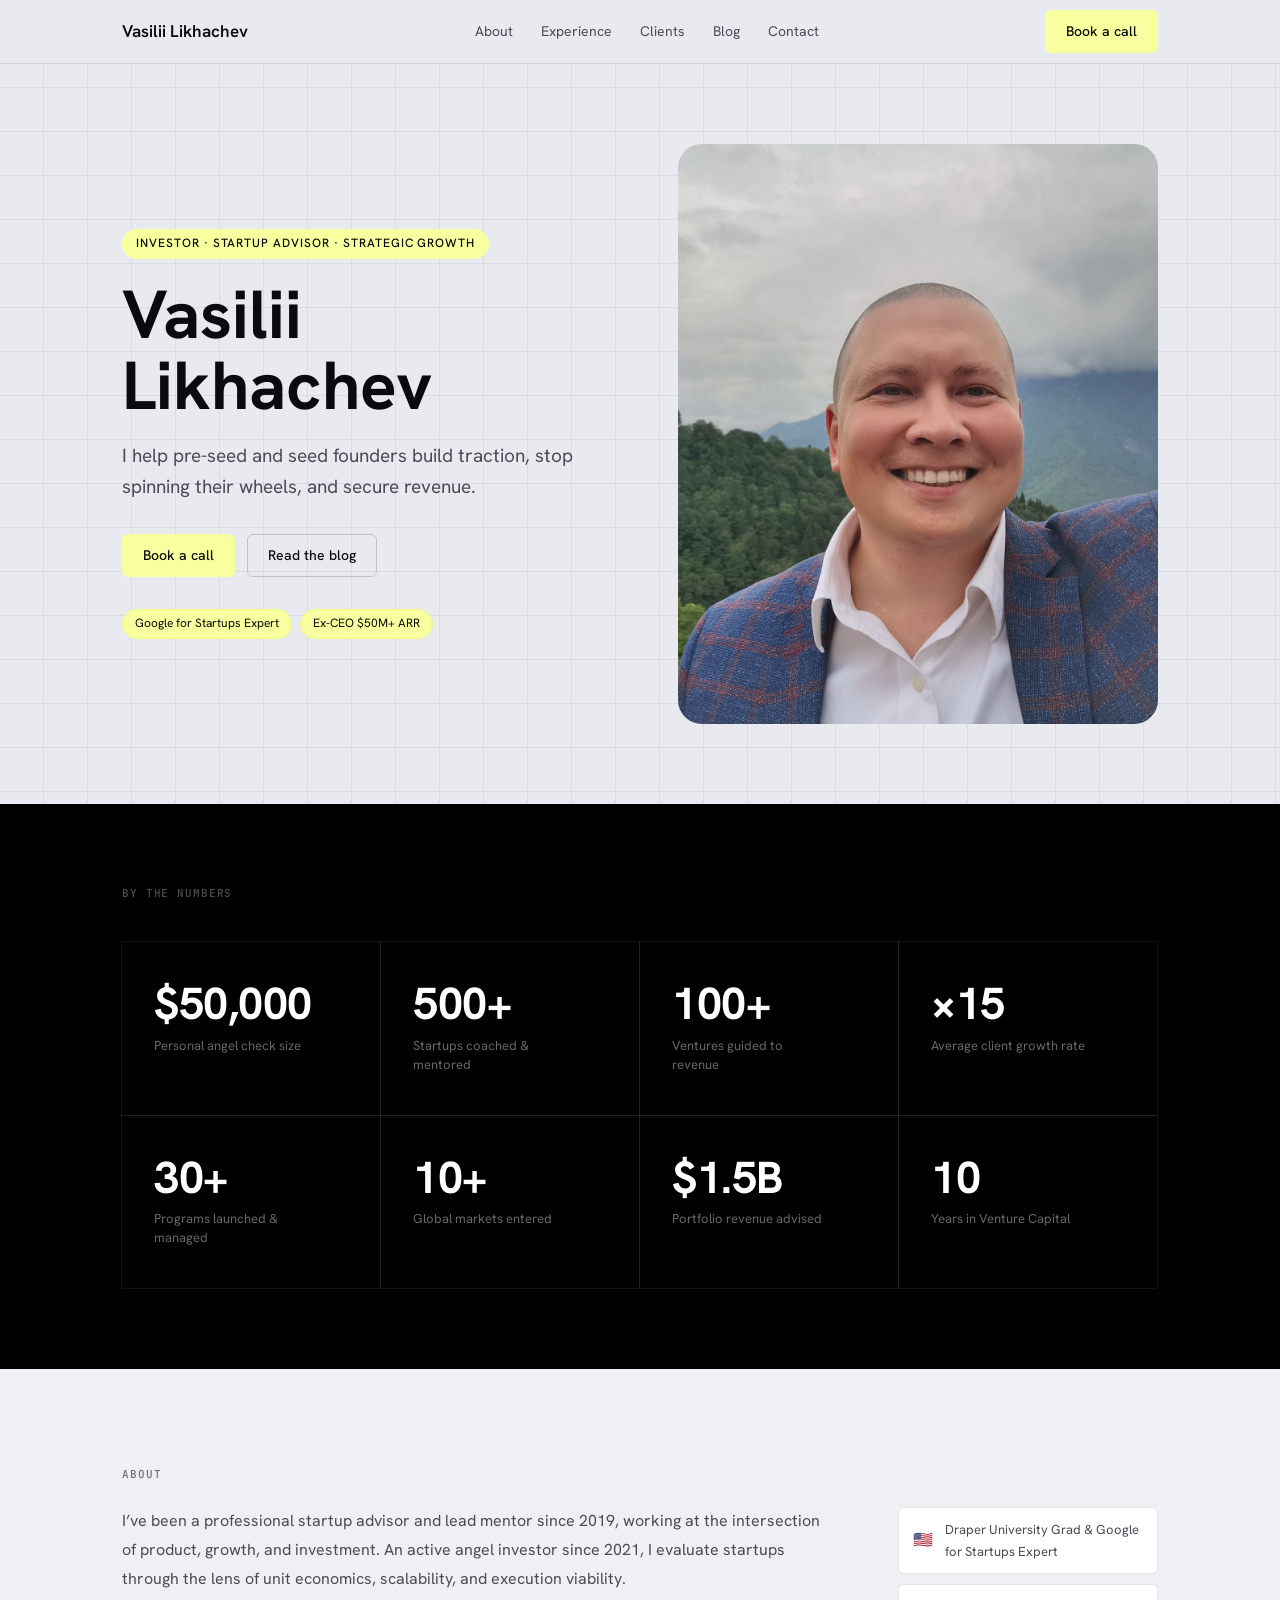
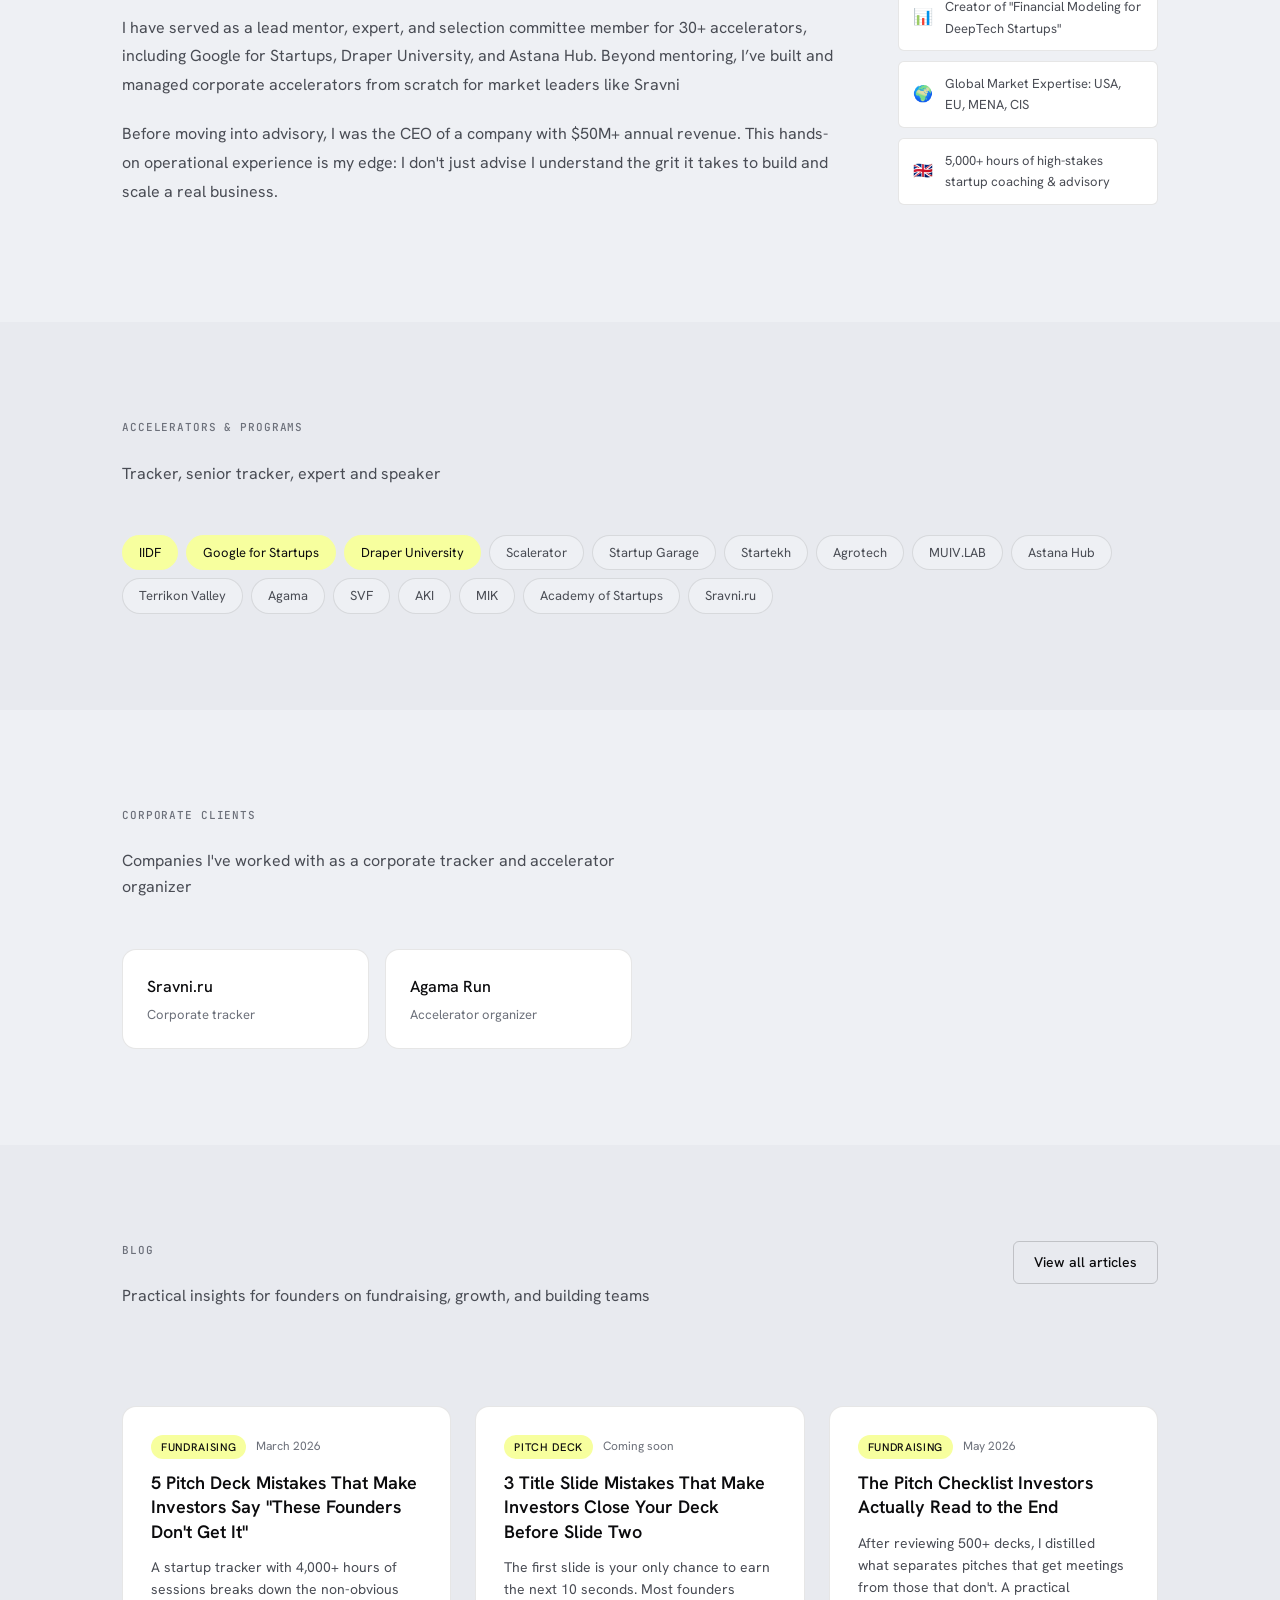
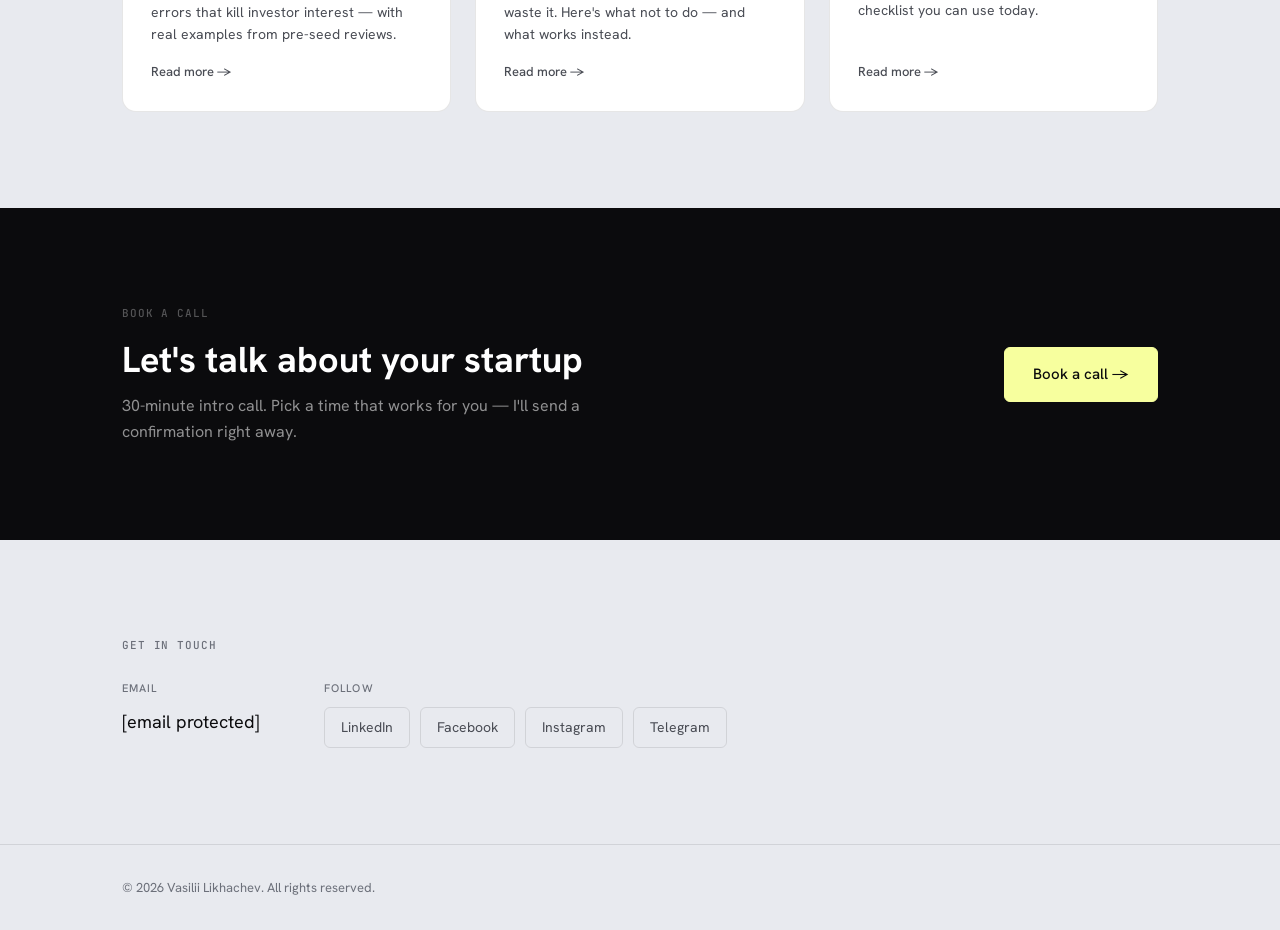
<file: index.html>
<!DOCTYPE html>
<html lang="en">
<head>
<script async src="https://www.googletagmanager.com/gtag/js?id=G-HC7ZQZ4S09"></script>
<script>
  window.dataLayer = window.dataLayer || [];
  function gtag(){dataLayer.push(arguments);}
  gtag('js', new Date());
  gtag('config', 'G-HC7ZQZ4S09');
</script>
<meta charset="UTF-8">
  <meta name="viewport" content="width=device-width, initial-scale=1.0">
  
  <title>Vasilii Likhachev — Startup Advisor, Investor & Strategic Growth Expert</title>
  
  <meta name="description" content="Strategic advisor and investor for seed & pre-seed founders. Helping startups build traction, secure revenue, and get investor-ready. Ex-CEO with $50M+ ARR experience.">
  
  <meta name="author" content="Vasilii Likhachev">
  <meta name="robots" content="index, follow">
  <link rel="canonical" href="https://vasiliilikhachev.com/">
  <link rel="icon" type="image/png" href="assets/images/favicon.png">
  <link rel="apple-touch-icon" href="assets/images/favicon.png">

  <meta property="og:type" content="website">
  <meta property="og:url" content="https://vasiliilikhachev.com/">
  <meta property="og:title" content="Vasilii Likhachev — Startup Advisor & Investor">
  <meta property="og:description" content="Stop spinning your wheels. I help founders build real traction, secure revenue, and scale to global markets. 4,000+ coaching hours.">
  <meta property="og:image" content="https://vasiliilikhachev.com/assets/images/og-image.jpg">

  <meta name="twitter:card" content="summary_large_image">
  <meta name="twitter:title" content="Vasilii Likhachev — Startup Advisor & Investor">
  <meta name="twitter:description" content="Helping pre-seed & seed founders build traction, secure revenue, and scale globally.">
  <meta name="twitter:image" content="https://vasiliilikhachev.com/assets/images/og-image.jpg">
  <script type="application/ld+json">{"@context":"https://schema.org","@type":"Person","name":"Vasilii Likhachev","jobTitle":"Startup Advisor, Investor, Business Development Expert","url":"https://vasiliilikhachev.com","sameAs":["https://www.linkedin.com/in/vasiliilikhachev","https://www.facebook.com/vasiliilikhachev","https://www.instagram.com/vasiliilikhachev"],"knowsAbout":["startup advisory","business tracking","fundraising","accelerator programs","business development"],"knowsLanguage":["Russian","English"],"description":"Professional business tracker and startup advisor since 2019."}</script>
  <link rel="preconnect" href="https://fonts.googleapis.com">
  <link rel="preconnect" href="https://fonts.gstatic.com" crossorigin>
  <link href="https://fonts.googleapis.com/css2?family=Hanken+Grotesk:ital,wght@0,300..800;1,300..700&family=JetBrains+Mono:wght@400;500;600&display=swap" rel="stylesheet">
  <link rel="stylesheet" href="assets/css/main.css">
  <link rel="stylesheet" href="assets/css/sections.css">
</head>
<body>

  <nav class="nav" id="nav" role="navigation" aria-label="Main navigation">
    <div class="nav-inner">
      <a href="/" class="nav-logo">Vasilii Likhachev</a>
      <ul class="nav-links" role="list">
        <li><a href="#about">About</a></li>
        <li><a href="#accelerators">Experience</a></li>
        <li><a href="#clients">Clients</a></li>
        <li><a href="#blog">Blog</a></li>
        <li><a href="#contact">Contact</a></li>
      </ul>
      <div class="nav-right">
        <a href="#calendar" class="btn btn-primary">Book a call</a>
      </div>
      <button class="nav-hamburger" id="hamburger" aria-label="Toggle menu" aria-expanded="false">
        <span></span><span></span><span></span>
      </button>
    </div>
  </nav>

  <div class="nav-mobile" id="nav-mobile" role="navigation" aria-label="Mobile navigation">
    <a href="#about">About</a>
    <a href="#accelerators">Experience</a>
    <a href="#clients">Clients</a>
    <a href="#blog">Blog</a>
    <a href="#contact">Contact</a>
    <a href="#calendar" class="btn btn-primary">Book a call</a>
  </div>

  <main>
    <section id="hero" class="hero-section">
      <div class="container">
        <div class="hero-inner">
          <div class="hero-content">
            <span class="hero-tag">INVESTOR · STARTUP ADVISOR · STRATEGIC GROWTH</span>
            <h1 class="hero-name">Vasilii Likhachev</h1>
            <p class="hero-sub">I help pre-seed and seed founders build traction, stop spinning their wheels, and secure revenue.</p>
            <div class="hero-ctas">
              <a href="#calendar" class="btn btn-primary">Book a call</a>
              <a href="#blog" class="btn btn-secondary">Read the blog</a>
            </div>
            <div class="hero-badges">
              <span class="badge">Google for Startups Expert</span>
              <span class="badge">Ex-CEO $50M+ ARR</span>
            </div>
          </div>
          <div class="hero-photo-wrap">
            <img src="assets/images/photo.jpg" alt="Vasilii Likhachev" class="hero-photo">
          </div>
        </div>
      </div>
    </section>

    <section id="stats" class="stats-section">
      <div class="container">
        <p class="section-label">By the numbers</p>
        <div class="stats-grid" id="stats-grid">
          <div class="stat-card" style="animation-delay:0.05s">
            <div class="stat-value">$50000</div>
            <div class="stat-label">Personal angel check size</div>
          </div>
          <div class="stat-card" style="animation-delay:0.12s">
            <div class="stat-value">500+</div>
            <div class="stat-label">Startups coached & mentored</div>
          </div>
          <div class="stat-card" style="animation-delay:0.19s">
            <div class="stat-value">100+</div>
            <div class="stat-label">Ventures guided to revenue</div>
          </div>
          <div class="stat-card" style="animation-delay:0.26s">
            <div class="stat-value">×15</div>
            <div class="stat-label">Average client growth rate</div>
          </div>
          <div class="stat-card" style="animation-delay:0.33s">
            <div class="stat-value">30+</div>
            <div class="stat-label">Programs launched & managed</div>
          </div>
          <div class="stat-card" style="animation-delay:0.40s">
            <div class="stat-value">10+</div>
            <div class="stat-label">Global markets entered</div>
          </div>
          <div class="stat-card" style="animation-delay:0.47s">
            <div class="stat-value">$1.5B</div>
            <div class="stat-label">Portfolio revenue advised</div>
          </div>
          <div class="stat-card" style="animation-delay:0.54s" data-no-counter>
  <div class="stat-value">10</div>
  <div class="stat-label">Years in Venture Capital</div>
</div>
        </div>
      </div>
    </section>

    <section id="about" class="about-section reveal">
      <div class="container">
        <p class="section-label">About</p>
        <div class="about-grid">
          <div class="about-text">
            <p>I’ve been a professional startup advisor and lead mentor since 2019, working at the intersection of product, growth, and investment. An active angel investor since 2021, I evaluate startups through the lens of unit economics, scalability, and execution viability.</p>
            <p>I have served as a lead mentor, expert, and selection committee member for 30+ accelerators, including Google for Startups, Draper University, and Astana Hub. Beyond mentoring, I’ve built and managed corporate accelerators from scratch for market leaders like Sravni</p>
            <p>Before moving into advisory, I was the CEO of a company with $50M+ annual revenue. This hands-on operational experience is my edge: I don't just advise I understand the grit it takes to build and scale a real business.</p>
          </div>
          <div class="about-facts">
            <div class="fact-item"><span class="fact-icon">🇺🇸</span><span>Draper University Grad & Google for Startups Expert</span></div>
            <div class="fact-item"><span class="fact-icon">📊</span><span>Creator of "Financial Modeling for DeepTech Startups"</span></div>
            <div class="fact-item"><span class="fact-icon">🌍</span><span>Global Market Expertise: USA, EU, MENA, CIS</span></div>
            <div class="fact-item"><span class="fact-icon">🇬🇧</span><span>5,000+ hours of high-stakes startup coaching & advisory</span></div>
          </div>
        </div>
      </div>
    </section>

    <section id="accelerators" class="accel-section reveal">
      <div class="container">
        <p class="section-label">Accelerators & Programs</p>
        <p class="section-sub">Tracker, senior tracker, expert and speaker</p>
        <div class="accel-grid">
                    <span class="accel-tag accel-featured">IIDF</span>
          <span class="accel-tag accel-featured">Google for Startups</span>
          <span class="accel-tag accel-featured">Draper University</span>
          <span class="accel-tag">Scalerator</span>
          <span class="accel-tag">Startup Garage</span>
          <span class="accel-tag">Startekh</span>
          <span class="accel-tag">Agrotech</span>
          <span class="accel-tag">MUIV.LAB</span>
          <span class="accel-tag">Astana Hub</span>
          <span class="accel-tag">Terrikon Valley</span>
          <span class="accel-tag">Agama</span>
          
          <span class="accel-tag">SVF</span>
          <span class="accel-tag">AKI</span>
          <span class="accel-tag">MIK</span>
          
          <span class="accel-tag">Academy of Startups</span>
          <span class="accel-tag">Sravni.ru</span>
        </div>
      </div>
    </section>

    <section id="clients" class="clients-section reveal">
      <div class="container">
        <p class="section-label">Corporate Clients</p>
        <p class="section-sub">Companies I've worked with as a corporate tracker and accelerator organizer</p>
        <div class="clients-grid">
<div class="client-card"><div class="client-name">Sravni.ru</div><div class="client-role">Corporate tracker</div></div>
          <div class="client-card"><div class="client-name">Agama Run</div><div class="client-role">Accelerator organizer</div></div>
          
        </div>
      </div>
    </section>

    <section id="blog" class="blog-section reveal">
      <div class="container">
        <div class="blog-header">
          <div>
            <p class="section-label">Blog</p>
            <p class="section-sub">Practical insights for founders on fundraising, growth, and building teams</p>
          </div>
          <a href="blog/" class="btn btn-secondary">View all articles</a>
        </div>
        <div class="blog-grid">
          <article class="blog-card">
            <div class="blog-card-meta">
              <span class="blog-tag">Fundraising</span>
              <span class="blog-date">March 2026</span>
            </div>
            <h3 class="blog-card-title">5 Pitch Deck Mistakes That Make Investors Say "These Founders Don't Get It"</h3>
            <p class="blog-card-excerpt">A startup tracker with 4,000+ hours of sessions breaks down the non-obvious errors that kill investor interest — with real examples from pre-seed reviews.</p>
            <a href="blog/pitch-deck-mistakes.html" class="blog-read-more">Read more →</a>
          </article>
          <article class="blog-card">
            <div class="blog-card-meta">
              <span class="blog-tag">Pitch Deck</span>
              <span class="blog-date">Coming soon</span>
            </div>
            <h3 class="blog-card-title">3 Title Slide Mistakes That Make Investors Close Your Deck Before Slide Two</h3>
            <p class="blog-card-excerpt">The first slide is your only chance to earn the next 10 seconds. Most founders waste it. Here's what not to do — and what works instead.</p>
            <a href="blog/title-slide-mistakes.html" class="blog-read-more">Read more →</a>
          </article>
          <article class="blog-card">
            <div class="blog-card-meta">
              <span class="blog-tag">Fundraising</span>
              <span class="blog-date">May 2026</span>
            </div>
            <h3 class="blog-card-title">The Pitch Checklist Investors Actually Read to the End</h3>
            <p class="blog-card-excerpt">After reviewing 500+ decks, I distilled what separates pitches that get meetings from those that don't. A practical checklist you can use today.</p>
            <div style="display:flex;align-items:center;gap:12px;margin-top:4px;">
              <a href="blog/pitch-checklist-en.html" class="blog-read-more">Read more →</a>
            </div>
          </article>
        </div>
      </div>
    </section>

    <section id="calendar" class="calendar-section reveal">
      <div class="container">
        <div class="calendar-cta-block">
          <div class="calendar-cta-text">
            <p class="section-label">Book a call</p>
            <h2 class="calendar-cta-title">Let's talk about your startup</h2>
            <p class="calendar-cta-sub">30-minute intro call. Pick a time that works for you — I'll send a confirmation right away.</p>
          </div>
          <a href="https://calendar.google.com/calendar/appointments/schedules/AcZssZ2U17IsHTiEmaJ8PmjVPsKY2xv77OGvxIFxQ6ffpECCGoOkTWEo3-iez7aCyBB7AZQqOzXJ02kF?gv=true" class="btn btn-primary calendar-cta-btn" target="_blank" rel="noopener noreferrer">Book a call →</a>
        </div>
      </div>
    </section>

    <section id="contact" class="contact-section reveal">
      <div class="container">
        <p class="section-label">Get in touch</p>
        <div class="contact-grid">
          <div class="contact-block">
            <span class="contact-label">Email</span>
            <a href="/cdn-cgi/l/email-protection#6b0702030a08030e1d1d0a180207122b0c060a020745080406" class="contact-value"><span class="__cf_email__" data-cfemail="e08c89888183888596968193898c99a0878d81898cce838f8d">[email&#160;protected]</span></a>
          </div>
          <div class="contact-block">
            <span class="contact-label">Follow</span>
            <div class="social-links">
              <a href="https://www.linkedin.com/in/vasilii-likhachev-796756208/" class="social-link" target="_blank" rel="noopener noreferrer">LinkedIn</a>
              <a href="https://www.facebook.com/likhachevvasilii" class="social-link" target="_blank" rel="noopener noreferrer">Facebook</a>
              <a href="https://www.instagram.com/lihachevvasily/" class="social-link" target="_blank" rel="noopener noreferrer">Instagram</a>
              <a href="https://t.me/lihachevvasily" class="social-link" target="_blank" rel="noopener noreferrer">Telegram</a>
            </div>
   
        </div>
      </div>
    </section>
  </main>

  <footer class="footer">
    <div class="container footer-inner">
      <span>© 2026 Vasilii Likhachev. All rights reserved.</span>
    </div>
  </footer>

  <script src="assets/js/main.js"></script>
</body>
</html>
</file>
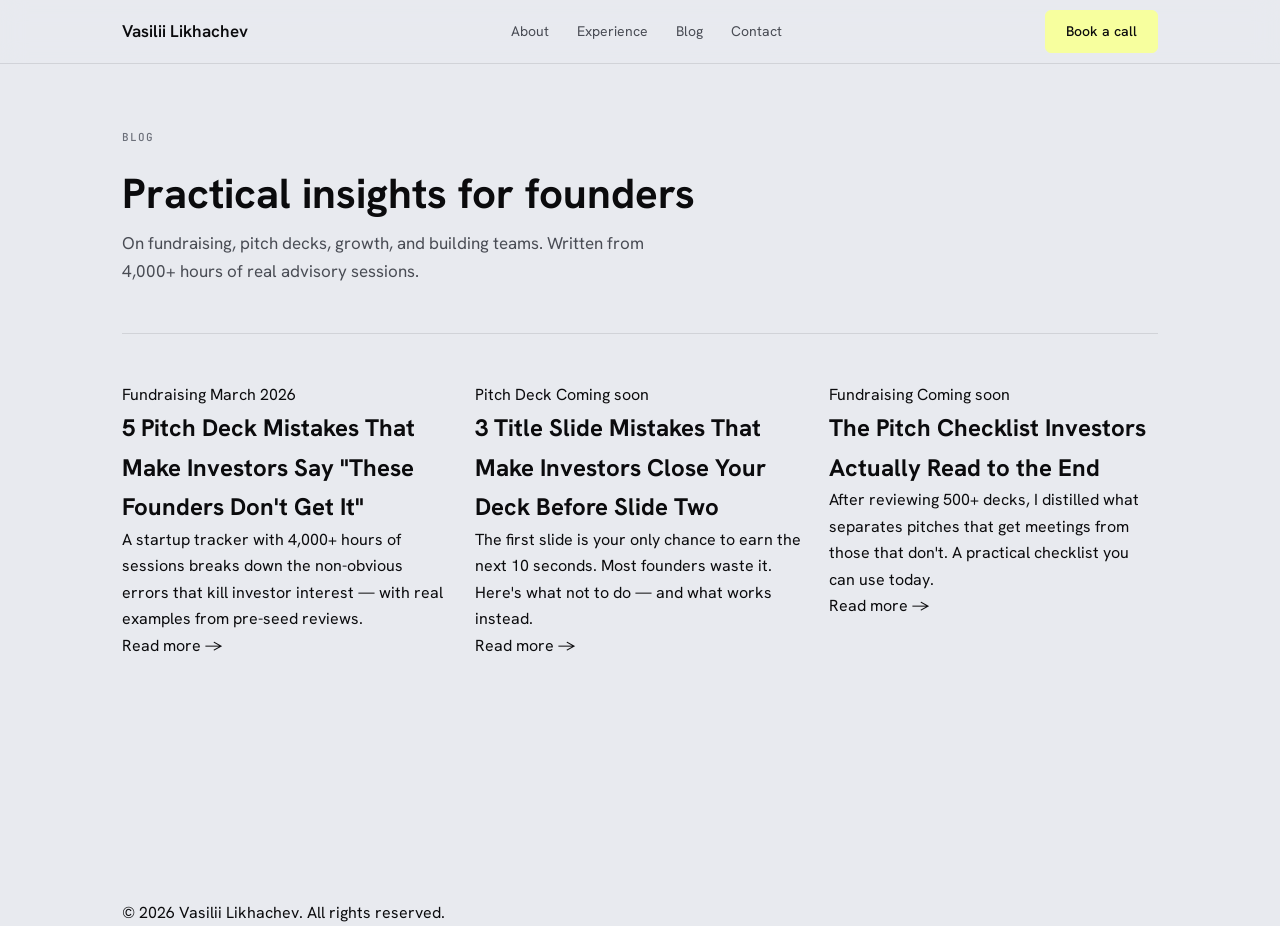
<file: blog/index.html>
<!DOCTYPE html>
<html lang="en">
<head>
<script async src="https://www.googletagmanager.com/gtag/js?id=G-HC7ZQZ4S09"></script>
<script>
  window.dataLayer = window.dataLayer || [];
  function gtag(){dataLayer.push(arguments);}
  gtag('js', new Date());
  gtag('config', 'G-HC7ZQZ4S09');
</script>
  <meta charset="UTF-8">
  <meta name="viewport" content="width=device-width, initial-scale=1.0">
  <title>Blog — Vasilii Likhachev</title>
  <meta name="description" content="Practical insights for seed and pre-seed founders on fundraising, pitch decks, growth, and building teams. By startup advisor Vasilii Likhachev.">
  <meta name="robots" content="index, follow">
  <link rel="icon" type="image/png" href="../assets/images/favicon.png">
  <link rel="apple-touch-icon" href="../assets/images/favicon.png">
  <link rel="canonical" href="https://vasiliilikhachev.com/blog/">
  <link rel="preconnect" href="https://fonts.googleapis.com">
  <link rel="preconnect" href="https://fonts.gstatic.com" crossorigin>
  <link href="https://fonts.googleapis.com/css2?family=Hanken+Grotesk:ital,wght@0,300..800;1,300..700&family=JetBrains+Mono:wght@400;500;600&display=swap" rel="stylesheet">
  <link rel="stylesheet" href="../assets/css/main.css">
  <link rel="stylesheet" href="../assets/css/blog-index.css">
</head>
<body>

  <nav class="nav" id="nav" role="navigation">
    <div class="nav-inner">
      <a href="/" class="nav-logo">Vasilii Likhachev</a>
      <ul class="nav-links" role="list">
        <li><a href="/#about">About</a></li>
        <li><a href="/#accelerators">Experience</a></li>
        <li><a href="/#blog">Blog</a></li>
        <li><a href="/#contact">Contact</a></li>
      </ul>
      <div class="nav-right">
        <a href="/#calendar" class="btn btn-primary">Book a call</a>
      </div>
      <button class="nav-hamburger" id="hamburger" aria-label="Toggle menu" aria-expanded="false">
        <span></span><span></span><span></span>
      </button>
    </div>
  </nav>

  <div class="nav-mobile" id="nav-mobile">
    <a href="/#about">About</a>
    <a href="/#accelerators">Experience</a>
    <a href="/#blog">Blog</a>
    <a href="/#contact">Contact</a>
    <a href="/#calendar" class="btn btn-primary">Book a call</a>
  </div>

  <main class="blog-index-main">
    <div class="container">
      <div class="blog-index-header">
        <p class="section-label">Blog</p>
        <h1 class="blog-index-title">Practical insights for founders</h1>
        <p class="blog-index-sub">On fundraising, pitch decks, growth, and building teams. Written from 4,000+ hours of real advisory sessions.</p>
      </div>

      <div class="blog-index-grid">

        <article class="blog-card">
          <div class="blog-card-meta">
            <span class="blog-tag">Fundraising</span>
            <span class="blog-date">March 2026</span>
          </div>
          <h2 class="blog-card-title">5 Pitch Deck Mistakes That Make Investors Say "These Founders Don't Get It"</h2>
          <p class="blog-card-excerpt">A startup tracker with 4,000+ hours of sessions breaks down the non-obvious errors that kill investor interest — with real examples from pre-seed reviews.</p>
          <a href="pitch-deck-mistakes.html" class="blog-read-more">Read more →</a>
        </article>

        <article class="blog-card">
          <div class="blog-card-meta">
            <span class="blog-tag">Pitch Deck</span>
            <span class="blog-date">Coming soon</span>
          </div>
          <h2 class="blog-card-title">3 Title Slide Mistakes That Make Investors Close Your Deck Before Slide Two</h2>
          <p class="blog-card-excerpt">The first slide is your only chance to earn the next 10 seconds. Most founders waste it. Here's what not to do — and what works instead.</p>
          <a href="title-slide-mistakes.html" class="blog-read-more">Read more →</a>
        </article>

        <article class="blog-card">
          <div class="blog-card-meta">
            <span class="blog-tag">Fundraising</span>
            <span class="blog-date">Coming soon</span>
          </div>
          <h2 class="blog-card-title">The Pitch Checklist Investors Actually Read to the End</h2>
          <p class="blog-card-excerpt">After reviewing 500+ decks, I distilled what separates pitches that get meetings from those that don't. A practical checklist you can use today.</p>
          <a href="pitch-checklist-en.html" class="blog-read-more">Read more →</a>
        </article>

      </div>
    </div>
  </main>

  <footer class="footer">
    <div class="container footer-inner">
      <span>© 2026 Vasilii Likhachev. All rights reserved.</span>
    </div>
  </footer>

  <script src="../assets/js/main.js"></script>
</body>
</html>
</file>
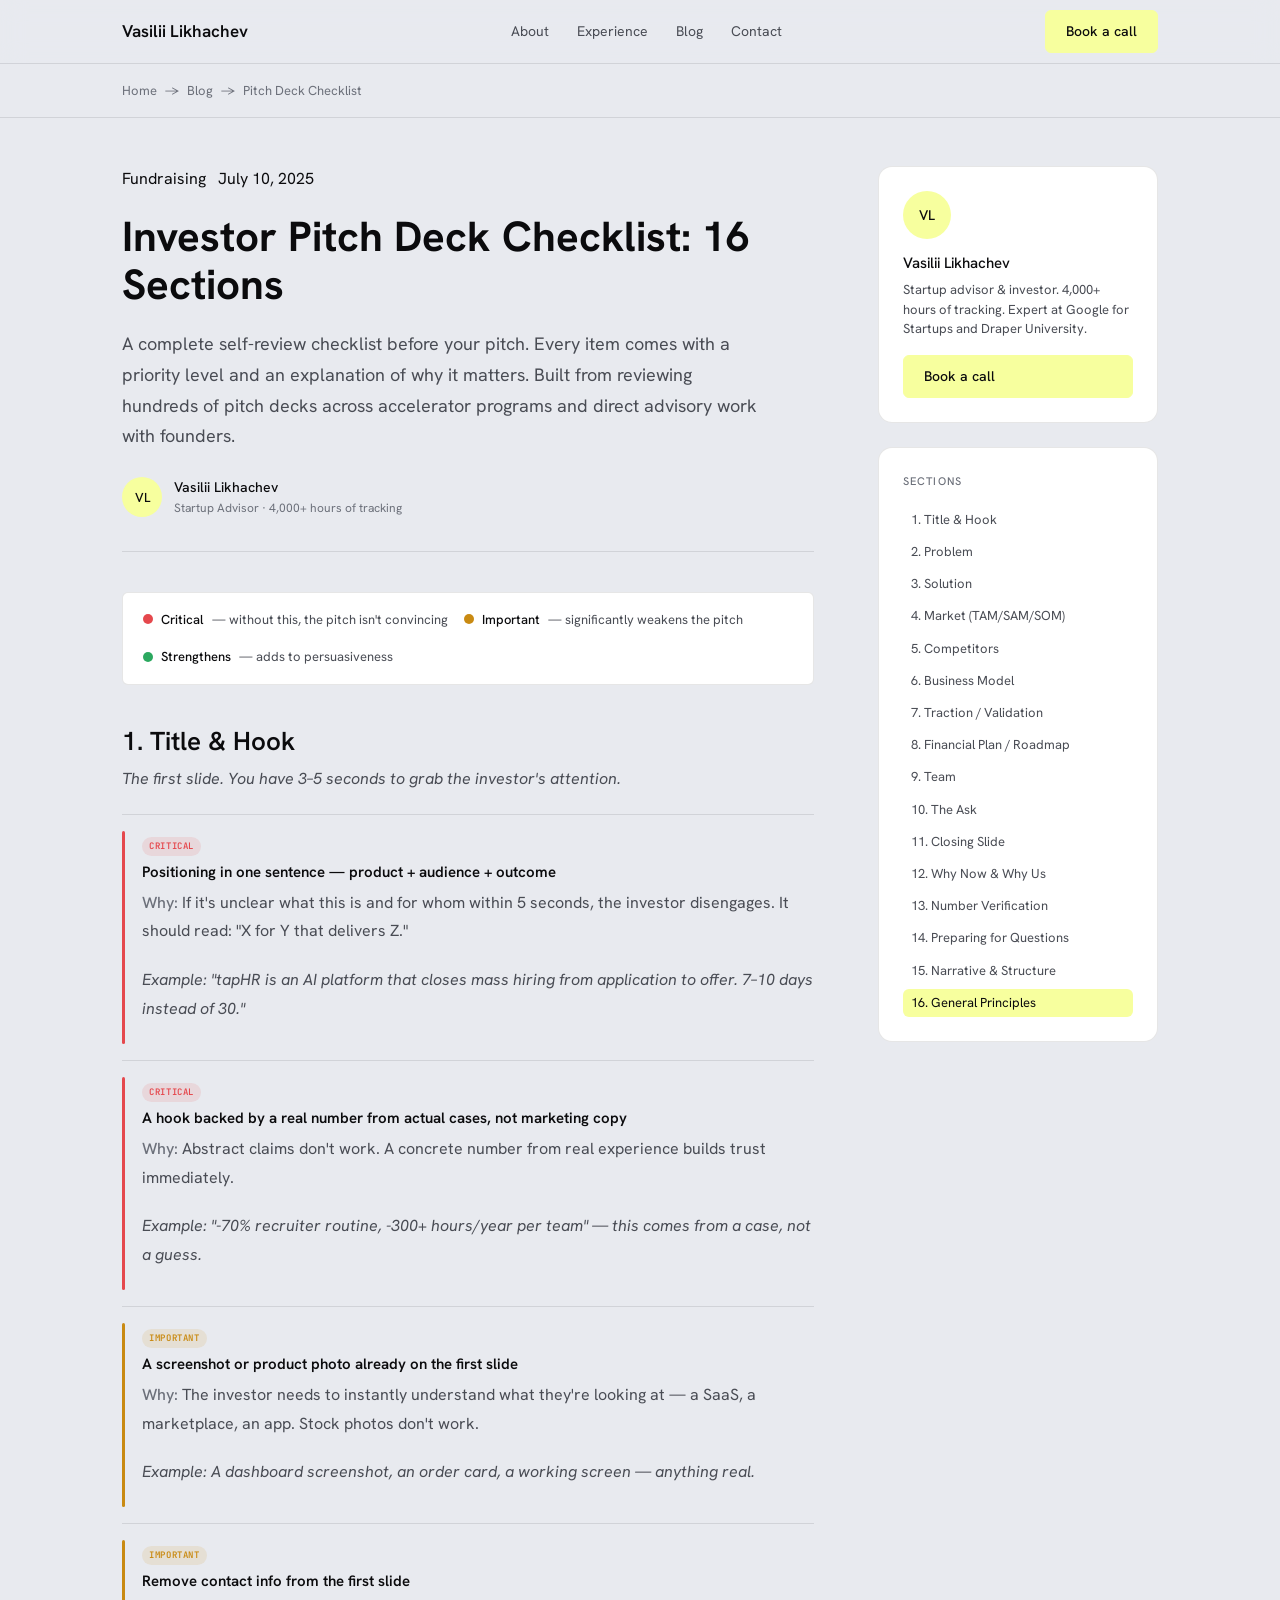
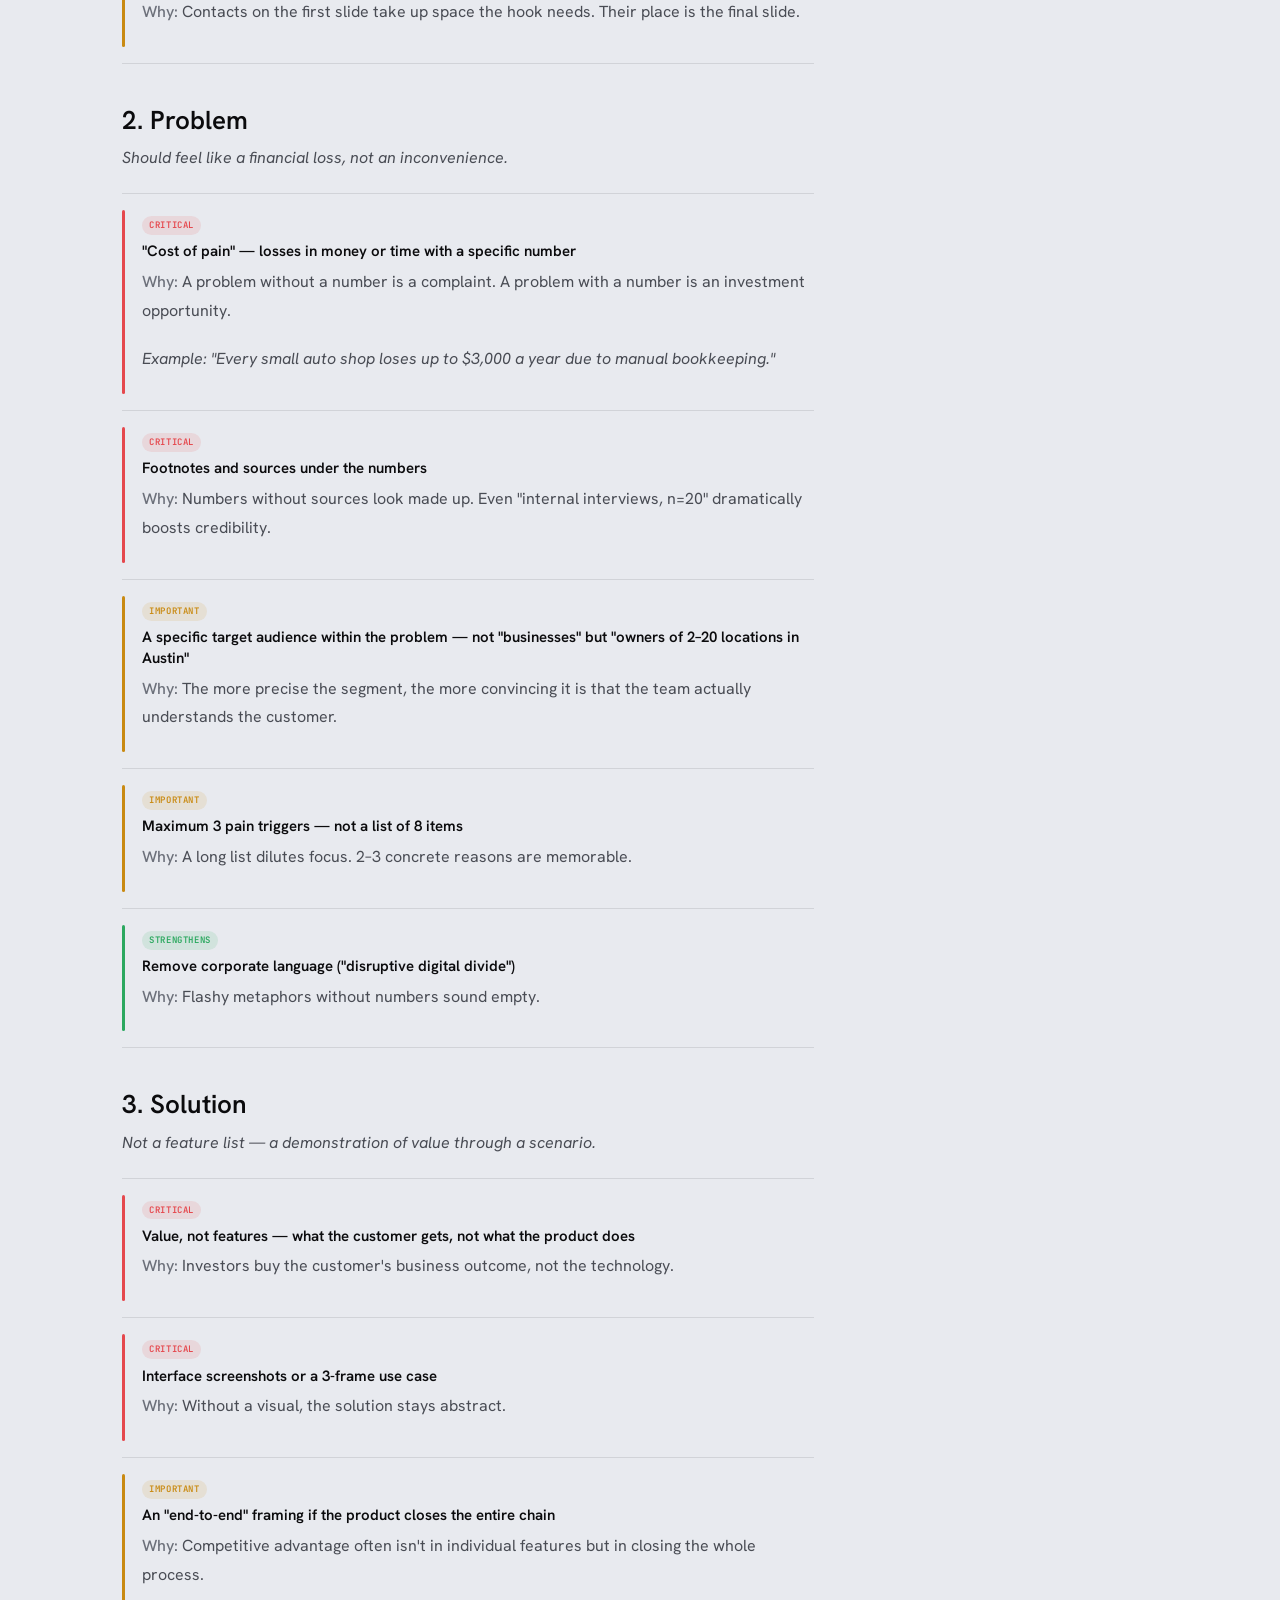
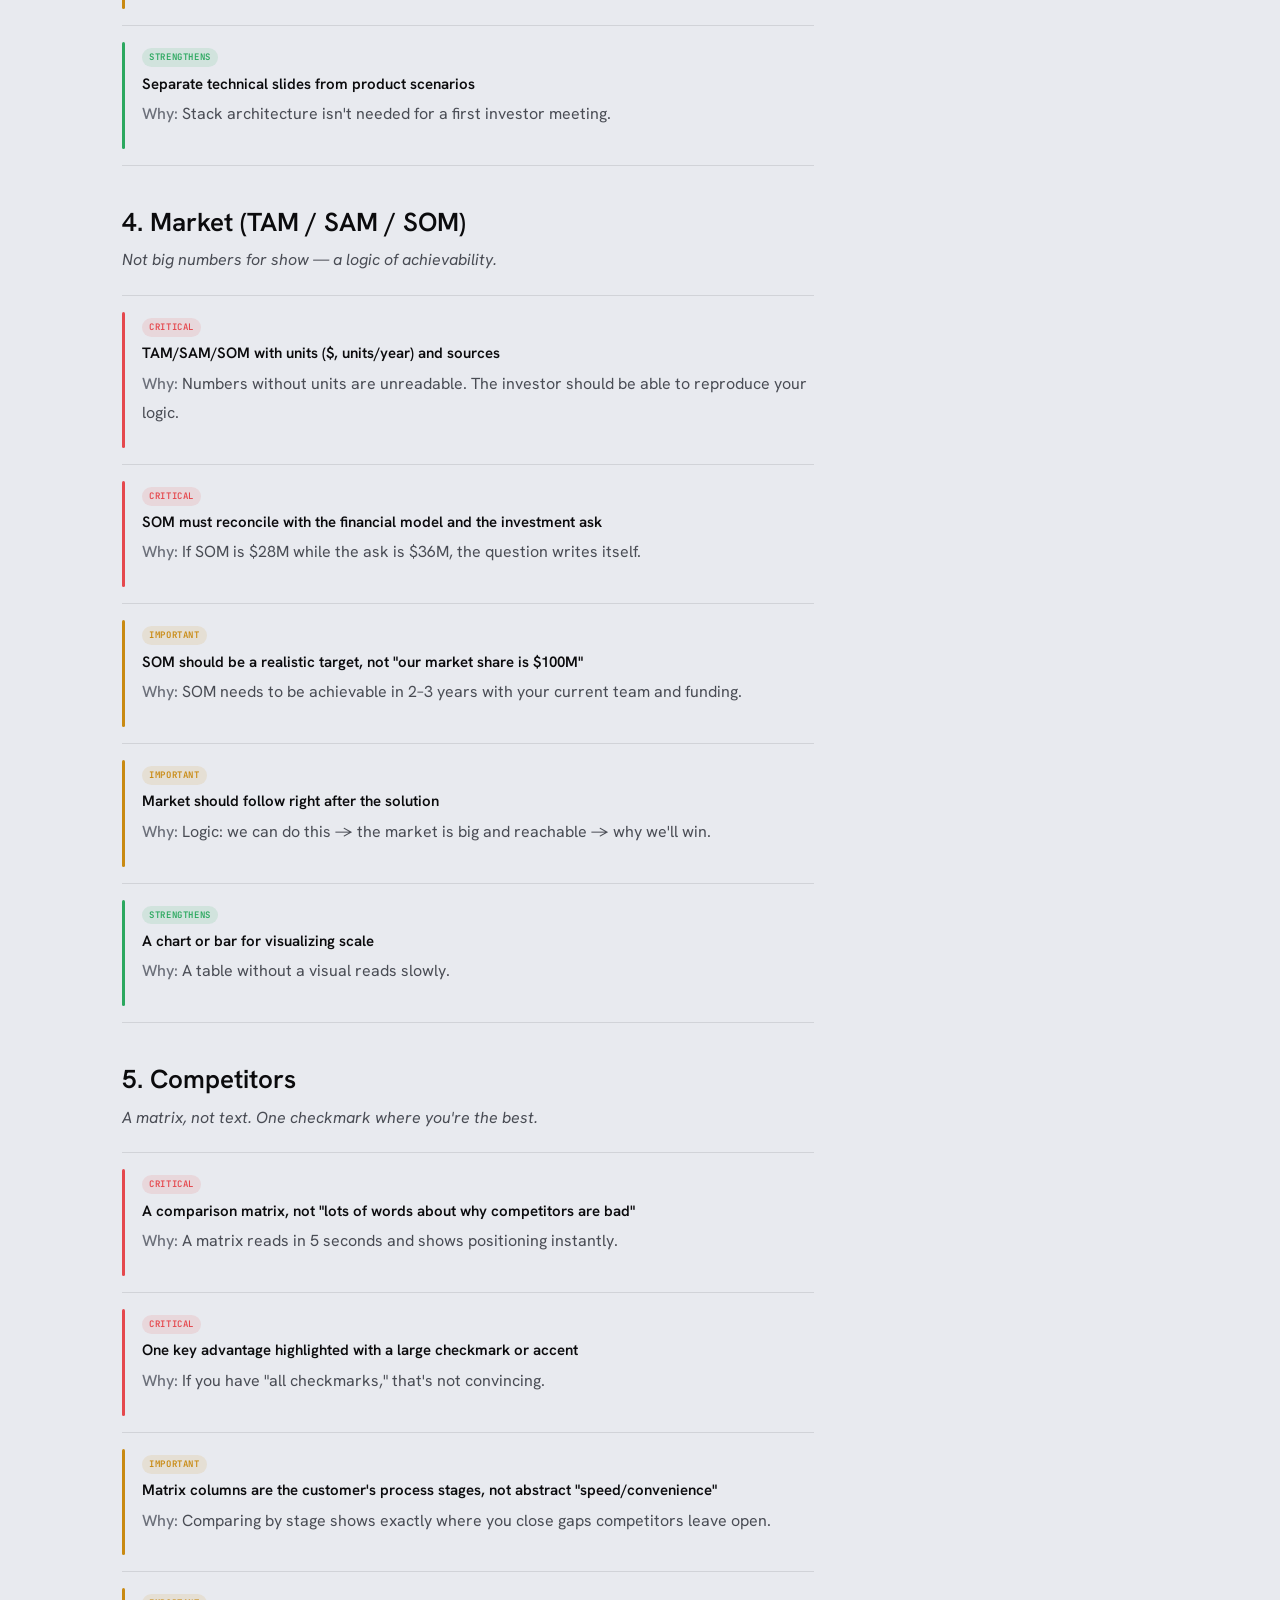
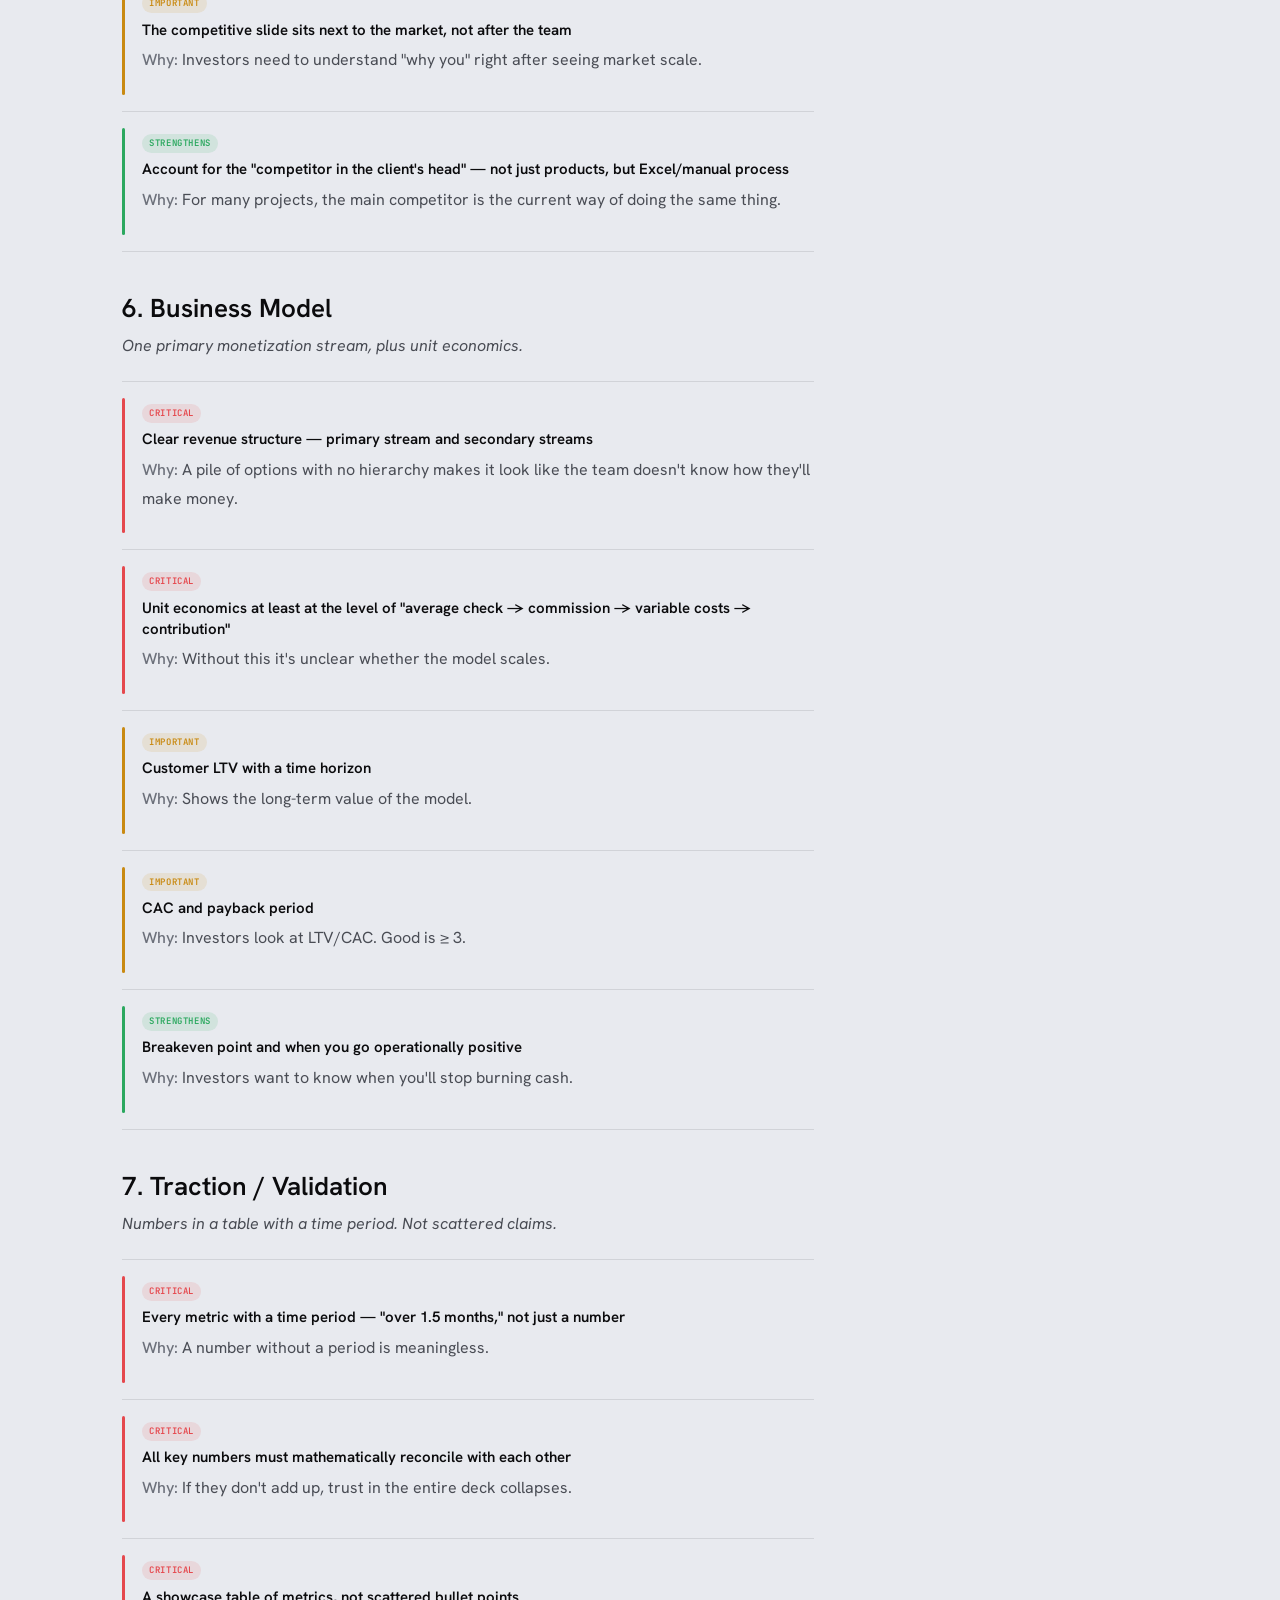
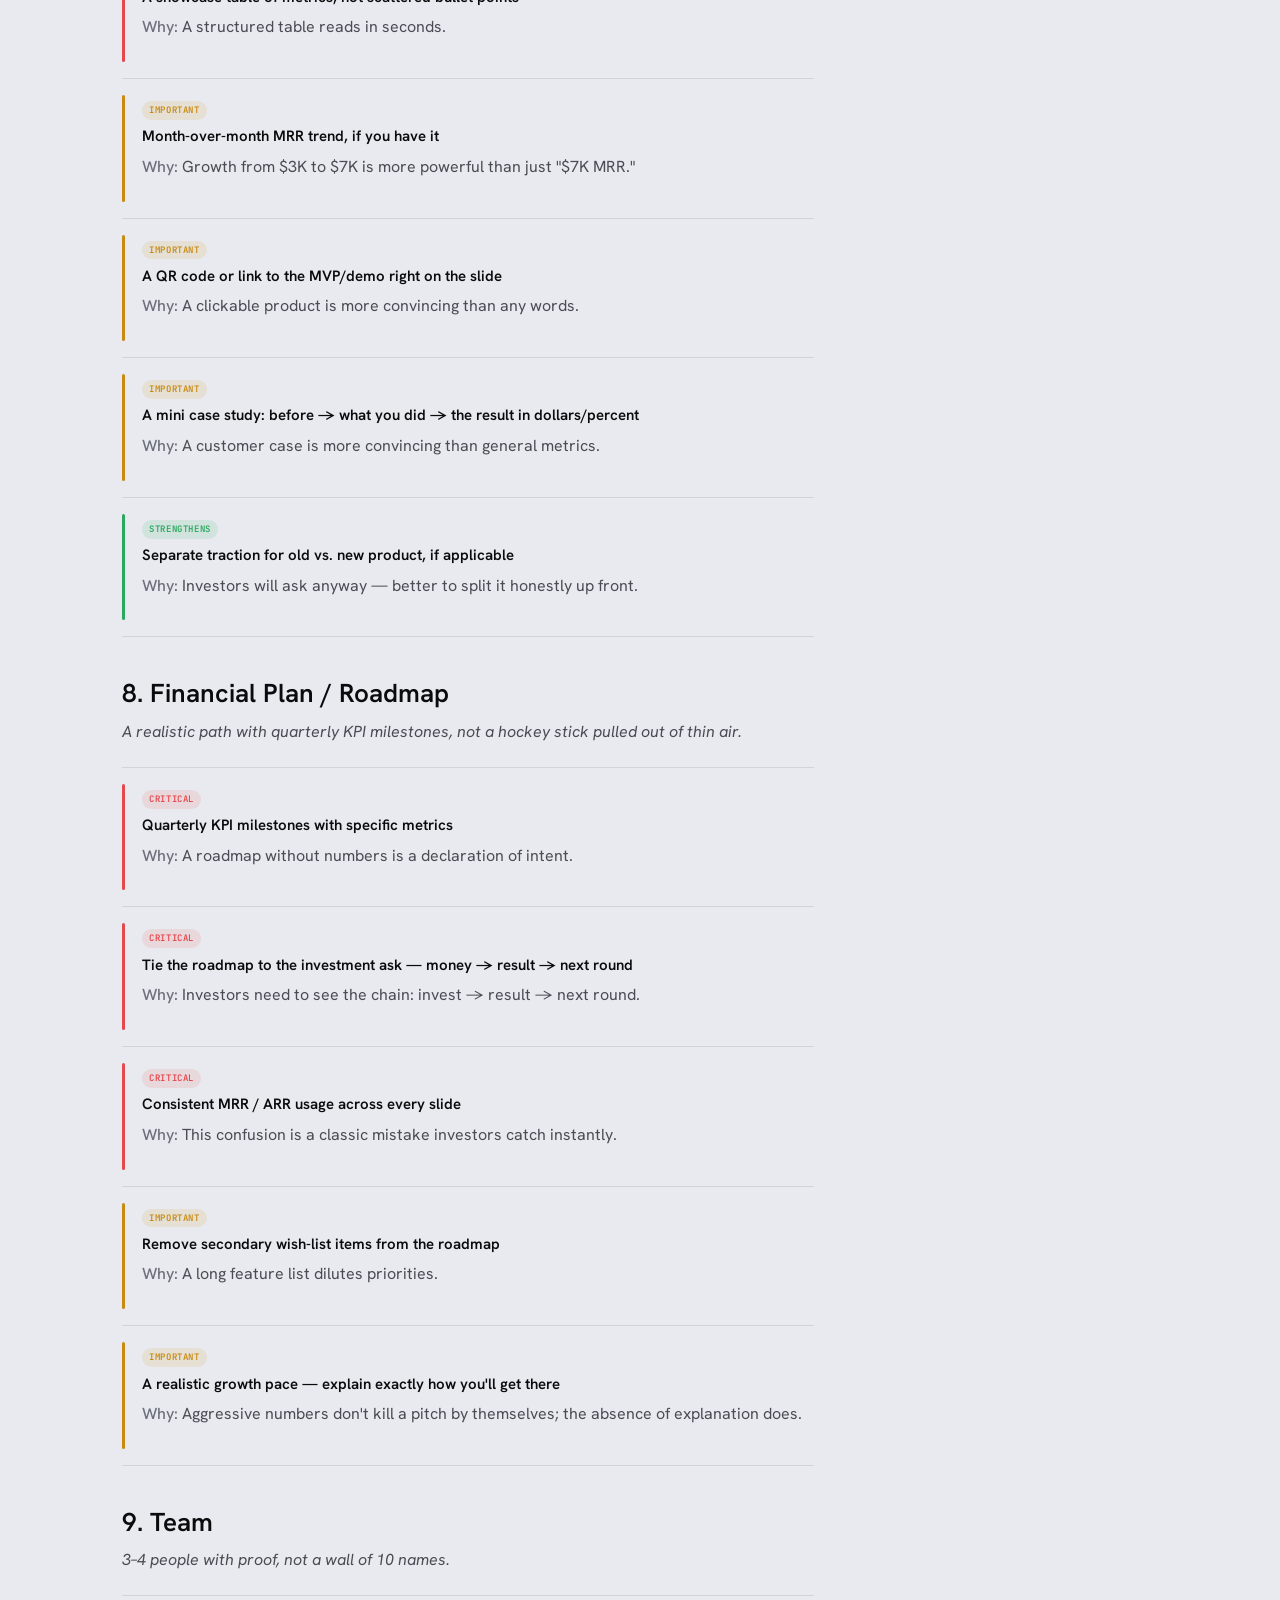
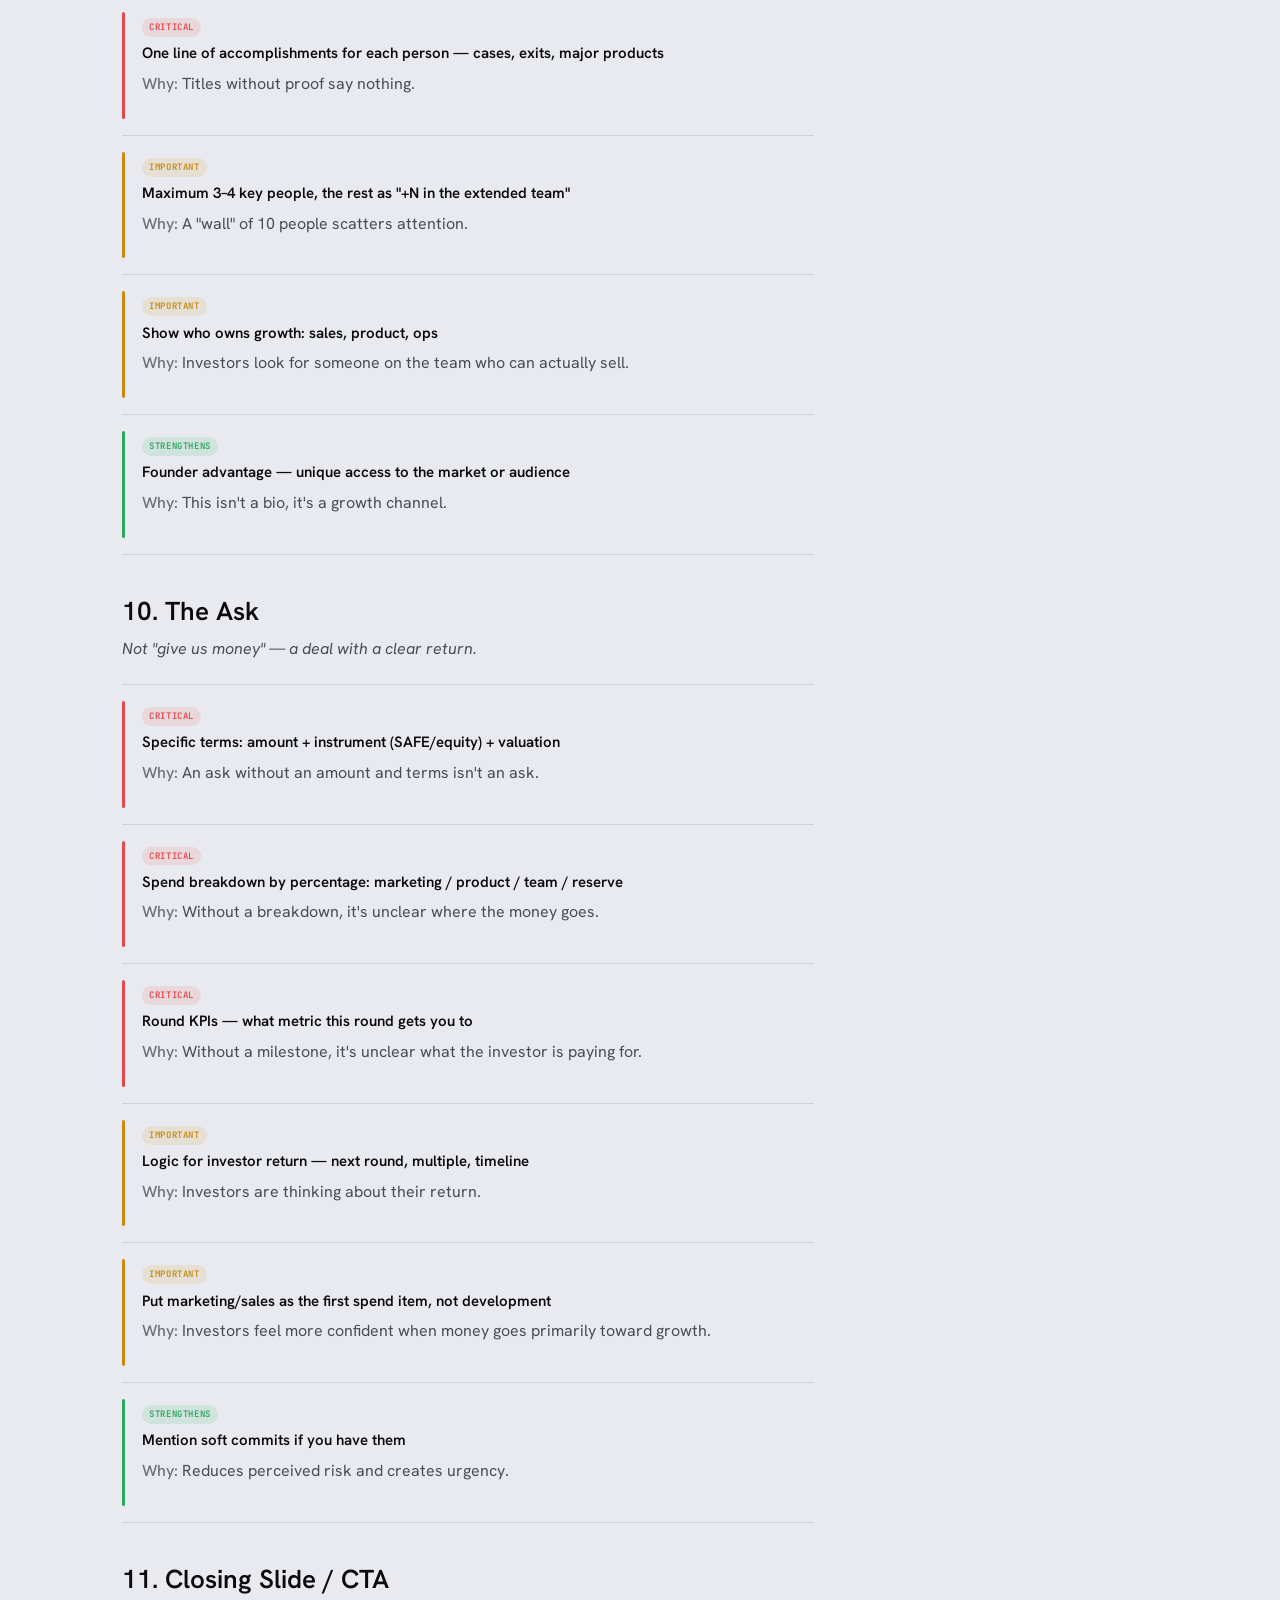
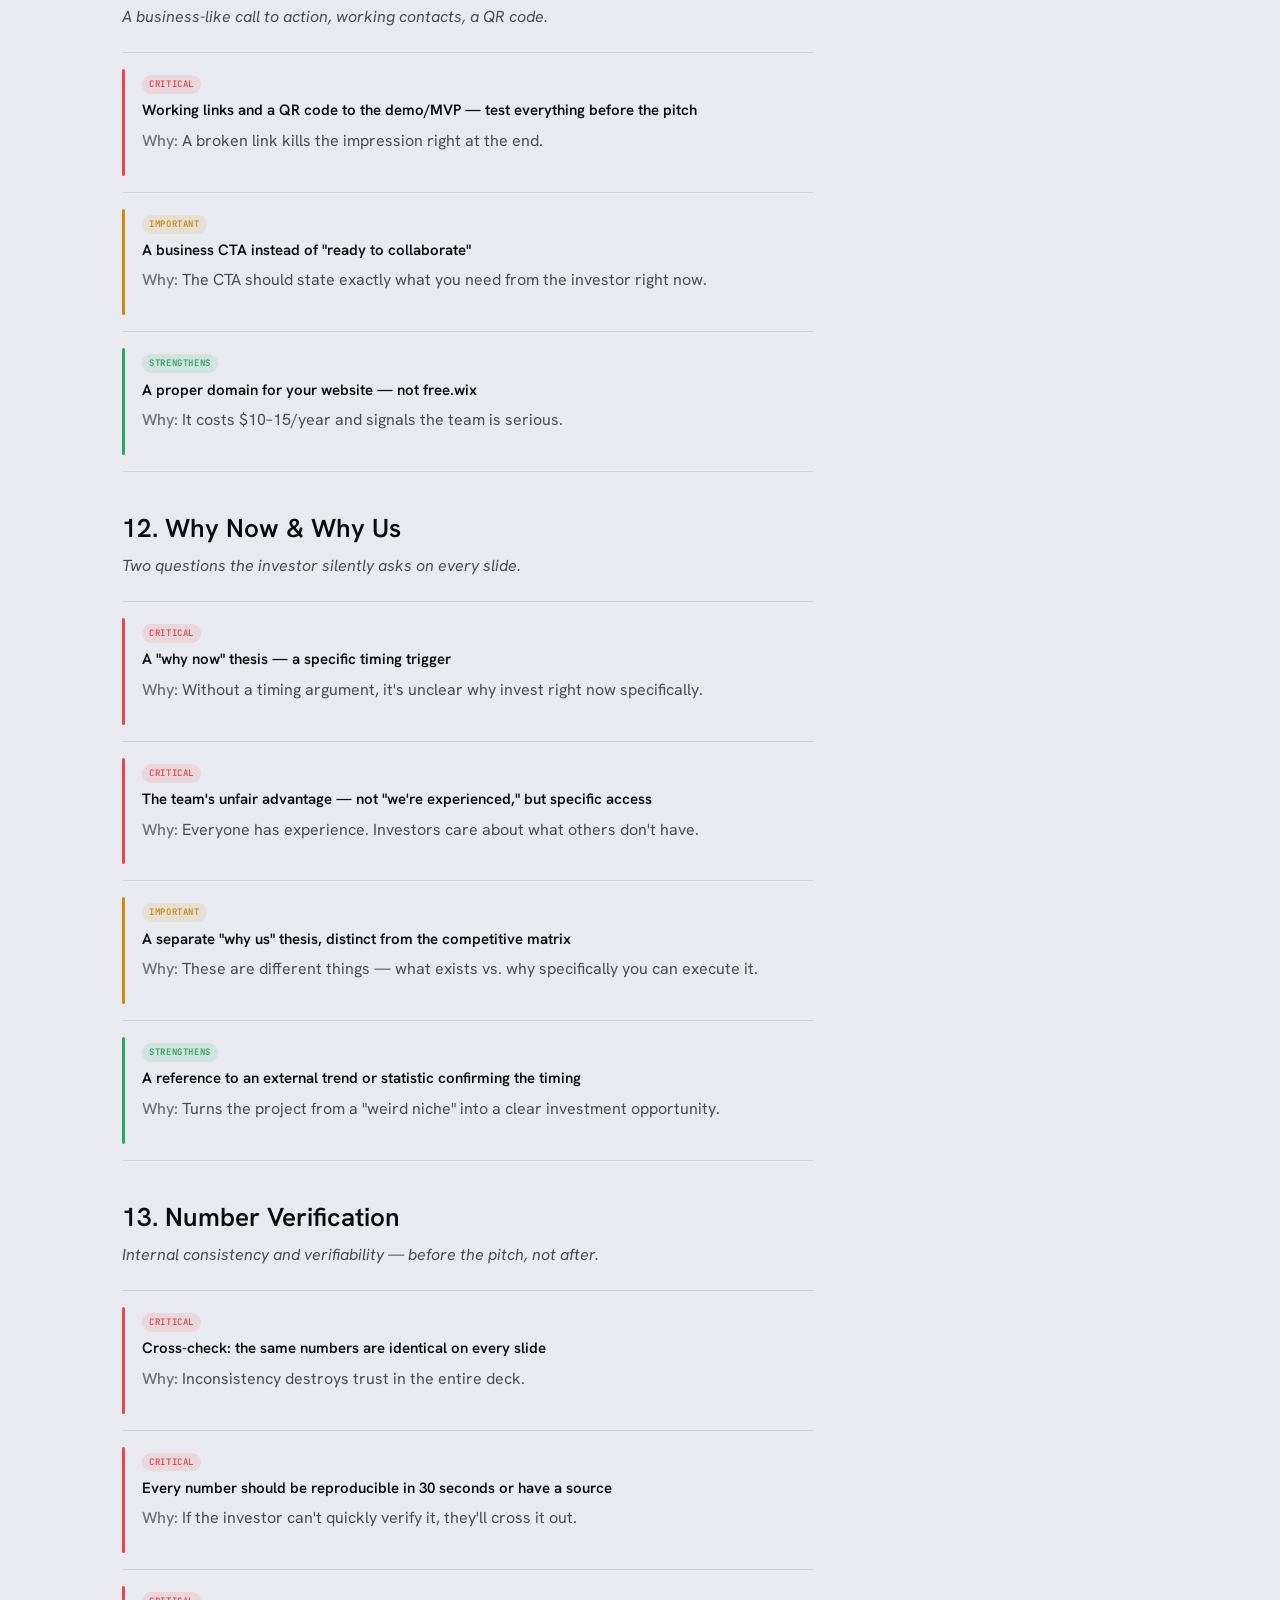
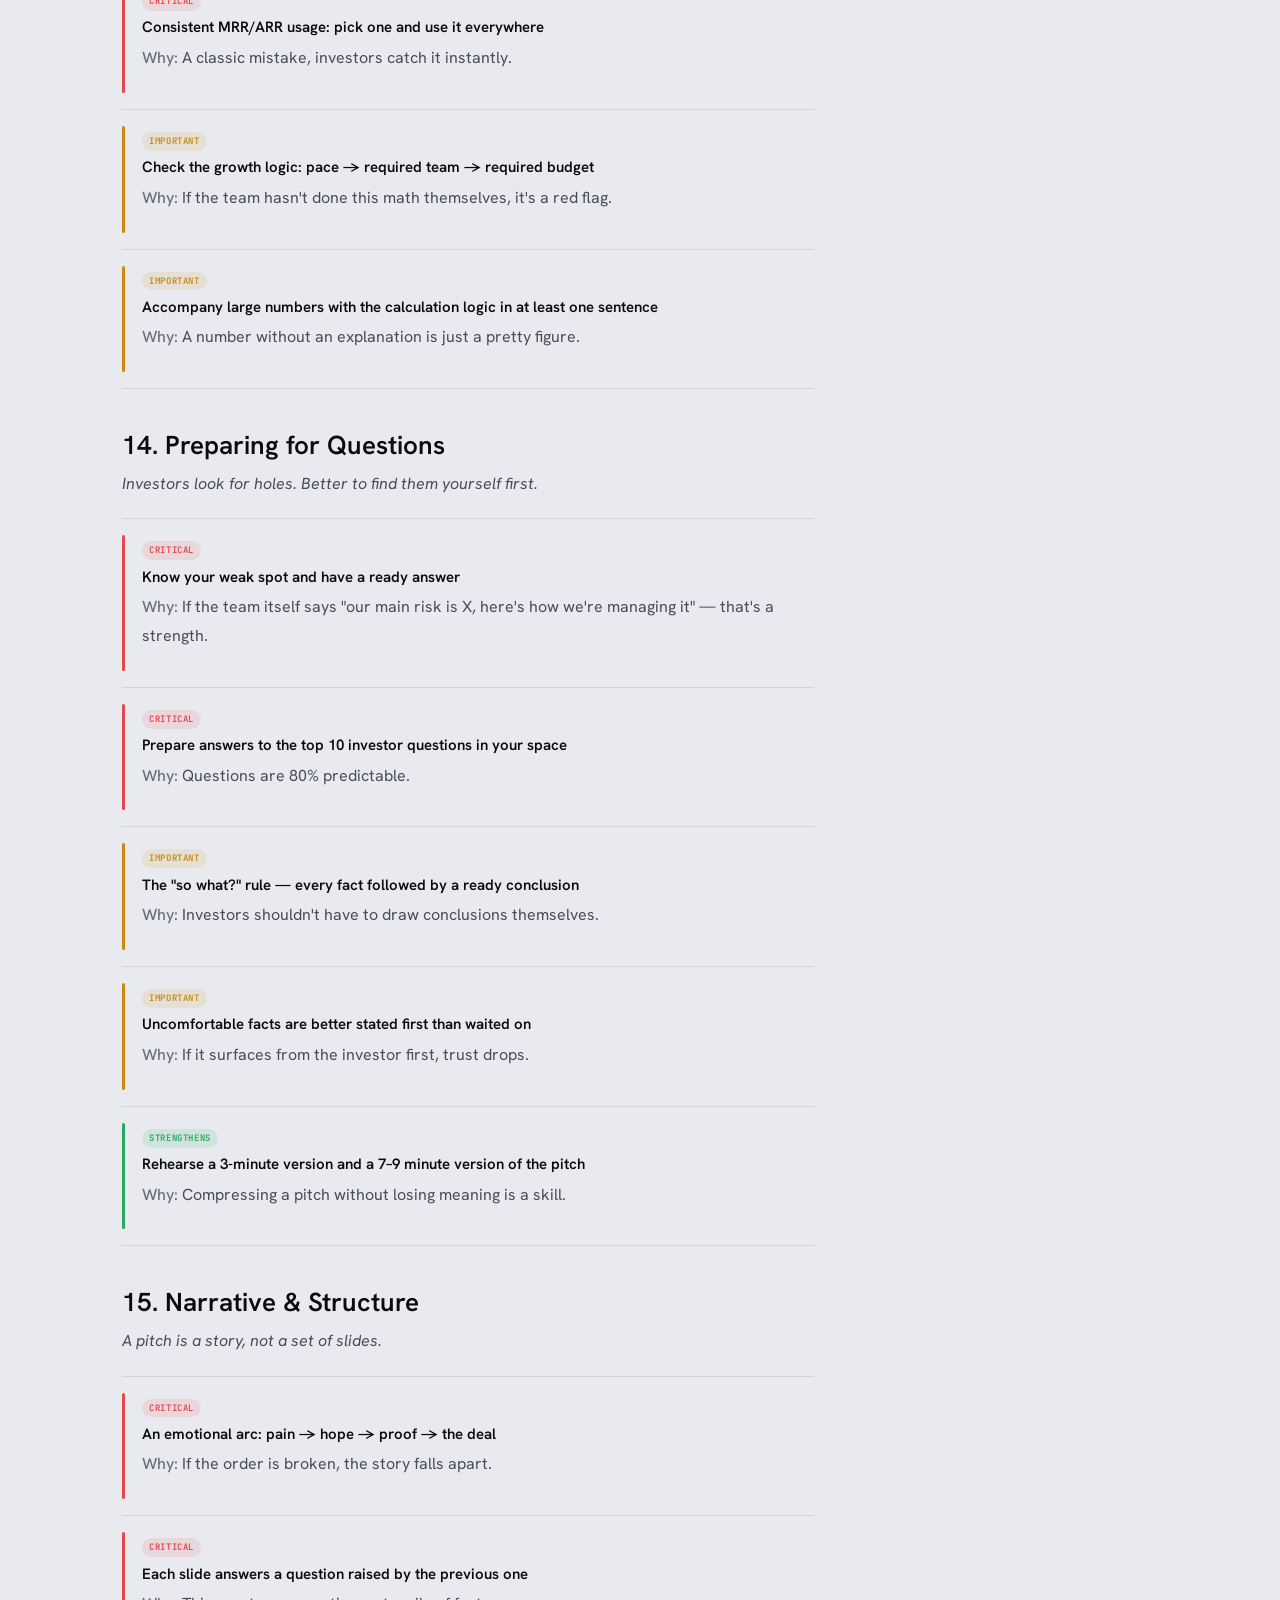
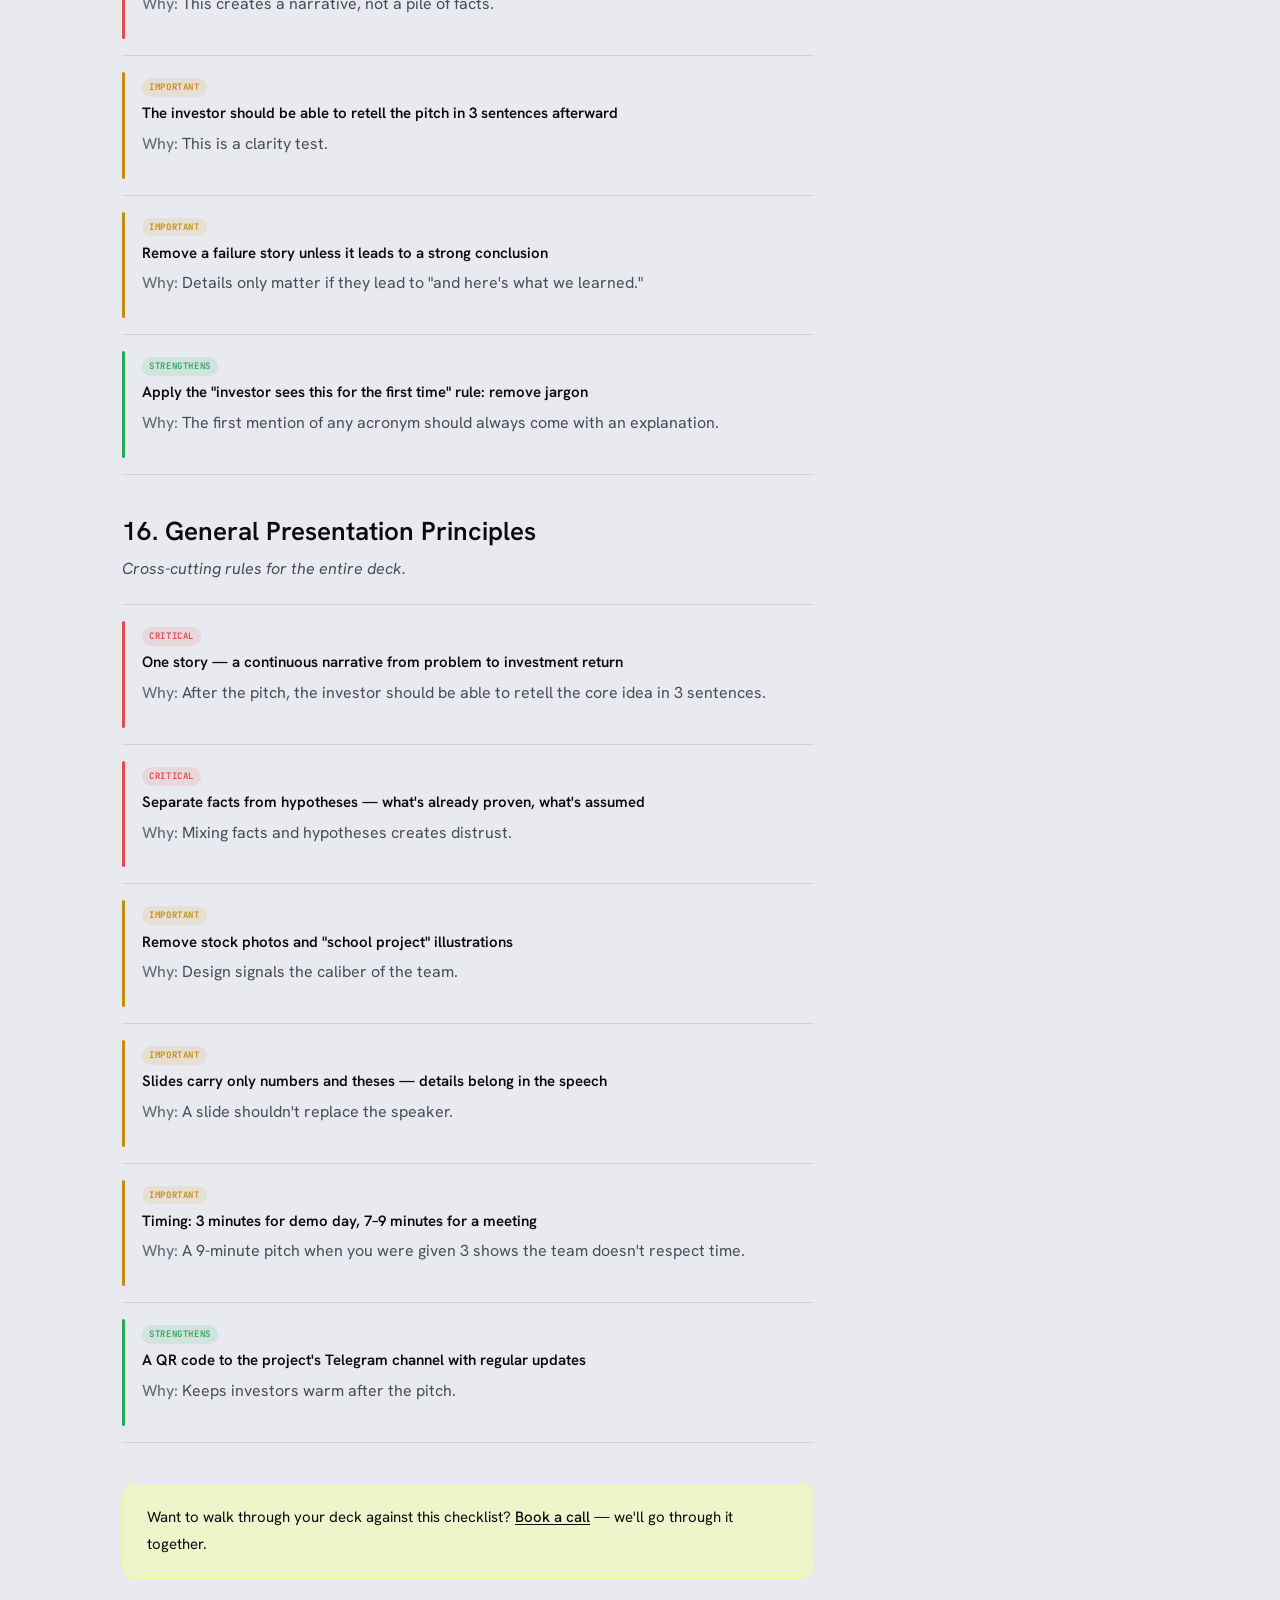
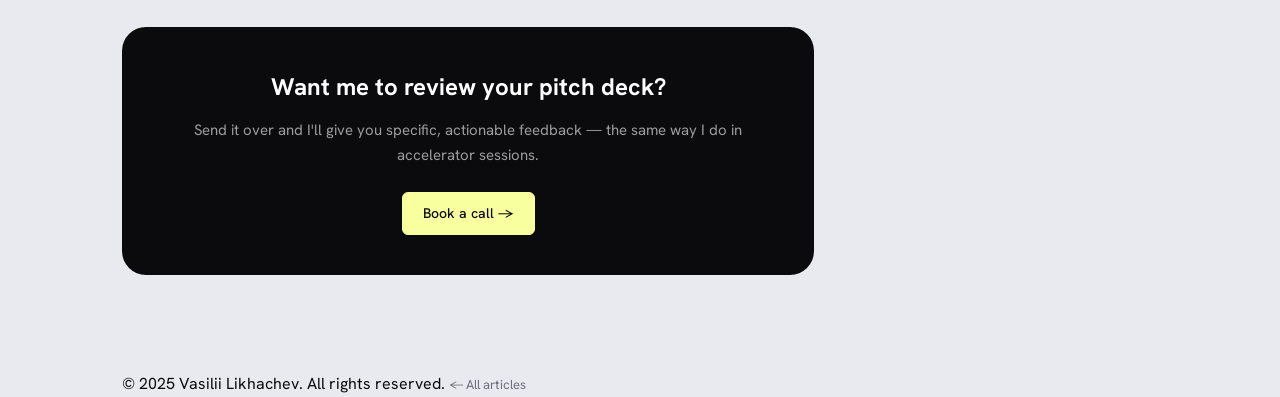
<file: blog/pitch-checklist-en.html>
<!DOCTYPE html>
<html lang="en">
<head>
<script async src="https://www.googletagmanager.com/gtag/js?id=G-HC7ZQZ4S09"></script>
<script>
  window.dataLayer = window.dataLayer || [];
  function gtag(){dataLayer.push(arguments);}
  gtag('js', new Date());
  gtag('config', 'G-HC7ZQZ4S09');
</script>
  <meta charset="UTF-8">
  <meta name="viewport" content="width=device-width, initial-scale=1.0">
  <title>Investor Pitch Deck Checklist: 16 Sections — Vasilii Likhachev</title>
  <meta name="description" content="A complete pitch deck checklist with 16 sections and priority ratings. What's critical, what's important, what strengthens — based on reviewing hundreds of pitch decks.">
  <meta name="author" content="Vasilii Likhachev">
  <meta name="robots" content="index, follow">
  <link rel="icon" type="image/png" href="../assets/images/favicon.png">
  <link rel="apple-touch-icon" href="../assets/images/favicon.png">
  <link rel="canonical" href="https://vasiliilikhachev.com/blog/pitch-checklist-en/">
  <meta property="og:type" content="article">
  <meta property="og:url" content="https://vasiliilikhachev.com/blog/pitch-checklist-en/">
  <meta property="og:title" content="Investor Pitch Deck Checklist: 16 Sections">
  <meta property="og:description" content="A complete pitch deck checklist with 16 sections and priority ratings. What's critical, what's important, what strengthens.">
  <meta property="og:image" content="https://vasiliilikhachev.com/assets/images/og-pitch-deck.jpg">
  <meta property="article:author" content="Vasilii Likhachev">
  <meta property="article:published_time" content="2025-07-10">
  <meta name="twitter:card" content="summary_large_image">
  <meta name="twitter:title" content="Investor Pitch Deck Checklist: 16 Sections">
  <meta name="twitter:description" content="A complete pitch deck checklist with priority ratings — based on reviewing hundreds of pitch decks.">
  <script type="application/ld+json">
  {
    "@context": "https://schema.org",
    "@type": "Article",
    "headline": "Investor Pitch Deck Checklist: 16 Sections",
    "description": "A complete pitch deck checklist with 16 sections and priority ratings. What's critical, what's important, what strengthens — based on reviewing hundreds of pitch decks.",
    "author": { "@type": "Person", "name": "Vasilii Likhachev", "url": "https://vasiliilikhachev.com" },
    "publisher": { "@type": "Person", "name": "Vasilii Likhachev", "url": "https://vasiliilikhachev.com" },
    "datePublished": "2025-07-10",
    "dateModified": "2025-07-10",
    "url": "https://vasiliilikhachev.com/blog/pitch-checklist-en/",
    "mainEntityOfPage": "https://vasiliilikhachev.com/blog/pitch-checklist-en/",
    "keywords": ["pitch deck checklist", "investor pitch deck", "how to pitch investors", "startup pitch deck", "pitch deck review"]
  }
  </script>
  <script type="application/ld+json">
  {
    "@context": "https://schema.org",
    "@type": "BreadcrumbList",
    "itemListElement": [
      { "@type": "ListItem", "position": 1, "name": "Home", "item": "https://vasiliilikhachev.com/" },
      { "@type": "ListItem", "position": 2, "name": "Blog", "item": "https://vasiliilikhachev.com/blog/" },
      { "@type": "ListItem", "position": 3, "name": "Pitch Deck Checklist", "item": "https://vasiliilikhachev.com/blog/pitch-checklist-en/" }
    ]
  }
  </script>
  <link rel="preconnect" href="https://fonts.googleapis.com">
  <link rel="preconnect" href="https://fonts.gstatic.com" crossorigin>
  <link href="https://fonts.googleapis.com/css2?family=Hanken+Grotesk:ital,wght@0,300..800;1,300..700&family=JetBrains+Mono:wght@400;500;600&display=swap" rel="stylesheet">
  <link rel="stylesheet" href="../assets/css/main.css">
  <link rel="stylesheet" href="../assets/css/article.css">
</head>
<body>
  <nav class="nav" id="nav" role="navigation">
    <div class="nav-inner">
      <a href="/" class="nav-logo">Vasilii Likhachev</a>
      <ul class="nav-links" role="list">
        <li><a href="/#about">About</a></li>
        <li><a href="/#accelerators">Experience</a></li>
        <li><a href="/#blog">Blog</a></li>
        <li><a href="/#contact">Contact</a></li>
      </ul>
      <div class="nav-right">
        <a href="/#calendar" class="btn btn-primary">Book a call</a>
      </div>
      <button class="nav-hamburger" id="hamburger" aria-label="Toggle menu" aria-expanded="false">
        <span></span><span></span><span></span>
      </button>
    </div>
  </nav>
  <div class="nav-mobile" id="nav-mobile">
    <a href="/#about">About</a>
    <a href="/#accelerators">Experience</a>
    <a href="/#blog">Blog</a>
    <a href="/#contact">Contact</a>
    <a href="/#calendar" class="btn btn-primary">Book a call</a>
  </div>

  <main class="article-main">
    <div class="breadcrumb-wrap">
      <div class="container">
        <nav class="breadcrumb" aria-label="Breadcrumb">
          <a href="/">Home</a>
          <span aria-hidden="true">→</span>
          <a href="/blog/">Blog</a>
          <span aria-hidden="true">→</span>
          <span>Pitch Deck Checklist</span>
        </nav>
      </div>
    </div>

    <div class="container">
      <div class="article-layout">

        <!-- ── Main content ──────────────────────────── -->
        <article class="article-body" itemscope itemtype="https://schema.org/Article">

          <header class="article-header">
            <div class="article-meta">
              <span class="blog-tag">Fundraising</span>
              <time datetime="2025-07-10" class="blog-date" itemprop="datePublished">July 10, 2025</time>
            </div>
            <h1 itemprop="headline">Investor Pitch Deck Checklist: 16 Sections</h1>
            <p class="article-lead">A complete self-review checklist before your pitch. Every item comes with a priority level and an explanation of why it matters. Built from reviewing hundreds of pitch decks across accelerator programs and direct advisory work with founders.</p>
            <div class="article-author" itemprop="author" itemscope itemtype="https://schema.org/Person">
              <div class="author-avatar">VL</div>
              <div>
                <div class="author-name" itemprop="name">Vasilii Likhachev</div>
                <div class="author-title">Startup Advisor · 4,000+ hours of tracking</div>
              </div>
            </div>
          </header>

          <div class="article-content" itemprop="articleBody">

            <!-- Legend -->
            <div class="checklist-legend">
              <div class="legend-item"><div class="legend-dot critical"></div><strong>Critical</strong> — without this, the pitch isn't convincing</div>
              <div class="legend-item"><div class="legend-dot important"></div><strong>Important</strong> — significantly weakens the pitch</div>
              <div class="legend-item"><div class="legend-dot enhances"></div><strong>Strengthens</strong> — adds to persuasiveness</div>
            </div>

            <!-- ── 1. Title & Hook ── -->
            <div id="s1" class="checklist-section-block">
              <h2>1. Title &amp; Hook</h2>
              <p class="checklist-section-desc">The first slide. You have 3–5 seconds to grab the investor's attention.</p>
              <div class="checklist-items">
                <div class="checklist-item priority-critical">
                  <div class="checklist-body">
                    <span class="checklist-badge">Critical</span>
                    <div class="checklist-item-title">Positioning in one sentence — product + audience + outcome</div>
                    <p class="checklist-reason"><em>Why:</em> If it's unclear what this is and for whom within 5 seconds, the investor disengages. It should read: "X for Y that delivers Z."</p>
                    <p class="checklist-example">Example: "tapHR is an AI platform that closes mass hiring from application to offer. 7–10 days instead of 30."</p>
                  </div>
                </div>
                <div class="checklist-item priority-critical">
                  <div class="checklist-body">
                    <span class="checklist-badge">Critical</span>
                    <div class="checklist-item-title">A hook backed by a real number from actual cases, not marketing copy</div>
                    <p class="checklist-reason"><em>Why:</em> Abstract claims don't work. A concrete number from real experience builds trust immediately.</p>
                    <p class="checklist-example">Example: "-70% recruiter routine, -300+ hours/year per team" — this comes from a case, not a guess.</p>
                  </div>
                </div>
                <div class="checklist-item priority-important">
                  <div class="checklist-body">
                    <span class="checklist-badge">Important</span>
                    <div class="checklist-item-title">A screenshot or product photo already on the first slide</div>
                    <p class="checklist-reason"><em>Why:</em> The investor needs to instantly understand what they're looking at — a SaaS, a marketplace, an app. Stock photos don't work.</p>
                    <p class="checklist-example">Example: A dashboard screenshot, an order card, a working screen — anything real.</p>
                  </div>
                </div>
                <div class="checklist-item priority-important">
                  <div class="checklist-body">
                    <span class="checklist-badge">Important</span>
                    <div class="checklist-item-title">Remove contact info from the first slide</div>
                    <p class="checklist-reason"><em>Why:</em> Contacts on the first slide take up space the hook needs. Their place is the final slide.</p>
                  </div>
                </div>
              </div>
            </div>

            <!-- ── 2. Problem ── -->
            <div id="s2" class="checklist-section-block">
              <h2>2. Problem</h2>
              <p class="checklist-section-desc">Should feel like a financial loss, not an inconvenience.</p>
              <div class="checklist-items">
                <div class="checklist-item priority-critical">
                  <div class="checklist-body">
                    <span class="checklist-badge">Critical</span>
                    <div class="checklist-item-title">"Cost of pain" — losses in money or time with a specific number</div>
                    <p class="checklist-reason"><em>Why:</em> A problem without a number is a complaint. A problem with a number is an investment opportunity.</p>
                    <p class="checklist-example">Example: "Every small auto shop loses up to $3,000 a year due to manual bookkeeping."</p>
                  </div>
                </div>
                <div class="checklist-item priority-critical">
                  <div class="checklist-body">
                    <span class="checklist-badge">Critical</span>
                    <div class="checklist-item-title">Footnotes and sources under the numbers</div>
                    <p class="checklist-reason"><em>Why:</em> Numbers without sources look made up. Even "internal interviews, n=20" dramatically boosts credibility.</p>
                  </div>
                </div>
                <div class="checklist-item priority-important">
                  <div class="checklist-body">
                    <span class="checklist-badge">Important</span>
                    <div class="checklist-item-title">A specific target audience within the problem — not "businesses" but "owners of 2–20 locations in Austin"</div>
                    <p class="checklist-reason"><em>Why:</em> The more precise the segment, the more convincing it is that the team actually understands the customer.</p>
                  </div>
                </div>
                <div class="checklist-item priority-important">
                  <div class="checklist-body">
                    <span class="checklist-badge">Important</span>
                    <div class="checklist-item-title">Maximum 3 pain triggers — not a list of 8 items</div>
                    <p class="checklist-reason"><em>Why:</em> A long list dilutes focus. 2–3 concrete reasons are memorable.</p>
                  </div>
                </div>
                <div class="checklist-item priority-enhances">
                  <div class="checklist-body">
                    <span class="checklist-badge">Strengthens</span>
                    <div class="checklist-item-title">Remove corporate language ("disruptive digital divide")</div>
                    <p class="checklist-reason"><em>Why:</em> Flashy metaphors without numbers sound empty.</p>
                  </div>
                </div>
              </div>
            </div>

            <!-- ── 3. Solution ── -->
            <div id="s3" class="checklist-section-block">
              <h2>3. Solution</h2>
              <p class="checklist-section-desc">Not a feature list — a demonstration of value through a scenario.</p>
              <div class="checklist-items">
                <div class="checklist-item priority-critical">
                  <div class="checklist-body">
                    <span class="checklist-badge">Critical</span>
                    <div class="checklist-item-title">Value, not features — what the customer gets, not what the product does</div>
                    <p class="checklist-reason"><em>Why:</em> Investors buy the customer's business outcome, not the technology.</p>
                  </div>
                </div>
                <div class="checklist-item priority-critical">
                  <div class="checklist-body">
                    <span class="checklist-badge">Critical</span>
                    <div class="checklist-item-title">Interface screenshots or a 3-frame use case</div>
                    <p class="checklist-reason"><em>Why:</em> Without a visual, the solution stays abstract.</p>
                  </div>
                </div>
                <div class="checklist-item priority-important">
                  <div class="checklist-body">
                    <span class="checklist-badge">Important</span>
                    <div class="checklist-item-title">An "end-to-end" framing if the product closes the entire chain</div>
                    <p class="checklist-reason"><em>Why:</em> Competitive advantage often isn't in individual features but in closing the whole process.</p>
                  </div>
                </div>
                <div class="checklist-item priority-enhances">
                  <div class="checklist-body">
                    <span class="checklist-badge">Strengthens</span>
                    <div class="checklist-item-title">Separate technical slides from product scenarios</div>
                    <p class="checklist-reason"><em>Why:</em> Stack architecture isn't needed for a first investor meeting.</p>
                  </div>
                </div>
              </div>
            </div>

            <!-- ── 4. Market ── -->
            <div id="s4" class="checklist-section-block">
              <h2>4. Market (TAM / SAM / SOM)</h2>
              <p class="checklist-section-desc">Not big numbers for show — a logic of achievability.</p>
              <div class="checklist-items">
                <div class="checklist-item priority-critical">
                  <div class="checklist-body">
                    <span class="checklist-badge">Critical</span>
                    <div class="checklist-item-title">TAM/SAM/SOM with units ($, units/year) and sources</div>
                    <p class="checklist-reason"><em>Why:</em> Numbers without units are unreadable. The investor should be able to reproduce your logic.</p>
                  </div>
                </div>
                <div class="checklist-item priority-critical">
                  <div class="checklist-body">
                    <span class="checklist-badge">Critical</span>
                    <div class="checklist-item-title">SOM must reconcile with the financial model and the investment ask</div>
                    <p class="checklist-reason"><em>Why:</em> If SOM is $28M while the ask is $36M, the question writes itself.</p>
                  </div>
                </div>
                <div class="checklist-item priority-important">
                  <div class="checklist-body">
                    <span class="checklist-badge">Important</span>
                    <div class="checklist-item-title">SOM should be a realistic target, not "our market share is $100M"</div>
                    <p class="checklist-reason"><em>Why:</em> SOM needs to be achievable in 2–3 years with your current team and funding.</p>
                  </div>
                </div>
                <div class="checklist-item priority-important">
                  <div class="checklist-body">
                    <span class="checklist-badge">Important</span>
                    <div class="checklist-item-title">Market should follow right after the solution</div>
                    <p class="checklist-reason"><em>Why:</em> Logic: we can do this → the market is big and reachable → why we'll win.</p>
                  </div>
                </div>
                <div class="checklist-item priority-enhances">
                  <div class="checklist-body">
                    <span class="checklist-badge">Strengthens</span>
                    <div class="checklist-item-title">A chart or bar for visualizing scale</div>
                    <p class="checklist-reason"><em>Why:</em> A table without a visual reads slowly.</p>
                  </div>
                </div>
              </div>
            </div>

            <!-- ── 5. Competitors ── -->
            <div id="s5" class="checklist-section-block">
              <h2>5. Competitors</h2>
              <p class="checklist-section-desc">A matrix, not text. One checkmark where you're the best.</p>
              <div class="checklist-items">
                <div class="checklist-item priority-critical">
                  <div class="checklist-body">
                    <span class="checklist-badge">Critical</span>
                    <div class="checklist-item-title">A comparison matrix, not "lots of words about why competitors are bad"</div>
                    <p class="checklist-reason"><em>Why:</em> A matrix reads in 5 seconds and shows positioning instantly.</p>
                  </div>
                </div>
                <div class="checklist-item priority-critical">
                  <div class="checklist-body">
                    <span class="checklist-badge">Critical</span>
                    <div class="checklist-item-title">One key advantage highlighted with a large checkmark or accent</div>
                    <p class="checklist-reason"><em>Why:</em> If you have "all checkmarks," that's not convincing.</p>
                  </div>
                </div>
                <div class="checklist-item priority-important">
                  <div class="checklist-body">
                    <span class="checklist-badge">Important</span>
                    <div class="checklist-item-title">Matrix columns are the customer's process stages, not abstract "speed/convenience"</div>
                    <p class="checklist-reason"><em>Why:</em> Comparing by stage shows exactly where you close gaps competitors leave open.</p>
                  </div>
                </div>
                <div class="checklist-item priority-important">
                  <div class="checklist-body">
                    <span class="checklist-badge">Important</span>
                    <div class="checklist-item-title">The competitive slide sits next to the market, not after the team</div>
                    <p class="checklist-reason"><em>Why:</em> Investors need to understand "why you" right after seeing market scale.</p>
                  </div>
                </div>
                <div class="checklist-item priority-enhances">
                  <div class="checklist-body">
                    <span class="checklist-badge">Strengthens</span>
                    <div class="checklist-item-title">Account for the "competitor in the client's head" — not just products, but Excel/manual process</div>
                    <p class="checklist-reason"><em>Why:</em> For many projects, the main competitor is the current way of doing the same thing.</p>
                  </div>
                </div>
              </div>
            </div>

            <!-- ── 6. Business Model ── -->
            <div id="s6" class="checklist-section-block">
              <h2>6. Business Model</h2>
              <p class="checklist-section-desc">One primary monetization stream, plus unit economics.</p>
              <div class="checklist-items">
                <div class="checklist-item priority-critical">
                  <div class="checklist-body">
                    <span class="checklist-badge">Critical</span>
                    <div class="checklist-item-title">Clear revenue structure — primary stream and secondary streams</div>
                    <p class="checklist-reason"><em>Why:</em> A pile of options with no hierarchy makes it look like the team doesn't know how they'll make money.</p>
                  </div>
                </div>
                <div class="checklist-item priority-critical">
                  <div class="checklist-body">
                    <span class="checklist-badge">Critical</span>
                    <div class="checklist-item-title">Unit economics at least at the level of "average check → commission → variable costs → contribution"</div>
                    <p class="checklist-reason"><em>Why:</em> Without this it's unclear whether the model scales.</p>
                  </div>
                </div>
                <div class="checklist-item priority-important">
                  <div class="checklist-body">
                    <span class="checklist-badge">Important</span>
                    <div class="checklist-item-title">Customer LTV with a time horizon</div>
                    <p class="checklist-reason"><em>Why:</em> Shows the long-term value of the model.</p>
                  </div>
                </div>
                <div class="checklist-item priority-important">
                  <div class="checklist-body">
                    <span class="checklist-badge">Important</span>
                    <div class="checklist-item-title">CAC and payback period</div>
                    <p class="checklist-reason"><em>Why:</em> Investors look at LTV/CAC. Good is ≥ 3.</p>
                  </div>
                </div>
                <div class="checklist-item priority-enhances">
                  <div class="checklist-body">
                    <span class="checklist-badge">Strengthens</span>
                    <div class="checklist-item-title">Breakeven point and when you go operationally positive</div>
                    <p class="checklist-reason"><em>Why:</em> Investors want to know when you'll stop burning cash.</p>
                  </div>
                </div>
              </div>
            </div>

            <!-- ── 7. Traction ── -->
            <div id="s7" class="checklist-section-block">
              <h2>7. Traction / Validation</h2>
              <p class="checklist-section-desc">Numbers in a table with a time period. Not scattered claims.</p>
              <div class="checklist-items">
                <div class="checklist-item priority-critical">
                  <div class="checklist-body">
                    <span class="checklist-badge">Critical</span>
                    <div class="checklist-item-title">Every metric with a time period — "over 1.5 months," not just a number</div>
                    <p class="checklist-reason"><em>Why:</em> A number without a period is meaningless.</p>
                  </div>
                </div>
                <div class="checklist-item priority-critical">
                  <div class="checklist-body">
                    <span class="checklist-badge">Critical</span>
                    <div class="checklist-item-title">All key numbers must mathematically reconcile with each other</div>
                    <p class="checklist-reason"><em>Why:</em> If they don't add up, trust in the entire deck collapses.</p>
                  </div>
                </div>
                <div class="checklist-item priority-critical">
                  <div class="checklist-body">
                    <span class="checklist-badge">Critical</span>
                    <div class="checklist-item-title">A showcase table of metrics, not scattered bullet points</div>
                    <p class="checklist-reason"><em>Why:</em> A structured table reads in seconds.</p>
                  </div>
                </div>
                <div class="checklist-item priority-important">
                  <div class="checklist-body">
                    <span class="checklist-badge">Important</span>
                    <div class="checklist-item-title">Month-over-month MRR trend, if you have it</div>
                    <p class="checklist-reason"><em>Why:</em> Growth from $3K to $7K is more powerful than just "$7K MRR."</p>
                  </div>
                </div>
                <div class="checklist-item priority-important">
                  <div class="checklist-body">
                    <span class="checklist-badge">Important</span>
                    <div class="checklist-item-title">A QR code or link to the MVP/demo right on the slide</div>
                    <p class="checklist-reason"><em>Why:</em> A clickable product is more convincing than any words.</p>
                  </div>
                </div>
                <div class="checklist-item priority-important">
                  <div class="checklist-body">
                    <span class="checklist-badge">Important</span>
                    <div class="checklist-item-title">A mini case study: before → what you did → the result in dollars/percent</div>
                    <p class="checklist-reason"><em>Why:</em> A customer case is more convincing than general metrics.</p>
                  </div>
                </div>
                <div class="checklist-item priority-enhances">
                  <div class="checklist-body">
                    <span class="checklist-badge">Strengthens</span>
                    <div class="checklist-item-title">Separate traction for old vs. new product, if applicable</div>
                    <p class="checklist-reason"><em>Why:</em> Investors will ask anyway — better to split it honestly up front.</p>
                  </div>
                </div>
              </div>
            </div>

            <!-- ── 8. Financial Plan ── -->
            <div id="s8" class="checklist-section-block">
              <h2>8. Financial Plan / Roadmap</h2>
              <p class="checklist-section-desc">A realistic path with quarterly KPI milestones, not a hockey stick pulled out of thin air.</p>
              <div class="checklist-items">
                <div class="checklist-item priority-critical">
                  <div class="checklist-body">
                    <span class="checklist-badge">Critical</span>
                    <div class="checklist-item-title">Quarterly KPI milestones with specific metrics</div>
                    <p class="checklist-reason"><em>Why:</em> A roadmap without numbers is a declaration of intent.</p>
                  </div>
                </div>
                <div class="checklist-item priority-critical">
                  <div class="checklist-body">
                    <span class="checklist-badge">Critical</span>
                    <div class="checklist-item-title">Tie the roadmap to the investment ask — money → result → next round</div>
                    <p class="checklist-reason"><em>Why:</em> Investors need to see the chain: invest → result → next round.</p>
                  </div>
                </div>
                <div class="checklist-item priority-critical">
                  <div class="checklist-body">
                    <span class="checklist-badge">Critical</span>
                    <div class="checklist-item-title">Consistent MRR / ARR usage across every slide</div>
                    <p class="checklist-reason"><em>Why:</em> This confusion is a classic mistake investors catch instantly.</p>
                  </div>
                </div>
                <div class="checklist-item priority-important">
                  <div class="checklist-body">
                    <span class="checklist-badge">Important</span>
                    <div class="checklist-item-title">Remove secondary wish-list items from the roadmap</div>
                    <p class="checklist-reason"><em>Why:</em> A long feature list dilutes priorities.</p>
                  </div>
                </div>
                <div class="checklist-item priority-important">
                  <div class="checklist-body">
                    <span class="checklist-badge">Important</span>
                    <div class="checklist-item-title">A realistic growth pace — explain exactly how you'll get there</div>
                    <p class="checklist-reason"><em>Why:</em> Aggressive numbers don't kill a pitch by themselves; the absence of explanation does.</p>
                  </div>
                </div>
              </div>
            </div>

            <!-- ── 9. Team ── -->
            <div id="s9" class="checklist-section-block">
              <h2>9. Team</h2>
              <p class="checklist-section-desc">3–4 people with proof, not a wall of 10 names.</p>
              <div class="checklist-items">
                <div class="checklist-item priority-critical">
                  <div class="checklist-body">
                    <span class="checklist-badge">Critical</span>
                    <div class="checklist-item-title">One line of accomplishments for each person — cases, exits, major products</div>
                    <p class="checklist-reason"><em>Why:</em> Titles without proof say nothing.</p>
                  </div>
                </div>
                <div class="checklist-item priority-important">
                  <div class="checklist-body">
                    <span class="checklist-badge">Important</span>
                    <div class="checklist-item-title">Maximum 3–4 key people, the rest as "+N in the extended team"</div>
                    <p class="checklist-reason"><em>Why:</em> A "wall" of 10 people scatters attention.</p>
                  </div>
                </div>
                <div class="checklist-item priority-important">
                  <div class="checklist-body">
                    <span class="checklist-badge">Important</span>
                    <div class="checklist-item-title">Show who owns growth: sales, product, ops</div>
                    <p class="checklist-reason"><em>Why:</em> Investors look for someone on the team who can actually sell.</p>
                  </div>
                </div>
                <div class="checklist-item priority-enhances">
                  <div class="checklist-body">
                    <span class="checklist-badge">Strengthens</span>
                    <div class="checklist-item-title">Founder advantage — unique access to the market or audience</div>
                    <p class="checklist-reason"><em>Why:</em> This isn't a bio, it's a growth channel.</p>
                  </div>
                </div>
              </div>
            </div>

            <!-- ── 10. The Ask ── -->
            <div id="s10" class="checklist-section-block">
              <h2>10. The Ask</h2>
              <p class="checklist-section-desc">Not "give us money" — a deal with a clear return.</p>
              <div class="checklist-items">
                <div class="checklist-item priority-critical">
                  <div class="checklist-body">
                    <span class="checklist-badge">Critical</span>
                    <div class="checklist-item-title">Specific terms: amount + instrument (SAFE/equity) + valuation</div>
                    <p class="checklist-reason"><em>Why:</em> An ask without an amount and terms isn't an ask.</p>
                  </div>
                </div>
                <div class="checklist-item priority-critical">
                  <div class="checklist-body">
                    <span class="checklist-badge">Critical</span>
                    <div class="checklist-item-title">Spend breakdown by percentage: marketing / product / team / reserve</div>
                    <p class="checklist-reason"><em>Why:</em> Without a breakdown, it's unclear where the money goes.</p>
                  </div>
                </div>
                <div class="checklist-item priority-critical">
                  <div class="checklist-body">
                    <span class="checklist-badge">Critical</span>
                    <div class="checklist-item-title">Round KPIs — what metric this round gets you to</div>
                    <p class="checklist-reason"><em>Why:</em> Without a milestone, it's unclear what the investor is paying for.</p>
                  </div>
                </div>
                <div class="checklist-item priority-important">
                  <div class="checklist-body">
                    <span class="checklist-badge">Important</span>
                    <div class="checklist-item-title">Logic for investor return — next round, multiple, timeline</div>
                    <p class="checklist-reason"><em>Why:</em> Investors are thinking about their return.</p>
                  </div>
                </div>
                <div class="checklist-item priority-important">
                  <div class="checklist-body">
                    <span class="checklist-badge">Important</span>
                    <div class="checklist-item-title">Put marketing/sales as the first spend item, not development</div>
                    <p class="checklist-reason"><em>Why:</em> Investors feel more confident when money goes primarily toward growth.</p>
                  </div>
                </div>
                <div class="checklist-item priority-enhances">
                  <div class="checklist-body">
                    <span class="checklist-badge">Strengthens</span>
                    <div class="checklist-item-title">Mention soft commits if you have them</div>
                    <p class="checklist-reason"><em>Why:</em> Reduces perceived risk and creates urgency.</p>
                  </div>
                </div>
              </div>
            </div>

            <!-- ── 11. Closing Slide ── -->
            <div id="s11" class="checklist-section-block">
              <h2>11. Closing Slide / CTA</h2>
              <p class="checklist-section-desc">A business-like call to action, working contacts, a QR code.</p>
              <div class="checklist-items">
                <div class="checklist-item priority-critical">
                  <div class="checklist-body">
                    <span class="checklist-badge">Critical</span>
                    <div class="checklist-item-title">Working links and a QR code to the demo/MVP — test everything before the pitch</div>
                    <p class="checklist-reason"><em>Why:</em> A broken link kills the impression right at the end.</p>
                  </div>
                </div>
                <div class="checklist-item priority-important">
                  <div class="checklist-body">
                    <span class="checklist-badge">Important</span>
                    <div class="checklist-item-title">A business CTA instead of "ready to collaborate"</div>
                    <p class="checklist-reason"><em>Why:</em> The CTA should state exactly what you need from the investor right now.</p>
                  </div>
                </div>
                <div class="checklist-item priority-enhances">
                  <div class="checklist-body">
                    <span class="checklist-badge">Strengthens</span>
                    <div class="checklist-item-title">A proper domain for your website — not free.wix</div>
                    <p class="checklist-reason"><em>Why:</em> It costs $10–15/year and signals the team is serious.</p>
                  </div>
                </div>
              </div>
            </div>

            <!-- ── 12. Why Now & Why Us ── -->
            <div id="s12" class="checklist-section-block">
              <h2>12. Why Now &amp; Why Us</h2>
              <p class="checklist-section-desc">Two questions the investor silently asks on every slide.</p>
              <div class="checklist-items">
                <div class="checklist-item priority-critical">
                  <div class="checklist-body">
                    <span class="checklist-badge">Critical</span>
                    <div class="checklist-item-title">A "why now" thesis — a specific timing trigger</div>
                    <p class="checklist-reason"><em>Why:</em> Without a timing argument, it's unclear why invest right now specifically.</p>
                  </div>
                </div>
                <div class="checklist-item priority-critical">
                  <div class="checklist-body">
                    <span class="checklist-badge">Critical</span>
                    <div class="checklist-item-title">The team's unfair advantage — not "we're experienced," but specific access</div>
                    <p class="checklist-reason"><em>Why:</em> Everyone has experience. Investors care about what others don't have.</p>
                  </div>
                </div>
                <div class="checklist-item priority-important">
                  <div class="checklist-body">
                    <span class="checklist-badge">Important</span>
                    <div class="checklist-item-title">A separate "why us" thesis, distinct from the competitive matrix</div>
                    <p class="checklist-reason"><em>Why:</em> These are different things — what exists vs. why specifically you can execute it.</p>
                  </div>
                </div>
                <div class="checklist-item priority-enhances">
                  <div class="checklist-body">
                    <span class="checklist-badge">Strengthens</span>
                    <div class="checklist-item-title">A reference to an external trend or statistic confirming the timing</div>
                    <p class="checklist-reason"><em>Why:</em> Turns the project from a "weird niche" into a clear investment opportunity.</p>
                  </div>
                </div>
              </div>
            </div>

            <!-- ── 13. Number Verification ── -->
            <div id="s13" class="checklist-section-block">
              <h2>13. Number Verification</h2>
              <p class="checklist-section-desc">Internal consistency and verifiability — before the pitch, not after.</p>
              <div class="checklist-items">
                <div class="checklist-item priority-critical">
                  <div class="checklist-body">
                    <span class="checklist-badge">Critical</span>
                    <div class="checklist-item-title">Cross-check: the same numbers are identical on every slide</div>
                    <p class="checklist-reason"><em>Why:</em> Inconsistency destroys trust in the entire deck.</p>
                  </div>
                </div>
                <div class="checklist-item priority-critical">
                  <div class="checklist-body">
                    <span class="checklist-badge">Critical</span>
                    <div class="checklist-item-title">Every number should be reproducible in 30 seconds or have a source</div>
                    <p class="checklist-reason"><em>Why:</em> If the investor can't quickly verify it, they'll cross it out.</p>
                  </div>
                </div>
                <div class="checklist-item priority-critical">
                  <div class="checklist-body">
                    <span class="checklist-badge">Critical</span>
                    <div class="checklist-item-title">Consistent MRR/ARR usage: pick one and use it everywhere</div>
                    <p class="checklist-reason"><em>Why:</em> A classic mistake, investors catch it instantly.</p>
                  </div>
                </div>
                <div class="checklist-item priority-important">
                  <div class="checklist-body">
                    <span class="checklist-badge">Important</span>
                    <div class="checklist-item-title">Check the growth logic: pace → required team → required budget</div>
                    <p class="checklist-reason"><em>Why:</em> If the team hasn't done this math themselves, it's a red flag.</p>
                  </div>
                </div>
                <div class="checklist-item priority-important">
                  <div class="checklist-body">
                    <span class="checklist-badge">Important</span>
                    <div class="checklist-item-title">Accompany large numbers with the calculation logic in at least one sentence</div>
                    <p class="checklist-reason"><em>Why:</em> A number without an explanation is just a pretty figure.</p>
                  </div>
                </div>
              </div>
            </div>

            <!-- ── 14. Preparing for Questions ── -->
            <div id="s14" class="checklist-section-block">
              <h2>14. Preparing for Questions</h2>
              <p class="checklist-section-desc">Investors look for holes. Better to find them yourself first.</p>
              <div class="checklist-items">
                <div class="checklist-item priority-critical">
                  <div class="checklist-body">
                    <span class="checklist-badge">Critical</span>
                    <div class="checklist-item-title">Know your weak spot and have a ready answer</div>
                    <p class="checklist-reason"><em>Why:</em> If the team itself says "our main risk is X, here's how we're managing it" — that's a strength.</p>
                  </div>
                </div>
                <div class="checklist-item priority-critical">
                  <div class="checklist-body">
                    <span class="checklist-badge">Critical</span>
                    <div class="checklist-item-title">Prepare answers to the top 10 investor questions in your space</div>
                    <p class="checklist-reason"><em>Why:</em> Questions are 80% predictable.</p>
                  </div>
                </div>
                <div class="checklist-item priority-important">
                  <div class="checklist-body">
                    <span class="checklist-badge">Important</span>
                    <div class="checklist-item-title">The "so what?" rule — every fact followed by a ready conclusion</div>
                    <p class="checklist-reason"><em>Why:</em> Investors shouldn't have to draw conclusions themselves.</p>
                  </div>
                </div>
                <div class="checklist-item priority-important">
                  <div class="checklist-body">
                    <span class="checklist-badge">Important</span>
                    <div class="checklist-item-title">Uncomfortable facts are better stated first than waited on</div>
                    <p class="checklist-reason"><em>Why:</em> If it surfaces from the investor first, trust drops.</p>
                  </div>
                </div>
                <div class="checklist-item priority-enhances">
                  <div class="checklist-body">
                    <span class="checklist-badge">Strengthens</span>
                    <div class="checklist-item-title">Rehearse a 3-minute version and a 7–9 minute version of the pitch</div>
                    <p class="checklist-reason"><em>Why:</em> Compressing a pitch without losing meaning is a skill.</p>
                  </div>
                </div>
              </div>
            </div>

            <!-- ── 15. Narrative & Structure ── -->
            <div id="s15" class="checklist-section-block">
              <h2>15. Narrative &amp; Structure</h2>
              <p class="checklist-section-desc">A pitch is a story, not a set of slides.</p>
              <div class="checklist-items">
                <div class="checklist-item priority-critical">
                  <div class="checklist-body">
                    <span class="checklist-badge">Critical</span>
                    <div class="checklist-item-title">An emotional arc: pain → hope → proof → the deal</div>
                    <p class="checklist-reason"><em>Why:</em> If the order is broken, the story falls apart.</p>
                  </div>
                </div>
                <div class="checklist-item priority-critical">
                  <div class="checklist-body">
                    <span class="checklist-badge">Critical</span>
                    <div class="checklist-item-title">Each slide answers a question raised by the previous one</div>
                    <p class="checklist-reason"><em>Why:</em> This creates a narrative, not a pile of facts.</p>
                  </div>
                </div>
                <div class="checklist-item priority-important">
                  <div class="checklist-body">
                    <span class="checklist-badge">Important</span>
                    <div class="checklist-item-title">The investor should be able to retell the pitch in 3 sentences afterward</div>
                    <p class="checklist-reason"><em>Why:</em> This is a clarity test.</p>
                  </div>
                </div>
                <div class="checklist-item priority-important">
                  <div class="checklist-body">
                    <span class="checklist-badge">Important</span>
                    <div class="checklist-item-title">Remove a failure story unless it leads to a strong conclusion</div>
                    <p class="checklist-reason"><em>Why:</em> Details only matter if they lead to "and here's what we learned."</p>
                  </div>
                </div>
                <div class="checklist-item priority-enhances">
                  <div class="checklist-body">
                    <span class="checklist-badge">Strengthens</span>
                    <div class="checklist-item-title">Apply the "investor sees this for the first time" rule: remove jargon</div>
                    <p class="checklist-reason"><em>Why:</em> The first mention of any acronym should always come with an explanation.</p>
                  </div>
                </div>
              </div>
            </div>

            <!-- ── 16. General Principles ── -->
            <div id="s16" class="checklist-section-block">
              <h2>16. General Presentation Principles</h2>
              <p class="checklist-section-desc">Cross-cutting rules for the entire deck.</p>
              <div class="checklist-items">
                <div class="checklist-item priority-critical">
                  <div class="checklist-body">
                    <span class="checklist-badge">Critical</span>
                    <div class="checklist-item-title">One story — a continuous narrative from problem to investment return</div>
                    <p class="checklist-reason"><em>Why:</em> After the pitch, the investor should be able to retell the core idea in 3 sentences.</p>
                  </div>
                </div>
                <div class="checklist-item priority-critical">
                  <div class="checklist-body">
                    <span class="checklist-badge">Critical</span>
                    <div class="checklist-item-title">Separate facts from hypotheses — what's already proven, what's assumed</div>
                    <p class="checklist-reason"><em>Why:</em> Mixing facts and hypotheses creates distrust.</p>
                  </div>
                </div>
                <div class="checklist-item priority-important">
                  <div class="checklist-body">
                    <span class="checklist-badge">Important</span>
                    <div class="checklist-item-title">Remove stock photos and "school project" illustrations</div>
                    <p class="checklist-reason"><em>Why:</em> Design signals the caliber of the team.</p>
                  </div>
                </div>
                <div class="checklist-item priority-important">
                  <div class="checklist-body">
                    <span class="checklist-badge">Important</span>
                    <div class="checklist-item-title">Slides carry only numbers and theses — details belong in the speech</div>
                    <p class="checklist-reason"><em>Why:</em> A slide shouldn't replace the speaker.</p>
                  </div>
                </div>
                <div class="checklist-item priority-important">
                  <div class="checklist-body">
                    <span class="checklist-badge">Important</span>
                    <div class="checklist-item-title">Timing: 3 minutes for demo day, 7–9 minutes for a meeting</div>
                    <p class="checklist-reason"><em>Why:</em> A 9-minute pitch when you were given 3 shows the team doesn't respect time.</p>
                  </div>
                </div>
                <div class="checklist-item priority-enhances">
                  <div class="checklist-body">
                    <span class="checklist-badge">Strengthens</span>
                    <div class="checklist-item-title">A QR code to the project's Telegram channel with regular updates</div>
                    <p class="checklist-reason"><em>Why:</em> Keeps investors warm after the pitch.</p>
                  </div>
                </div>
              </div>
            </div>

            <div class="article-cta-inline">
              <p>Want to walk through your deck against this checklist? <a href="/#calendar">Book a call</a> — we'll go through it together.</p>
            </div>

          </div><!-- /article-content -->

          <div class="article-cta-final">
            <h3>Want me to review your pitch deck?</h3>
            <p>Send it over and I'll give you specific, actionable feedback — the same way I do in accelerator sessions.</p>
            <a href="/#calendar" class="btn btn-primary">Book a call →</a>
          </div>

        </article><!-- /article-body -->

        <!-- ── Sidebar ────────────────────────────────── -->
        <aside class="article-sidebar">
          <div class="sidebar-card">
            <div class="sidebar-author-avatar">VL</div>
            <div class="sidebar-author-name">Vasilii Likhachev</div>
            <div class="sidebar-author-bio">Startup advisor & investor. 4,000+ hours of tracking. Expert at Google for Startups and Draper University.</div>
            <a href="/#calendar" class="btn btn-primary" style="width:100%;text-align:center;margin-top:1rem;">Book a call</a>
          </div>
          <div class="sidebar-card sidebar-toc">
            <div class="sidebar-toc-title">Sections</div>
            <div class="sidebar-toc-scroll">
              <nav id="toc-nav">
                <a href="#s1">1. Title &amp; Hook</a>
                <a href="#s2">2. Problem</a>
                <a href="#s3">3. Solution</a>
                <a href="#s4">4. Market (TAM/SAM/SOM)</a>
                <a href="#s5">5. Competitors</a>
                <a href="#s6">6. Business Model</a>
                <a href="#s7">7. Traction / Validation</a>
                <a href="#s8">8. Financial Plan / Roadmap</a>
                <a href="#s9">9. Team</a>
                <a href="#s10">10. The Ask</a>
                <a href="#s11">11. Closing Slide</a>
                <a href="#s12">12. Why Now &amp; Why Us</a>
                <a href="#s13">13. Number Verification</a>
                <a href="#s14">14. Preparing for Questions</a>
                <a href="#s15">15. Narrative &amp; Structure</a>
                <a href="#s16">16. General Principles</a>
              </nav>
            </div>
          </div>
        </aside>

      </div><!-- /article-layout -->
    </div><!-- /container -->
  </main>

  <footer class="footer">
    <div class="container footer-inner">
      <span>© 2025 Vasilii Likhachev. All rights reserved.</span>
      <a href="/blog/" style="font-size:13px;color:var(--text-3);">← All articles</a>
    </div>
  </footer>

  <script>
    const nav = document.getElementById('nav');
    window.addEventListener('scroll', () => nav.classList.toggle('scrolled', window.scrollY > 10), { passive: true });
    const hamburger = document.getElementById('hamburger');
    const mobileNav = document.getElementById('nav-mobile');
    hamburger.addEventListener('click', () => {
      const open = mobileNav.classList.toggle('open');
      hamburger.setAttribute('aria-expanded', open);
    });
    mobileNav.querySelectorAll('a').forEach(a => a.addEventListener('click', () => {
      mobileNav.classList.remove('open');
      hamburger.setAttribute('aria-expanded', false);
    }));
    const sections = document.querySelectorAll('.checklist-section-block[id]');
    const tocLinks = document.querySelectorAll('#toc-nav a');
    const observer = new IntersectionObserver(entries => {
      entries.forEach(entry => {
        if (entry.isIntersecting) {
          tocLinks.forEach(a => a.classList.remove('active'));
          const active = document.querySelector('#toc-nav a[href="#' + entry.target.id + '"]');
          if (active) active.classList.add('active');
        }
      });
    }, { rootMargin: '-20% 0px -70% 0px' });
    sections.forEach(s => observer.observe(s));
  </script>
</body>
</html>
</file>
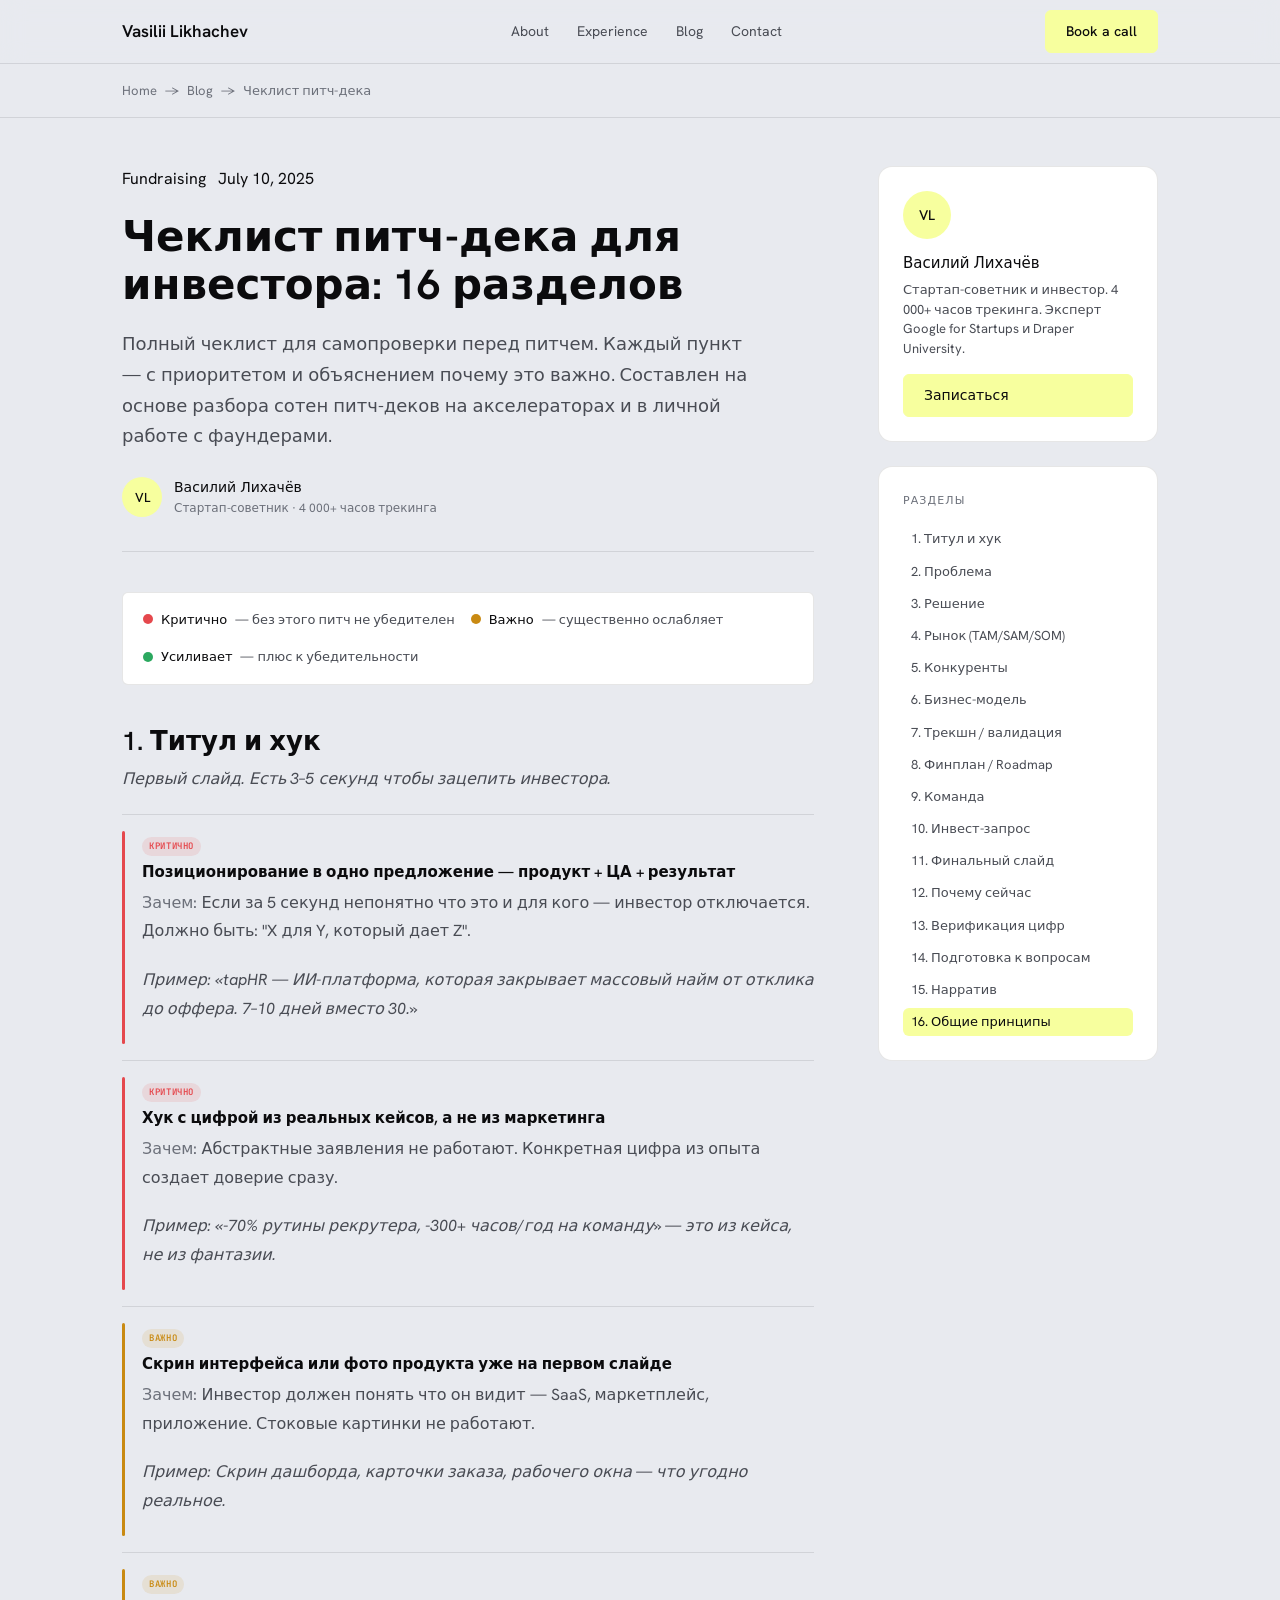
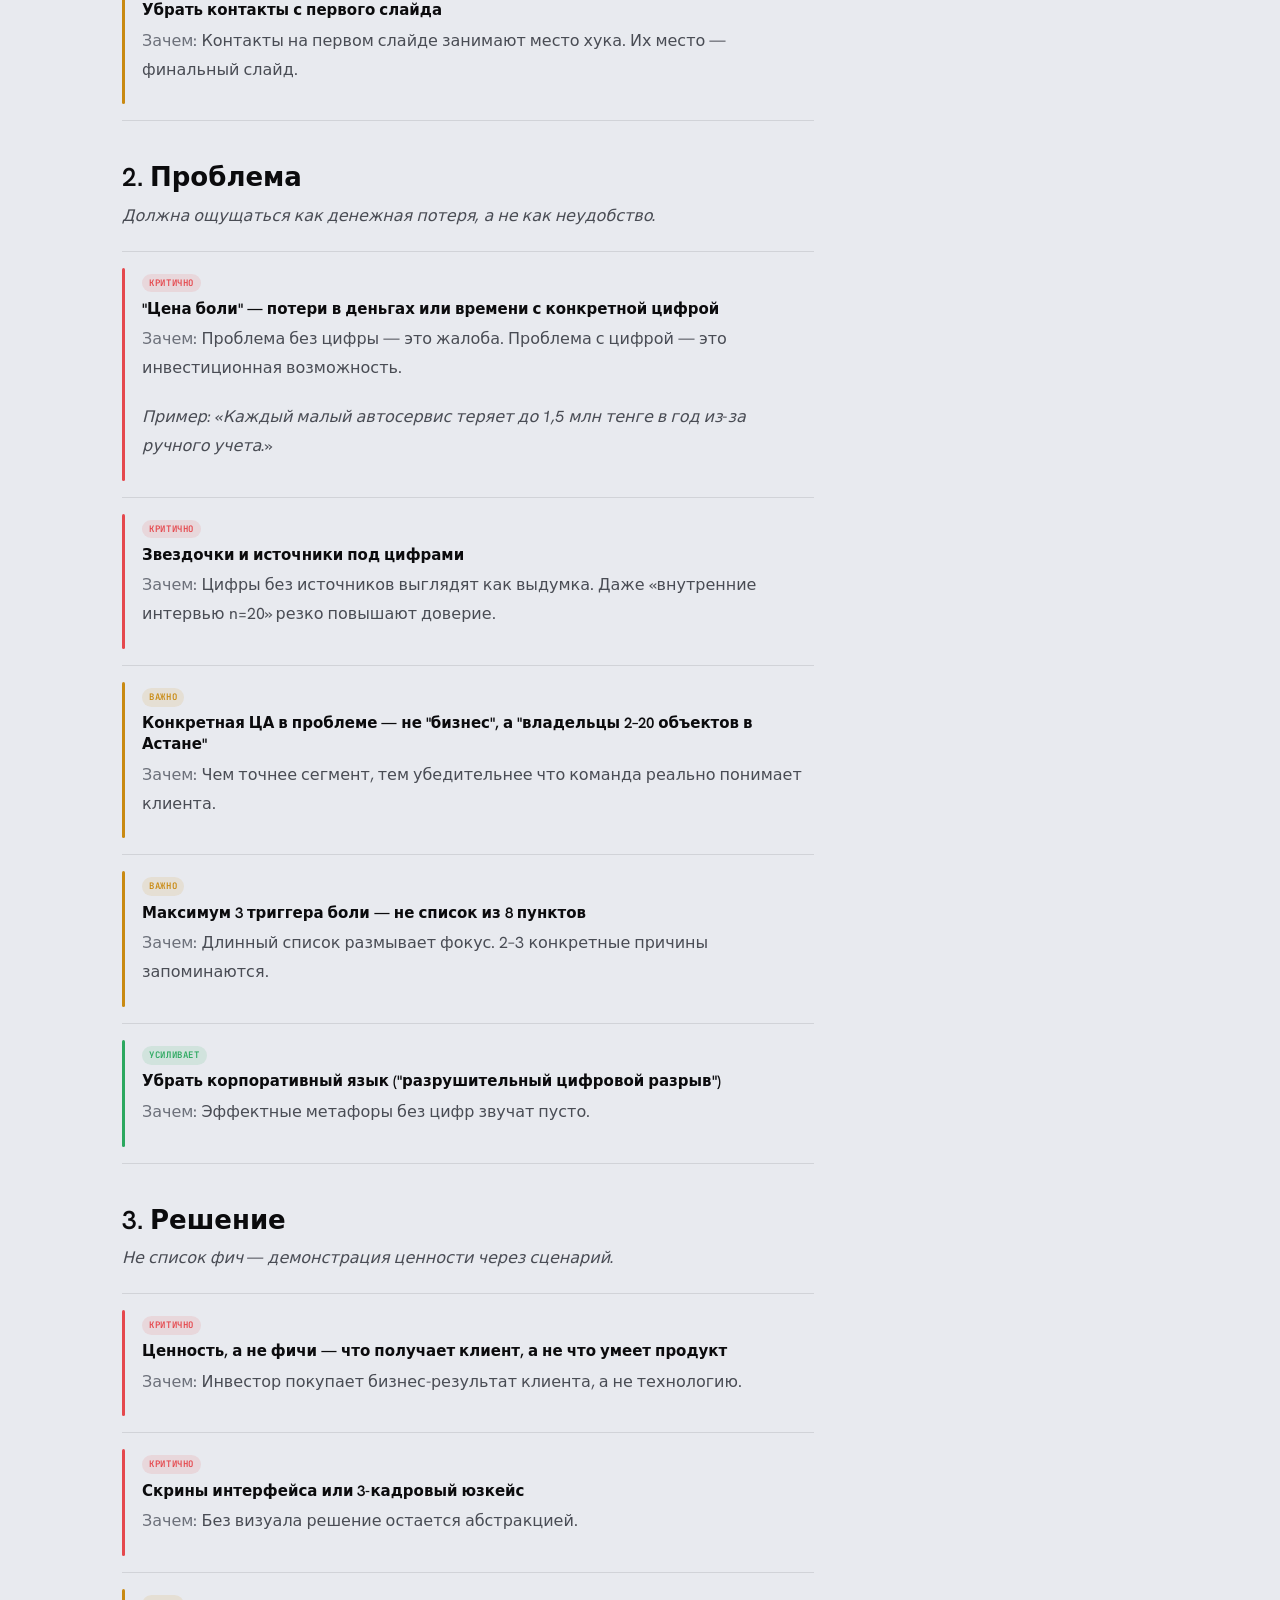
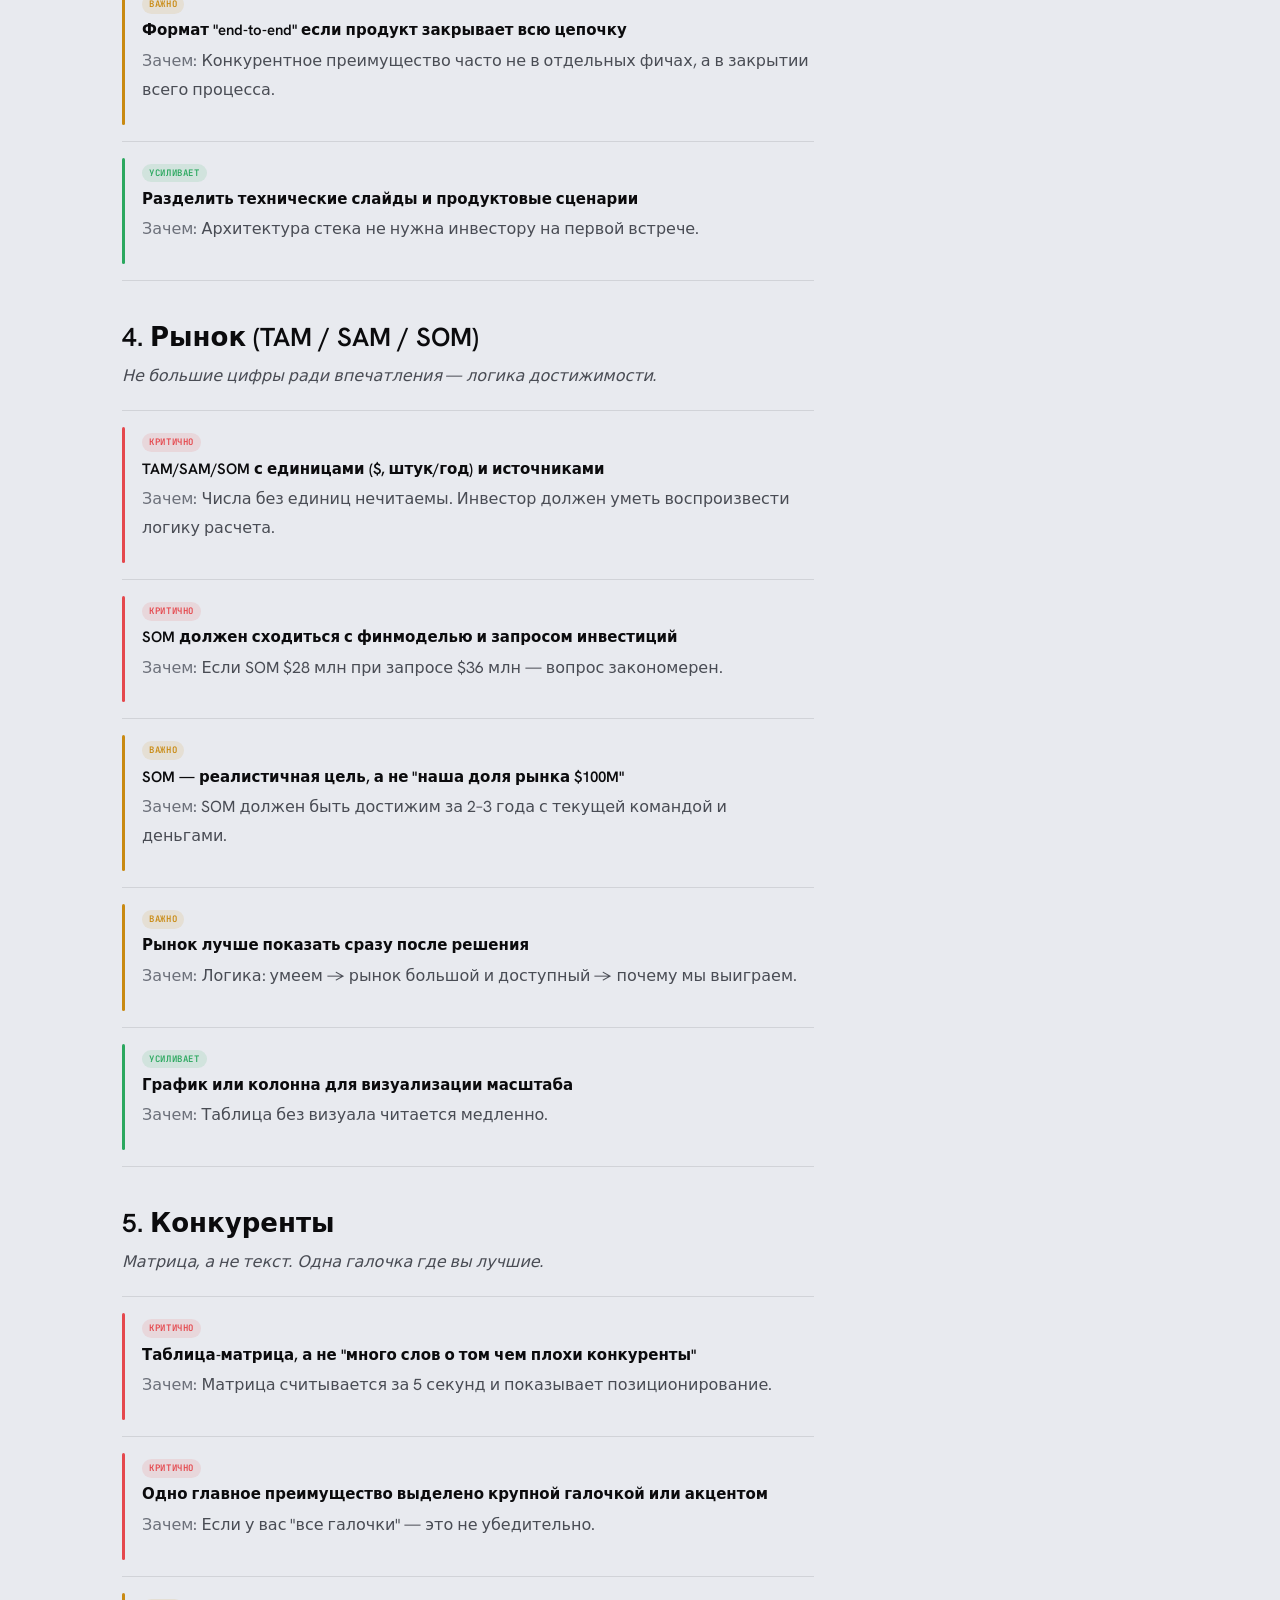
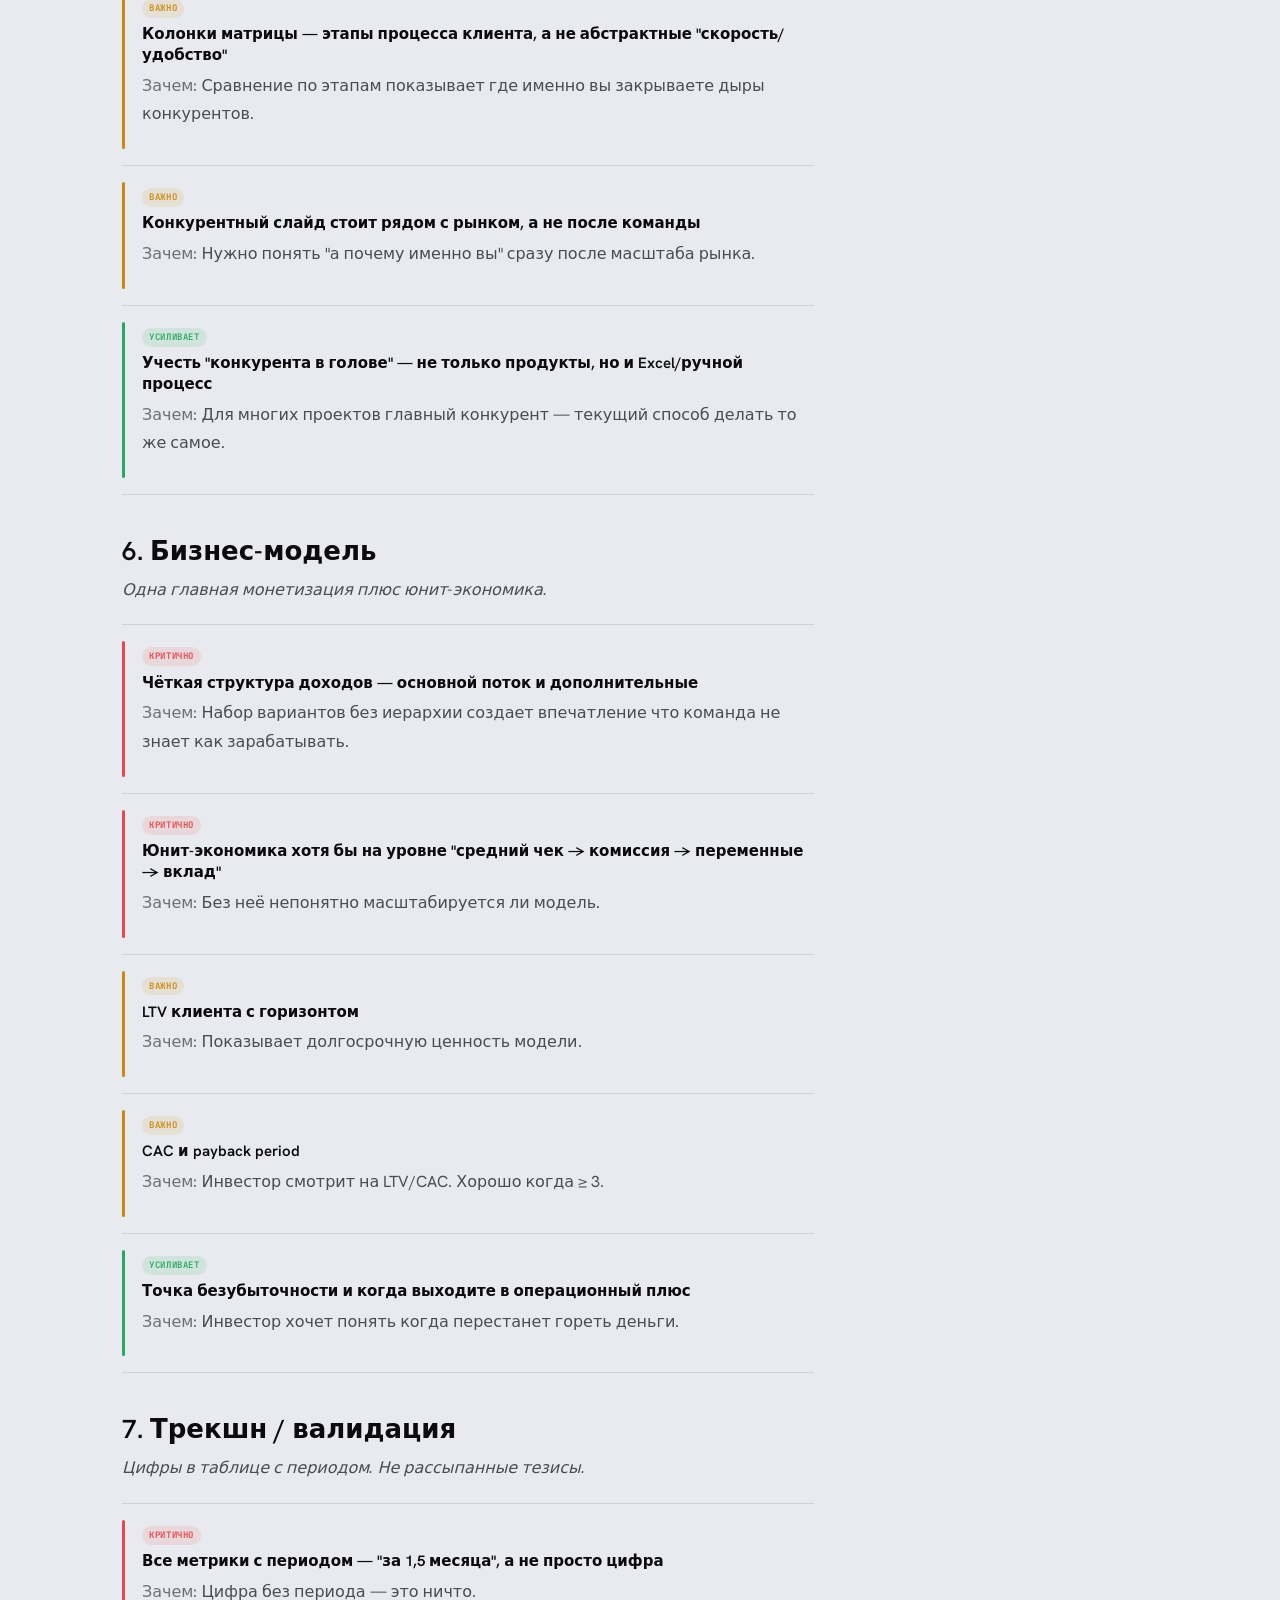
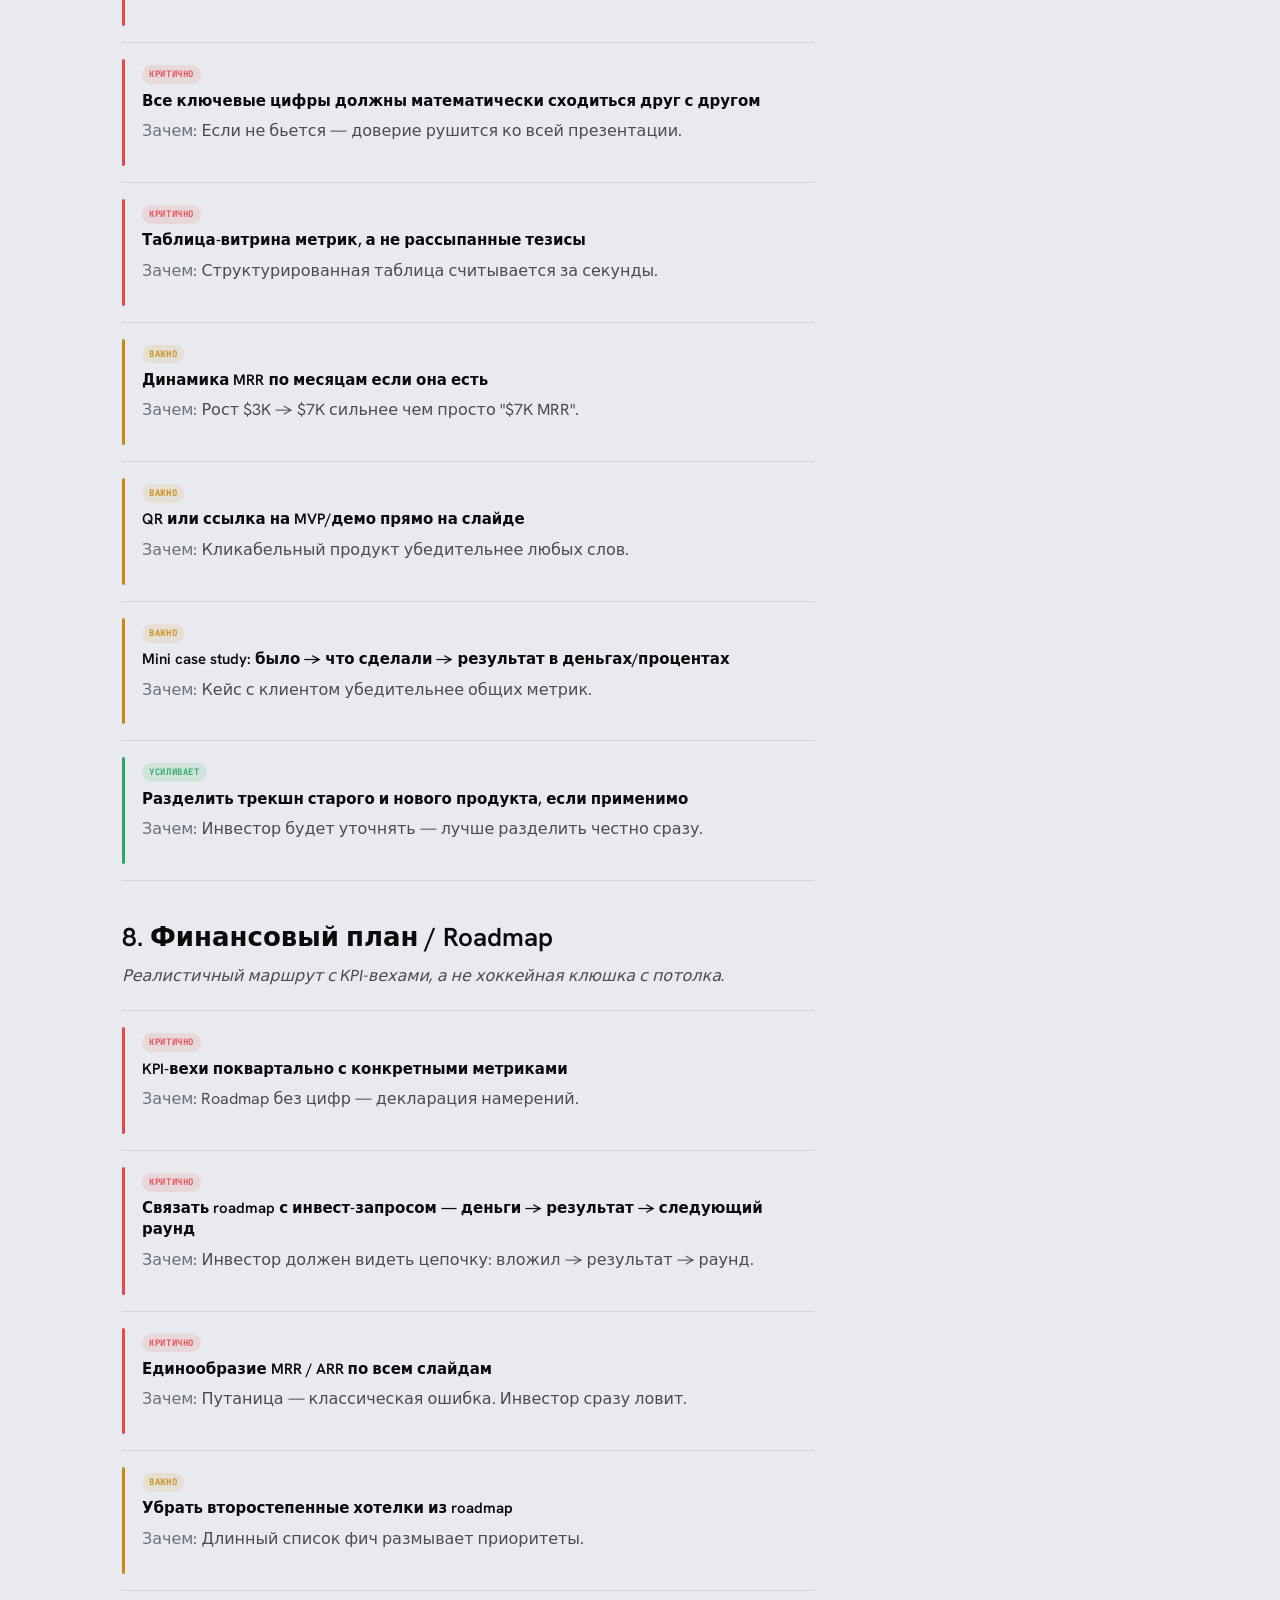
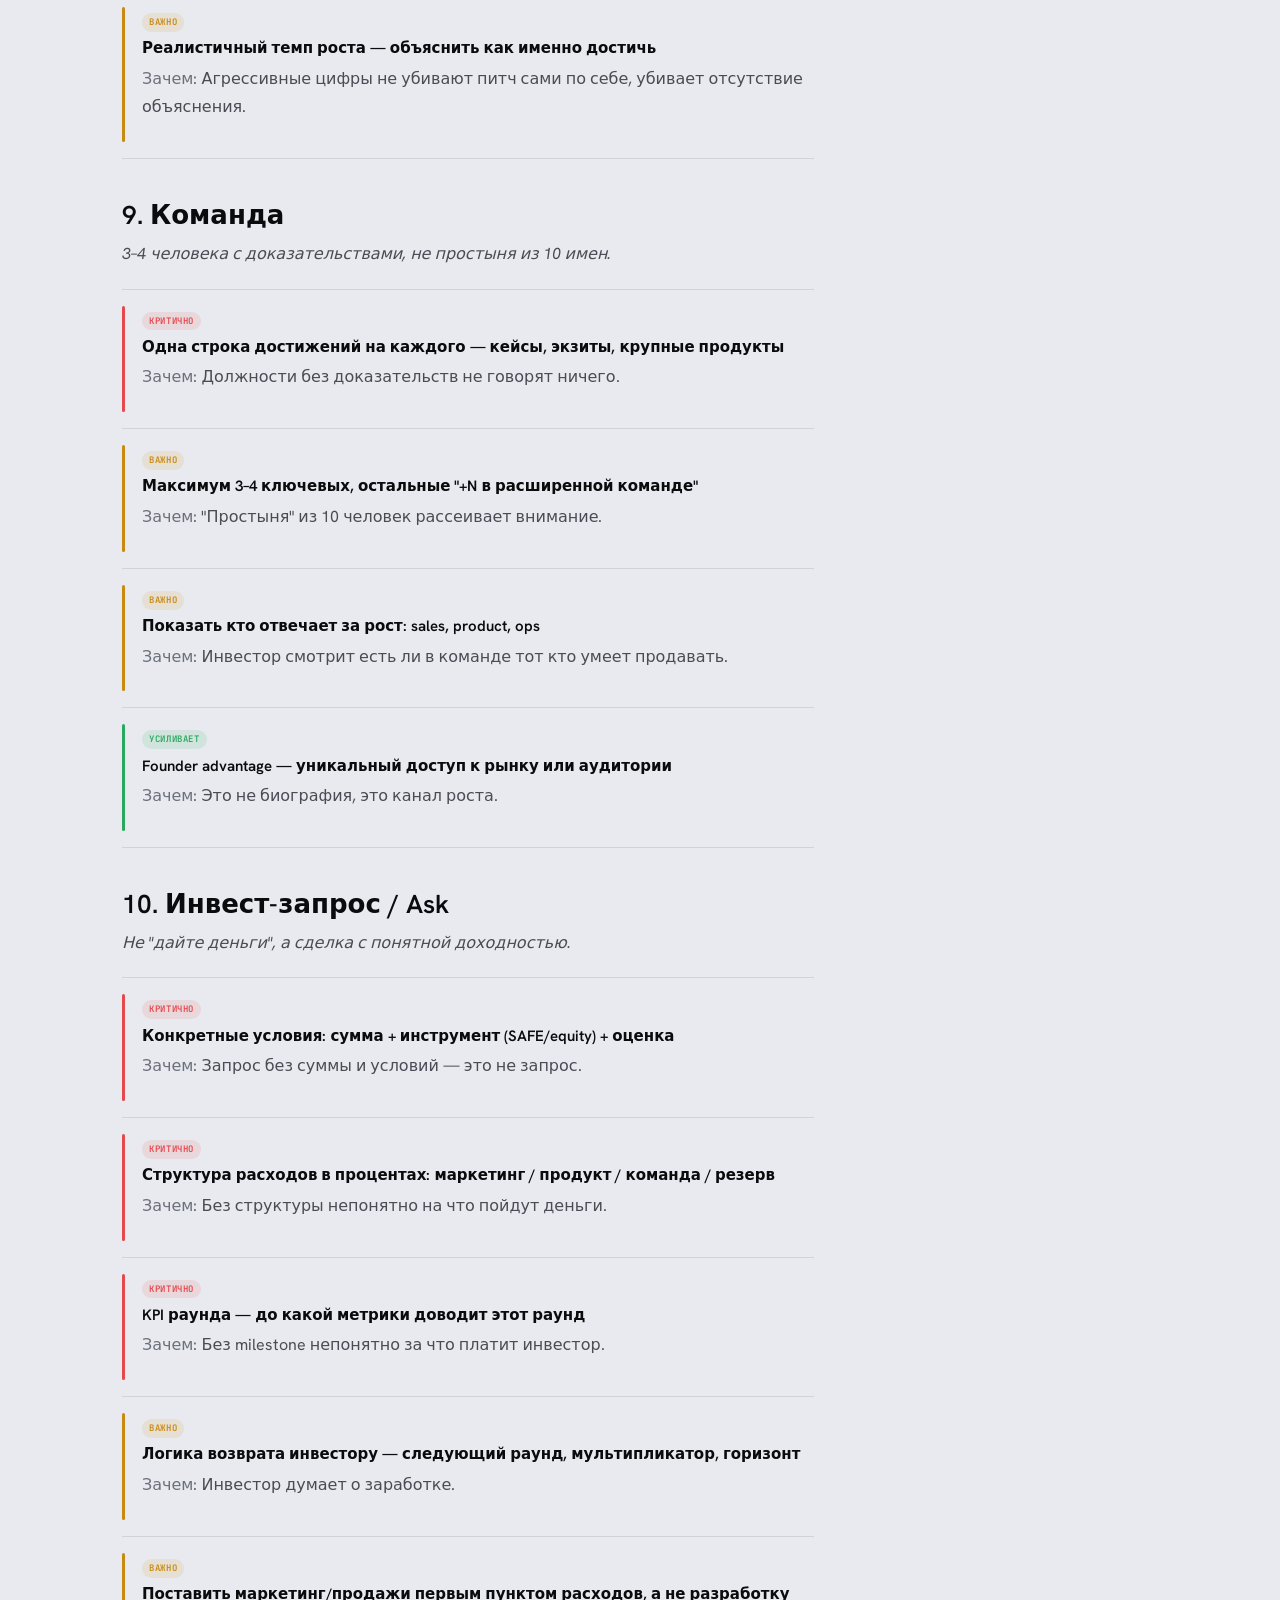
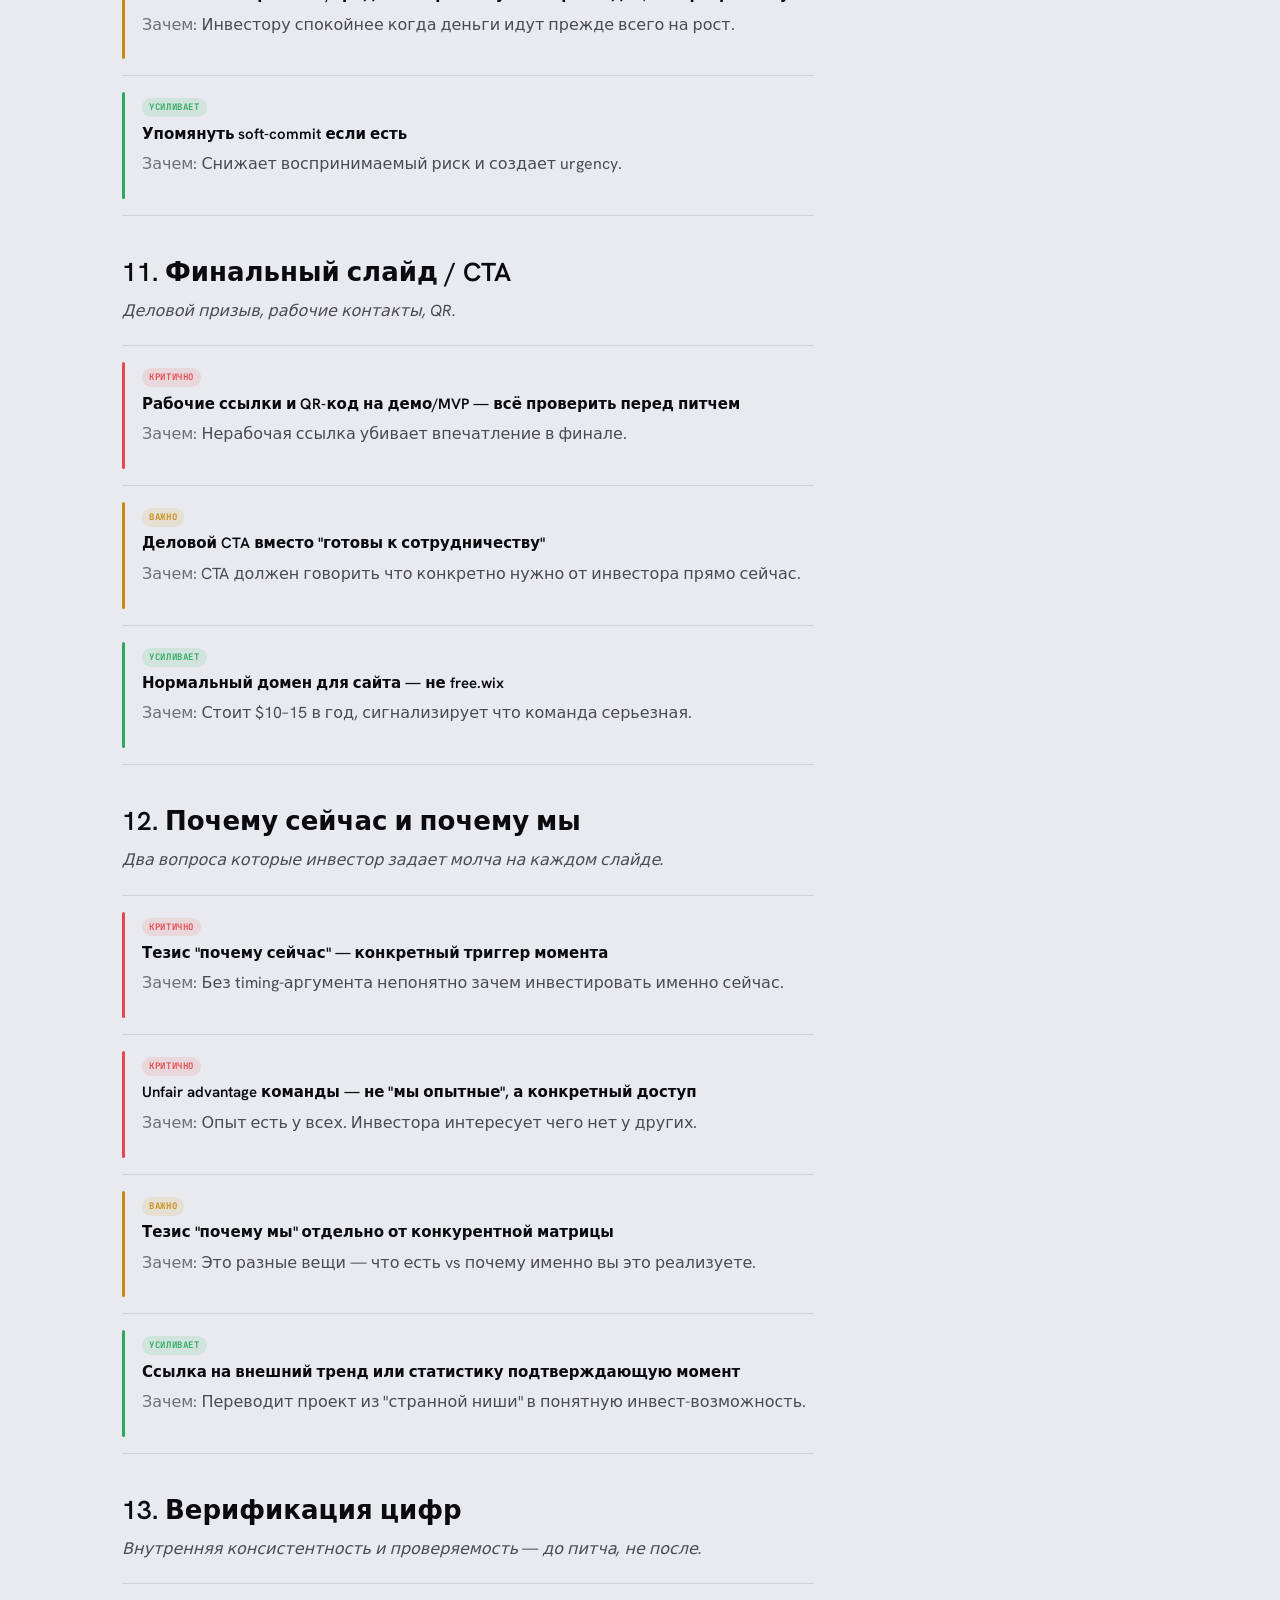
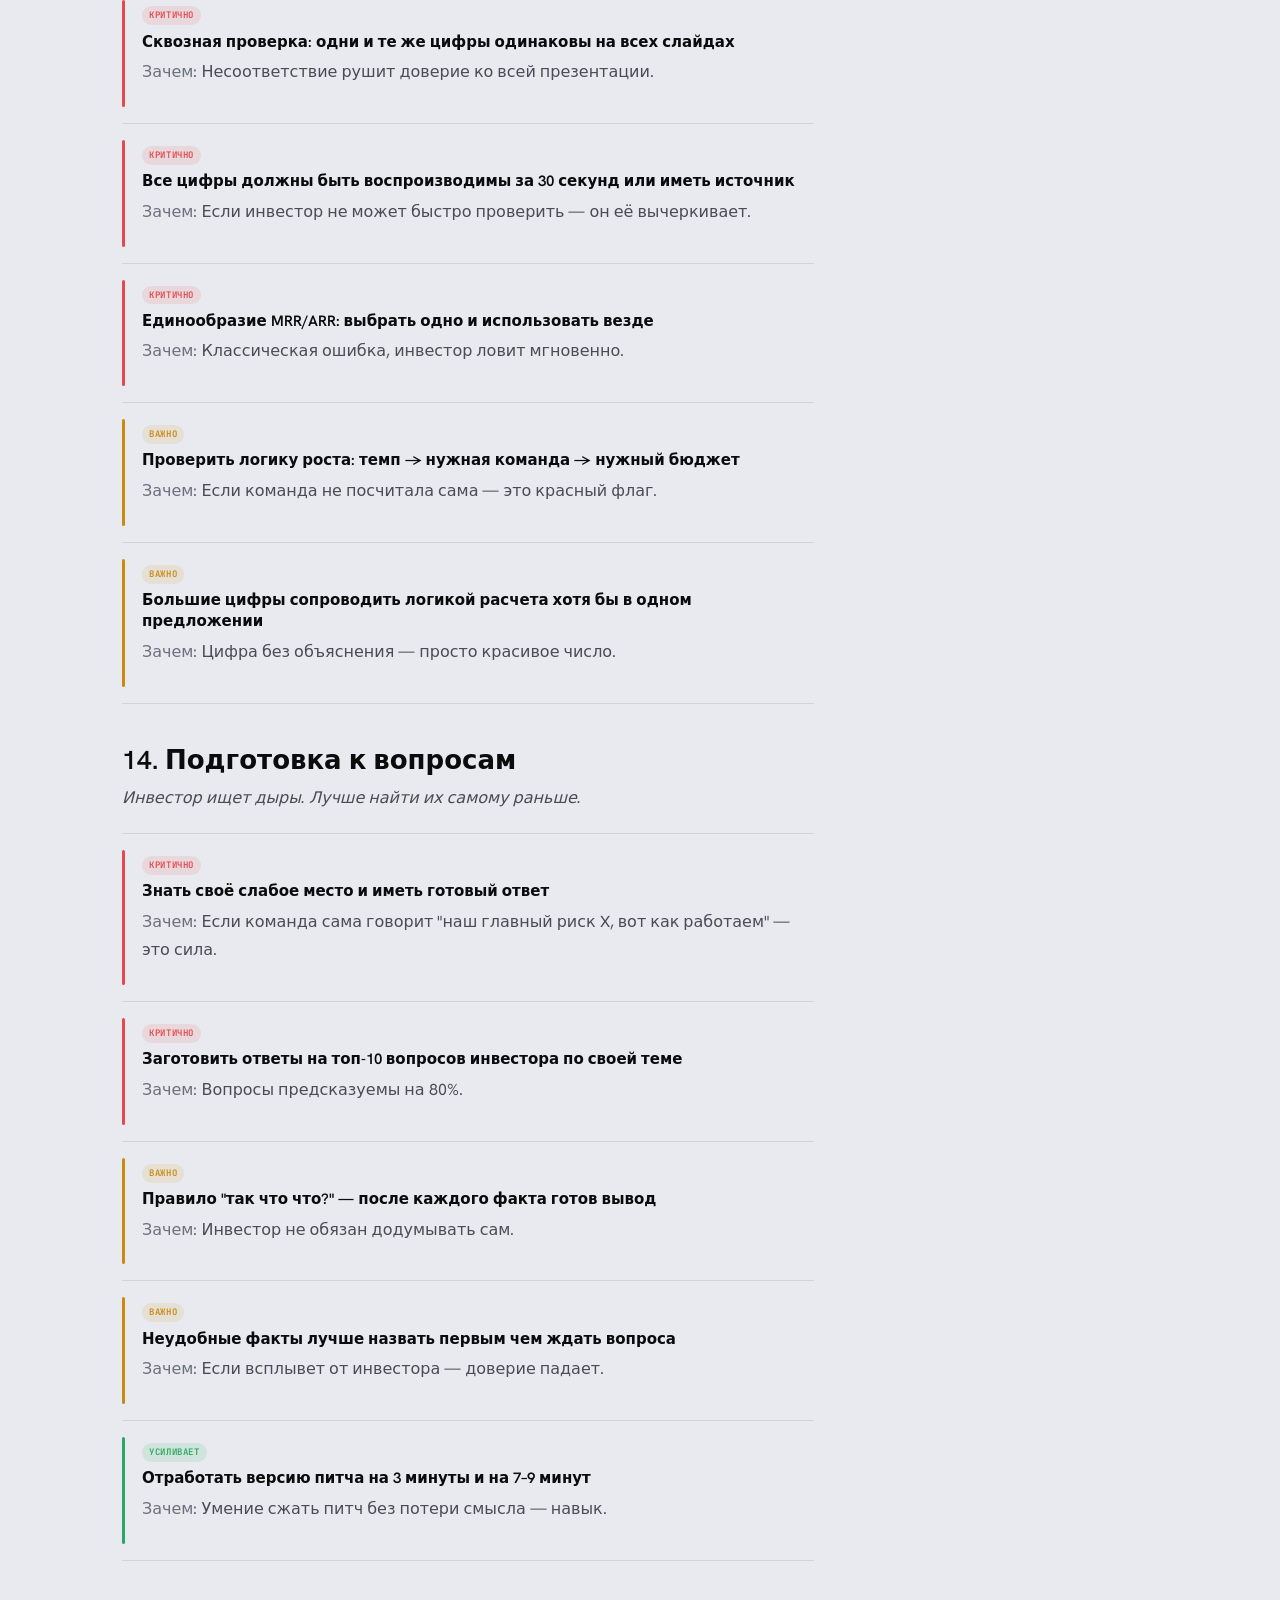
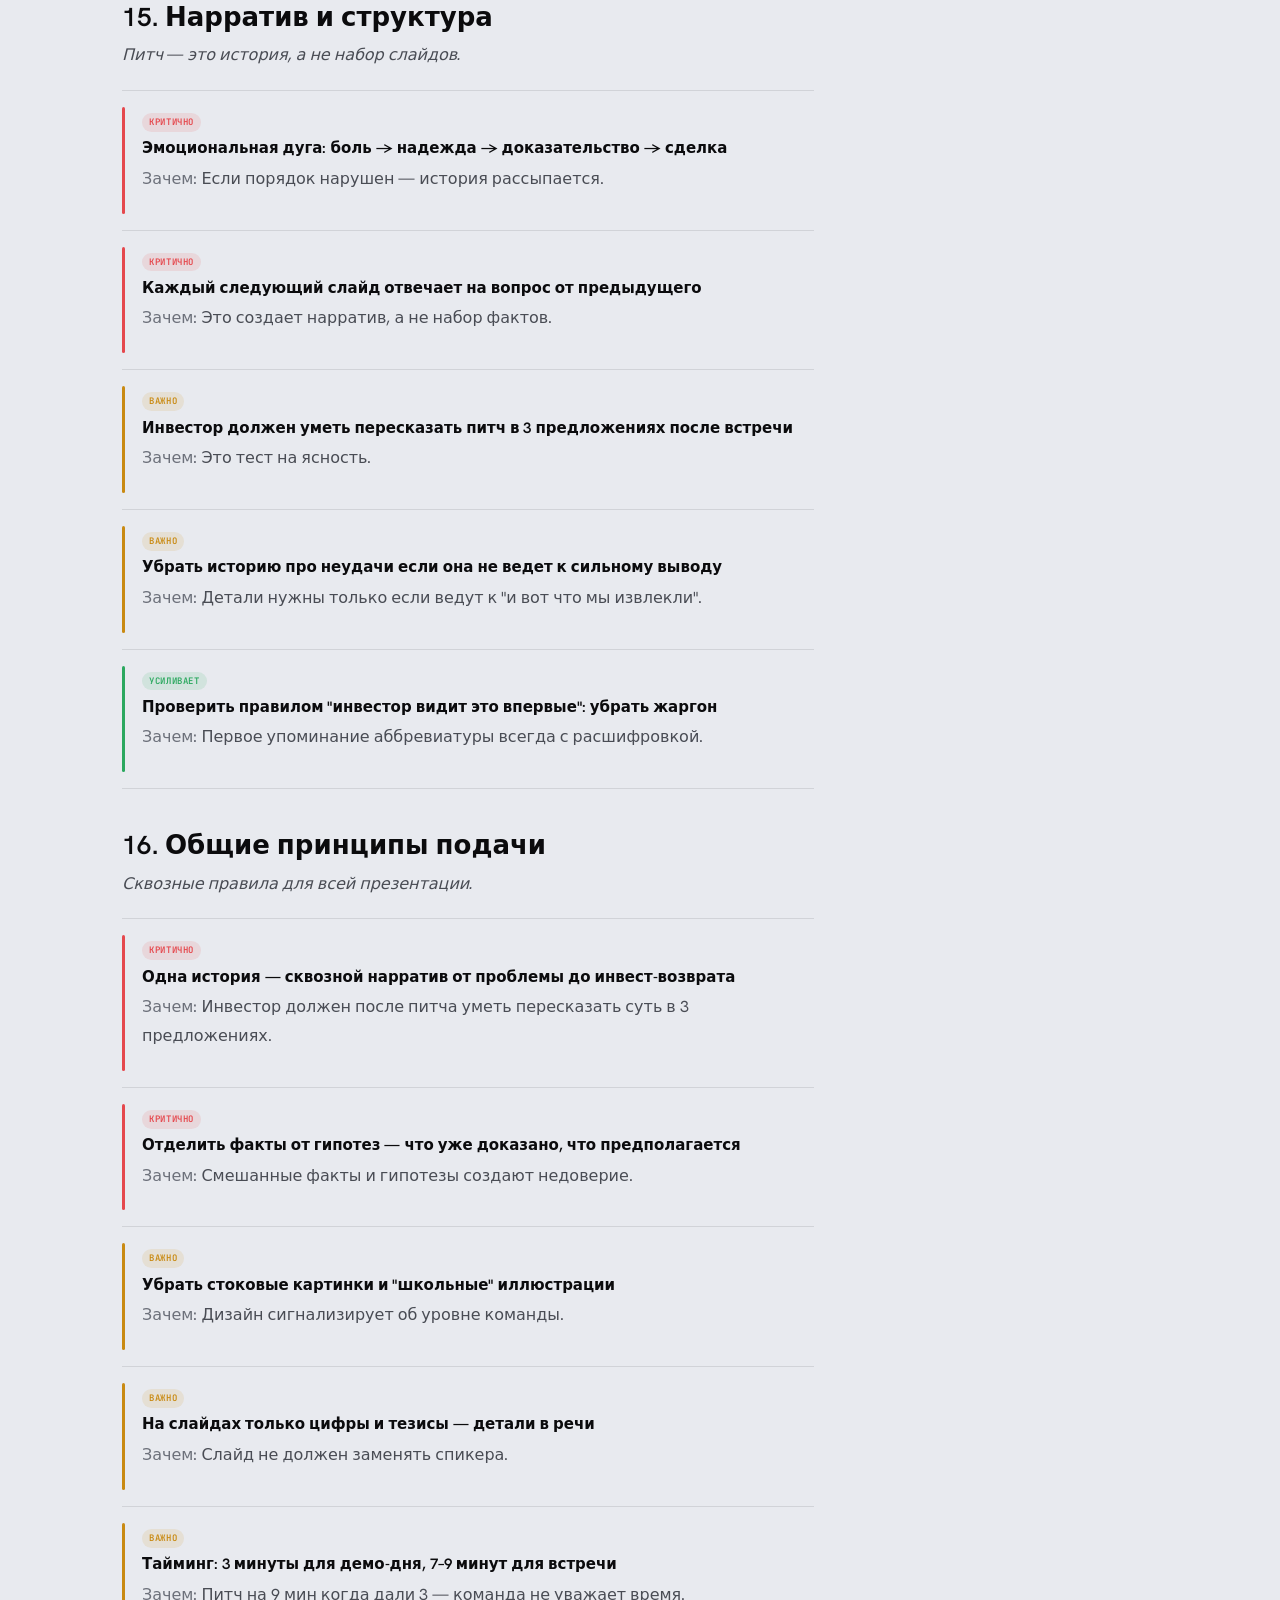
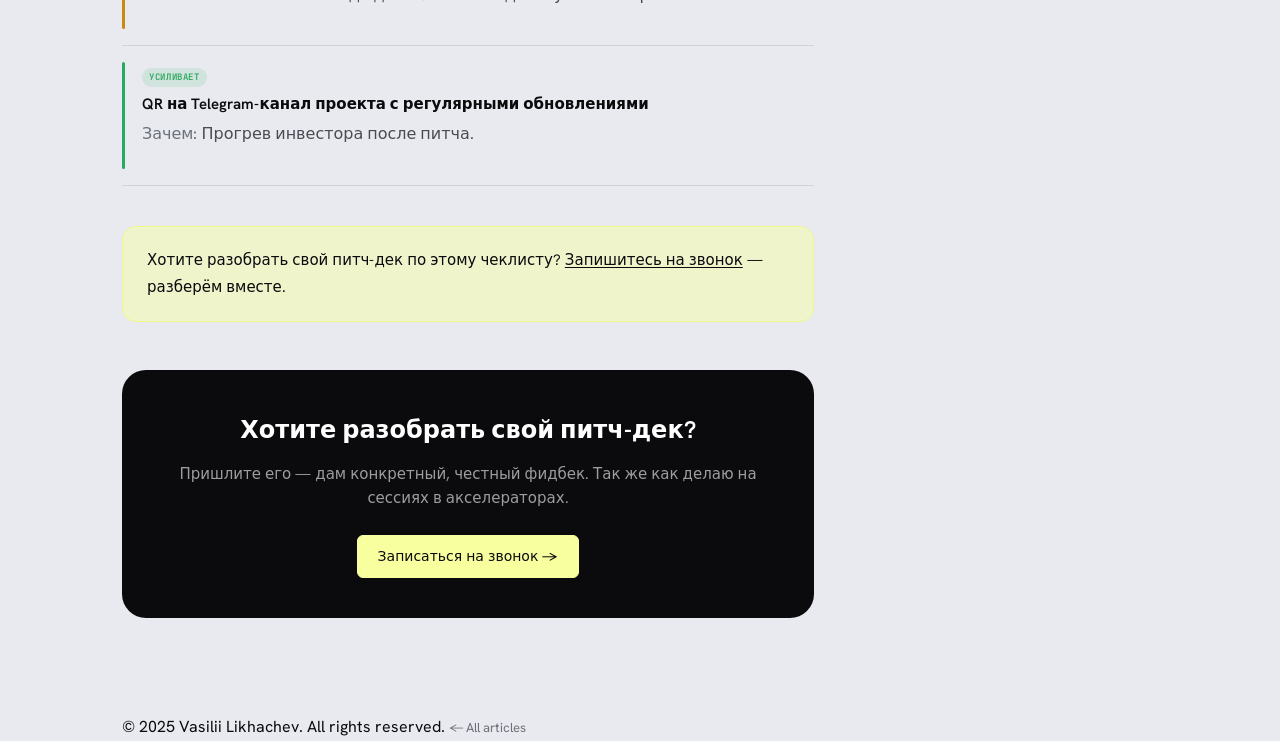
<file: blog/pitch-checklist.html>
<!DOCTYPE html>
<html lang="ru">
<head>
<script async src="https://www.googletagmanager.com/gtag/js?id=G-HC7ZQZ4S09"></script>
<script>
  window.dataLayer = window.dataLayer || [];
  function gtag(){dataLayer.push(arguments);}
  gtag('js', new Date());
  gtag('config', 'G-HC7ZQZ4S09');
</script>
  <meta charset="UTF-8">
  <meta name="viewport" content="width=device-width, initial-scale=1.0">
  <title>Чеклист питч-дека для инвестора: 16 разделов — Василий Лихачёв</title>
  <meta name="description" content="Полный чеклист питч-дека: 16 разделов, каждый пункт с приоритетом. Что критично, что важно, что усиливает — на основе разбора сотен питчей.">
  <meta name="author" content="Vasilii Likhachev">
  <meta name="robots" content="index, follow">
  <link rel="icon" type="image/png" href="../assets/images/favicon.png">
  <link rel="apple-touch-icon" href="../assets/images/favicon.png">
  <link rel="canonical" href="https://vasiliilikhachev.com/blog/pitch-checklist/">
  <meta property="og:type" content="article">
  <meta property="og:url" content="https://vasiliilikhachev.com/blog/pitch-checklist/">
  <meta property="og:title" content="Чеклист питч-дека для инвестора: 16 разделов">
  <meta property="og:description" content="Полный чеклист питч-дека: 16 разделов, каждый пункт с приоритетом. Что критично, что важно, что усиливает.">
  <meta property="og:image" content="https://vasiliilikhachev.com/assets/images/og-pitch-deck.jpg">
  <meta property="article:author" content="Vasilii Likhachev">
  <meta property="article:published_time" content="2025-07-10">
  <meta name="twitter:card" content="summary_large_image">
  <meta name="twitter:title" content="Чеклист питч-дека: 16 разделов">
  <meta name="twitter:description" content="Полный чеклист питч-дека с приоритетами — на основе разбора сотен питчей.">
  <script type="application/ld+json">
  {
    "@context": "https://schema.org",
    "@type": "Article",
    "headline": "Чеклист питч-дека для инвестора: 16 разделов",
    "description": "Полный чеклист питч-дека: 16 разделов, каждый пункт с приоритетом критично / важно / усиливает. На основе разбора сотен питчей.",
    "author": { "@type": "Person", "name": "Vasilii Likhachev", "url": "https://vasiliilikhachev.com" },
    "publisher": { "@type": "Person", "name": "Vasilii Likhachev", "url": "https://vasiliilikhachev.com" },
    "datePublished": "2025-07-10",
    "dateModified": "2025-07-10",
    "url": "https://vasiliilikhachev.com/blog/pitch-checklist/",
    "mainEntityOfPage": "https://vasiliilikhachev.com/blog/pitch-checklist/",
    "keywords": ["чеклист питч-дека", "питч-дек для инвестора", "как подготовить питч", "что проверить в питч-деке", "ошибки питч-дека"]
  }
  </script>
  <script type="application/ld+json">
  {
    "@context": "https://schema.org",
    "@type": "BreadcrumbList",
    "itemListElement": [
      { "@type": "ListItem", "position": 1, "name": "Home", "item": "https://vasiliilikhachev.com/" },
      { "@type": "ListItem", "position": 2, "name": "Blog", "item": "https://vasiliilikhachev.com/blog/" },
      { "@type": "ListItem", "position": 3, "name": "Чеклист питч-дека", "item": "https://vasiliilikhachev.com/blog/pitch-checklist/" }
    ]
  }
  </script>
  <link rel="preconnect" href="https://fonts.googleapis.com">
  <link rel="preconnect" href="https://fonts.gstatic.com" crossorigin>
  <link href="https://fonts.googleapis.com/css2?family=Hanken+Grotesk:ital,wght@0,300..800;1,300..700&family=JetBrains+Mono:wght@400;500;600&display=swap" rel="stylesheet">
  <link rel="stylesheet" href="../assets/css/main.css">
  <link rel="stylesheet" href="../assets/css/article.css">
</head>
<body>
  <nav class="nav" id="nav" role="navigation">
    <div class="nav-inner">
      <a href="/" class="nav-logo">Vasilii Likhachev</a>
      <ul class="nav-links" role="list">
        <li><a href="/#about">About</a></li>
        <li><a href="/#accelerators">Experience</a></li>
        <li><a href="/#blog">Blog</a></li>
        <li><a href="/#contact">Contact</a></li>
      </ul>
      <div class="nav-right">
        <a href="/#calendar" class="btn btn-primary">Book a call</a>
      </div>
      <button class="nav-hamburger" id="hamburger" aria-label="Toggle menu" aria-expanded="false">
        <span></span><span></span><span></span>
      </button>
    </div>
  </nav>
  <div class="nav-mobile" id="nav-mobile">
    <a href="/#about">About</a>
    <a href="/#accelerators">Experience</a>
    <a href="/#blog">Blog</a>
    <a href="/#contact">Contact</a>
    <a href="/#calendar" class="btn btn-primary">Book a call</a>
  </div>

  <main class="article-main">
    <div class="breadcrumb-wrap">
      <div class="container">
        <nav class="breadcrumb" aria-label="Breadcrumb">
          <a href="/">Home</a>
          <span aria-hidden="true">→</span>
          <a href="/blog/">Blog</a>
          <span aria-hidden="true">→</span>
          <span>Чеклист питч-дека</span>
        </nav>
      </div>
    </div>

    <div class="container">
      <div class="article-layout">

        <!-- ── Main content ──────────────────────────── -->
        <article class="article-body" itemscope itemtype="https://schema.org/Article">

          <header class="article-header">
            <div class="article-meta">
              <span class="blog-tag">Fundraising</span>
              <time datetime="2025-07-10" class="blog-date" itemprop="datePublished">July 10, 2025</time>
            </div>
            <h1 itemprop="headline">Чеклист питч-дека для инвестора: 16 разделов</h1>
            <p class="article-lead">Полный чеклист для самопроверки перед питчем. Каждый пункт — с приоритетом и объяснением почему это важно. Составлен на основе разбора сотен питч-деков на акселераторах и в личной работе с фаундерами.</p>
            <div class="article-author" itemprop="author" itemscope itemtype="https://schema.org/Person">
              <div class="author-avatar">VL</div>
              <div>
                <div class="author-name" itemprop="name">Василий Лихачёв</div>
                <div class="author-title">Стартап-советник · 4 000+ часов трекинга</div>
              </div>
            </div>
          </header>

          <div class="article-content" itemprop="articleBody">

            <!-- Legend -->
            <div class="checklist-legend">
              <div class="legend-item"><div class="legend-dot critical"></div><strong>Критично</strong> — без этого питч не убедителен</div>
              <div class="legend-item"><div class="legend-dot important"></div><strong>Важно</strong> — существенно ослабляет</div>
              <div class="legend-item"><div class="legend-dot enhances"></div><strong>Усиливает</strong> — плюс к убедительности</div>
            </div>

            <!-- ── 1. Титул и хук ── -->
            <div id="s1" class="checklist-section-block">
              <h2>1. Титул и хук</h2>
              <p class="checklist-section-desc">Первый слайд. Есть 3–5 секунд чтобы зацепить инвестора.</p>
              <div class="checklist-items">
                <div class="checklist-item priority-critical">
                  <div class="checklist-body">
                    <span class="checklist-badge">Критично</span>
                    <div class="checklist-item-title">Позиционирование в одно предложение — продукт + ЦА + результат</div>
                    <p class="checklist-reason"><em>Зачем:</em> Если за 5 секунд непонятно что это и для кого — инвестор отключается. Должно быть: "X для Y, который дает Z".</p>
                    <p class="checklist-example">Пример: «tapHR — ИИ-платформа, которая закрывает массовый найм от отклика до оффера. 7–10 дней вместо 30.»</p>
                  </div>
                </div>
                <div class="checklist-item priority-critical">
                  <div class="checklist-body">
                    <span class="checklist-badge">Критично</span>
                    <div class="checklist-item-title">Хук с цифрой из реальных кейсов, а не из маркетинга</div>
                    <p class="checklist-reason"><em>Зачем:</em> Абстрактные заявления не работают. Конкретная цифра из опыта создает доверие сразу.</p>
                    <p class="checklist-example">Пример: «-70% рутины рекрутера, -300+ часов/год на команду» — это из кейса, не из фантазии.</p>
                  </div>
                </div>
                <div class="checklist-item priority-important">
                  <div class="checklist-body">
                    <span class="checklist-badge">Важно</span>
                    <div class="checklist-item-title">Скрин интерфейса или фото продукта уже на первом слайде</div>
                    <p class="checklist-reason"><em>Зачем:</em> Инвестор должен понять что он видит — SaaS, маркетплейс, приложение. Стоковые картинки не работают.</p>
                    <p class="checklist-example">Пример: Скрин дашборда, карточки заказа, рабочего окна — что угодно реальное.</p>
                  </div>
                </div>
                <div class="checklist-item priority-important">
                  <div class="checklist-body">
                    <span class="checklist-badge">Важно</span>
                    <div class="checklist-item-title">Убрать контакты с первого слайда</div>
                    <p class="checklist-reason"><em>Зачем:</em> Контакты на первом слайде занимают место хука. Их место — финальный слайд.</p>
                  </div>
                </div>
              </div>
            </div>

            <!-- ── 2. Проблема ── -->
            <div id="s2" class="checklist-section-block">
              <h2>2. Проблема</h2>
              <p class="checklist-section-desc">Должна ощущаться как денежная потеря, а не как неудобство.</p>
              <div class="checklist-items">
                <div class="checklist-item priority-critical">
                  <div class="checklist-body">
                    <span class="checklist-badge">Критично</span>
                    <div class="checklist-item-title">"Цена боли" — потери в деньгах или времени с конкретной цифрой</div>
                    <p class="checklist-reason"><em>Зачем:</em> Проблема без цифры — это жалоба. Проблема с цифрой — это инвестиционная возможность.</p>
                    <p class="checklist-example">Пример: «Каждый малый автосервис теряет до 1,5 млн тенге в год из-за ручного учета.»</p>
                  </div>
                </div>
                <div class="checklist-item priority-critical">
                  <div class="checklist-body">
                    <span class="checklist-badge">Критично</span>
                    <div class="checklist-item-title">Звездочки и источники под цифрами</div>
                    <p class="checklist-reason"><em>Зачем:</em> Цифры без источников выглядят как выдумка. Даже «внутренние интервью n=20» резко повышают доверие.</p>
                  </div>
                </div>
                <div class="checklist-item priority-important">
                  <div class="checklist-body">
                    <span class="checklist-badge">Важно</span>
                    <div class="checklist-item-title">Конкретная ЦА в проблеме — не "бизнес", а "владельцы 2–20 объектов в Астане"</div>
                    <p class="checklist-reason"><em>Зачем:</em> Чем точнее сегмент, тем убедительнее что команда реально понимает клиента.</p>
                  </div>
                </div>
                <div class="checklist-item priority-important">
                  <div class="checklist-body">
                    <span class="checklist-badge">Важно</span>
                    <div class="checklist-item-title">Максимум 3 триггера боли — не список из 8 пунктов</div>
                    <p class="checklist-reason"><em>Зачем:</em> Длинный список размывает фокус. 2–3 конкретные причины запоминаются.</p>
                  </div>
                </div>
                <div class="checklist-item priority-enhances">
                  <div class="checklist-body">
                    <span class="checklist-badge">Усиливает</span>
                    <div class="checklist-item-title">Убрать корпоративный язык ("разрушительный цифровой разрыв")</div>
                    <p class="checklist-reason"><em>Зачем:</em> Эффектные метафоры без цифр звучат пусто.</p>
                  </div>
                </div>
              </div>
            </div>

            <!-- ── 3. Решение ── -->
            <div id="s3" class="checklist-section-block">
              <h2>3. Решение</h2>
              <p class="checklist-section-desc">Не список фич — демонстрация ценности через сценарий.</p>
              <div class="checklist-items">
                <div class="checklist-item priority-critical">
                  <div class="checklist-body">
                    <span class="checklist-badge">Критично</span>
                    <div class="checklist-item-title">Ценность, а не фичи — что получает клиент, а не что умеет продукт</div>
                    <p class="checklist-reason"><em>Зачем:</em> Инвестор покупает бизнес-результат клиента, а не технологию.</p>
                  </div>
                </div>
                <div class="checklist-item priority-critical">
                  <div class="checklist-body">
                    <span class="checklist-badge">Критично</span>
                    <div class="checklist-item-title">Скрины интерфейса или 3-кадровый юзкейс</div>
                    <p class="checklist-reason"><em>Зачем:</em> Без визуала решение остается абстракцией.</p>
                  </div>
                </div>
                <div class="checklist-item priority-important">
                  <div class="checklist-body">
                    <span class="checklist-badge">Важно</span>
                    <div class="checklist-item-title">Формат "end-to-end" если продукт закрывает всю цепочку</div>
                    <p class="checklist-reason"><em>Зачем:</em> Конкурентное преимущество часто не в отдельных фичах, а в закрытии всего процесса.</p>
                  </div>
                </div>
                <div class="checklist-item priority-enhances">
                  <div class="checklist-body">
                    <span class="checklist-badge">Усиливает</span>
                    <div class="checklist-item-title">Разделить технические слайды и продуктовые сценарии</div>
                    <p class="checklist-reason"><em>Зачем:</em> Архитектура стека не нужна инвестору на первой встрече.</p>
                  </div>
                </div>
              </div>
            </div>

            <!-- ── 4. Рынок ── -->
            <div id="s4" class="checklist-section-block">
              <h2>4. Рынок (TAM / SAM / SOM)</h2>
              <p class="checklist-section-desc">Не большие цифры ради впечатления — логика достижимости.</p>
              <div class="checklist-items">
                <div class="checklist-item priority-critical">
                  <div class="checklist-body">
                    <span class="checklist-badge">Критично</span>
                    <div class="checklist-item-title">TAM/SAM/SOM с единицами ($, штук/год) и источниками</div>
                    <p class="checklist-reason"><em>Зачем:</em> Числа без единиц нечитаемы. Инвестор должен уметь воспроизвести логику расчета.</p>
                  </div>
                </div>
                <div class="checklist-item priority-critical">
                  <div class="checklist-body">
                    <span class="checklist-badge">Критично</span>
                    <div class="checklist-item-title">SOM должен сходиться с финмоделью и запросом инвестиций</div>
                    <p class="checklist-reason"><em>Зачем:</em> Если SOM $28 млн при запросе $36 млн — вопрос закономерен.</p>
                  </div>
                </div>
                <div class="checklist-item priority-important">
                  <div class="checklist-body">
                    <span class="checklist-badge">Важно</span>
                    <div class="checklist-item-title">SOM — реалистичная цель, а не "наша доля рынка $100M"</div>
                    <p class="checklist-reason"><em>Зачем:</em> SOM должен быть достижим за 2–3 года с текущей командой и деньгами.</p>
                  </div>
                </div>
                <div class="checklist-item priority-important">
                  <div class="checklist-body">
                    <span class="checklist-badge">Важно</span>
                    <div class="checklist-item-title">Рынок лучше показать сразу после решения</div>
                    <p class="checklist-reason"><em>Зачем:</em> Логика: умеем → рынок большой и доступный → почему мы выиграем.</p>
                  </div>
                </div>
                <div class="checklist-item priority-enhances">
                  <div class="checklist-body">
                    <span class="checklist-badge">Усиливает</span>
                    <div class="checklist-item-title">График или колонна для визуализации масштаба</div>
                    <p class="checklist-reason"><em>Зачем:</em> Таблица без визуала читается медленно.</p>
                  </div>
                </div>
              </div>
            </div>

            <!-- ── 5. Конкуренты ── -->
            <div id="s5" class="checklist-section-block">
              <h2>5. Конкуренты</h2>
              <p class="checklist-section-desc">Матрица, а не текст. Одна галочка где вы лучшие.</p>
              <div class="checklist-items">
                <div class="checklist-item priority-critical">
                  <div class="checklist-body">
                    <span class="checklist-badge">Критично</span>
                    <div class="checklist-item-title">Таблица-матрица, а не "много слов о том чем плохи конкуренты"</div>
                    <p class="checklist-reason"><em>Зачем:</em> Матрица считывается за 5 секунд и показывает позиционирование.</p>
                  </div>
                </div>
                <div class="checklist-item priority-critical">
                  <div class="checklist-body">
                    <span class="checklist-badge">Критично</span>
                    <div class="checklist-item-title">Одно главное преимущество выделено крупной галочкой или акцентом</div>
                    <p class="checklist-reason"><em>Зачем:</em> Если у вас "все галочки" — это не убедительно.</p>
                  </div>
                </div>
                <div class="checklist-item priority-important">
                  <div class="checklist-body">
                    <span class="checklist-badge">Важно</span>
                    <div class="checklist-item-title">Колонки матрицы — этапы процесса клиента, а не абстрактные "скорость/удобство"</div>
                    <p class="checklist-reason"><em>Зачем:</em> Сравнение по этапам показывает где именно вы закрываете дыры конкурентов.</p>
                  </div>
                </div>
                <div class="checklist-item priority-important">
                  <div class="checklist-body">
                    <span class="checklist-badge">Важно</span>
                    <div class="checklist-item-title">Конкурентный слайд стоит рядом с рынком, а не после команды</div>
                    <p class="checklist-reason"><em>Зачем:</em> Нужно понять "а почему именно вы" сразу после масштаба рынка.</p>
                  </div>
                </div>
                <div class="checklist-item priority-enhances">
                  <div class="checklist-body">
                    <span class="checklist-badge">Усиливает</span>
                    <div class="checklist-item-title">Учесть "конкурента в голове" — не только продукты, но и Excel/ручной процесс</div>
                    <p class="checklist-reason"><em>Зачем:</em> Для многих проектов главный конкурент — текущий способ делать то же самое.</p>
                  </div>
                </div>
              </div>
            </div>

            <!-- ── 6. Бизнес-модель ── -->
            <div id="s6" class="checklist-section-block">
              <h2>6. Бизнес-модель</h2>
              <p class="checklist-section-desc">Одна главная монетизация плюс юнит-экономика.</p>
              <div class="checklist-items">
                <div class="checklist-item priority-critical">
                  <div class="checklist-body">
                    <span class="checklist-badge">Критично</span>
                    <div class="checklist-item-title">Чёткая структура доходов — основной поток и дополнительные</div>
                    <p class="checklist-reason"><em>Зачем:</em> Набор вариантов без иерархии создает впечатление что команда не знает как зарабатывать.</p>
                  </div>
                </div>
                <div class="checklist-item priority-critical">
                  <div class="checklist-body">
                    <span class="checklist-badge">Критично</span>
                    <div class="checklist-item-title">Юнит-экономика хотя бы на уровне "средний чек → комиссия → переменные → вклад"</div>
                    <p class="checklist-reason"><em>Зачем:</em> Без неё непонятно масштабируется ли модель.</p>
                  </div>
                </div>
                <div class="checklist-item priority-important">
                  <div class="checklist-body">
                    <span class="checklist-badge">Важно</span>
                    <div class="checklist-item-title">LTV клиента с горизонтом</div>
                    <p class="checklist-reason"><em>Зачем:</em> Показывает долгосрочную ценность модели.</p>
                  </div>
                </div>
                <div class="checklist-item priority-important">
                  <div class="checklist-body">
                    <span class="checklist-badge">Важно</span>
                    <div class="checklist-item-title">CAC и payback period</div>
                    <p class="checklist-reason"><em>Зачем:</em> Инвестор смотрит на LTV/CAC. Хорошо когда ≥ 3.</p>
                  </div>
                </div>
                <div class="checklist-item priority-enhances">
                  <div class="checklist-body">
                    <span class="checklist-badge">Усиливает</span>
                    <div class="checklist-item-title">Точка безубыточности и когда выходите в операционный плюс</div>
                    <p class="checklist-reason"><em>Зачем:</em> Инвестор хочет понять когда перестанет гореть деньги.</p>
                  </div>
                </div>
              </div>
            </div>

            <!-- ── 7. Трекшн ── -->
            <div id="s7" class="checklist-section-block">
              <h2>7. Трекшн / валидация</h2>
              <p class="checklist-section-desc">Цифры в таблице с периодом. Не рассыпанные тезисы.</p>
              <div class="checklist-items">
                <div class="checklist-item priority-critical">
                  <div class="checklist-body">
                    <span class="checklist-badge">Критично</span>
                    <div class="checklist-item-title">Все метрики с периодом — "за 1,5 месяца", а не просто цифра</div>
                    <p class="checklist-reason"><em>Зачем:</em> Цифра без периода — это ничто.</p>
                  </div>
                </div>
                <div class="checklist-item priority-critical">
                  <div class="checklist-body">
                    <span class="checklist-badge">Критично</span>
                    <div class="checklist-item-title">Все ключевые цифры должны математически сходиться друг с другом</div>
                    <p class="checklist-reason"><em>Зачем:</em> Если не бьется — доверие рушится ко всей презентации.</p>
                  </div>
                </div>
                <div class="checklist-item priority-critical">
                  <div class="checklist-body">
                    <span class="checklist-badge">Критично</span>
                    <div class="checklist-item-title">Таблица-витрина метрик, а не рассыпанные тезисы</div>
                    <p class="checklist-reason"><em>Зачем:</em> Структурированная таблица считывается за секунды.</p>
                  </div>
                </div>
                <div class="checklist-item priority-important">
                  <div class="checklist-body">
                    <span class="checklist-badge">Важно</span>
                    <div class="checklist-item-title">Динамика MRR по месяцам если она есть</div>
                    <p class="checklist-reason"><em>Зачем:</em> Рост $3K → $7K сильнее чем просто "$7K MRR".</p>
                  </div>
                </div>
                <div class="checklist-item priority-important">
                  <div class="checklist-body">
                    <span class="checklist-badge">Важно</span>
                    <div class="checklist-item-title">QR или ссылка на MVP/демо прямо на слайде</div>
                    <p class="checklist-reason"><em>Зачем:</em> Кликабельный продукт убедительнее любых слов.</p>
                  </div>
                </div>
                <div class="checklist-item priority-important">
                  <div class="checklist-body">
                    <span class="checklist-badge">Важно</span>
                    <div class="checklist-item-title">Mini case study: было → что сделали → результат в деньгах/процентах</div>
                    <p class="checklist-reason"><em>Зачем:</em> Кейс с клиентом убедительнее общих метрик.</p>
                  </div>
                </div>
                <div class="checklist-item priority-enhances">
                  <div class="checklist-body">
                    <span class="checklist-badge">Усиливает</span>
                    <div class="checklist-item-title">Разделить трекшн старого и нового продукта, если применимо</div>
                    <p class="checklist-reason"><em>Зачем:</em> Инвестор будет уточнять — лучше разделить честно сразу.</p>
                  </div>
                </div>
              </div>
            </div>

            <!-- ── 8. Финансовый план ── -->
            <div id="s8" class="checklist-section-block">
              <h2>8. Финансовый план / Roadmap</h2>
              <p class="checklist-section-desc">Реалистичный маршрут с KPI-вехами, а не хоккейная клюшка с потолка.</p>
              <div class="checklist-items">
                <div class="checklist-item priority-critical">
                  <div class="checklist-body">
                    <span class="checklist-badge">Критично</span>
                    <div class="checklist-item-title">KPI-вехи поквартально с конкретными метриками</div>
                    <p class="checklist-reason"><em>Зачем:</em> Roadmap без цифр — декларация намерений.</p>
                  </div>
                </div>
                <div class="checklist-item priority-critical">
                  <div class="checklist-body">
                    <span class="checklist-badge">Критично</span>
                    <div class="checklist-item-title">Связать roadmap с инвест-запросом — деньги → результат → следующий раунд</div>
                    <p class="checklist-reason"><em>Зачем:</em> Инвестор должен видеть цепочку: вложил → результат → раунд.</p>
                  </div>
                </div>
                <div class="checklist-item priority-critical">
                  <div class="checklist-body">
                    <span class="checklist-badge">Критично</span>
                    <div class="checklist-item-title">Единообразие MRR / ARR по всем слайдам</div>
                    <p class="checklist-reason"><em>Зачем:</em> Путаница — классическая ошибка. Инвестор сразу ловит.</p>
                  </div>
                </div>
                <div class="checklist-item priority-important">
                  <div class="checklist-body">
                    <span class="checklist-badge">Важно</span>
                    <div class="checklist-item-title">Убрать второстепенные хотелки из roadmap</div>
                    <p class="checklist-reason"><em>Зачем:</em> Длинный список фич размывает приоритеты.</p>
                  </div>
                </div>
                <div class="checklist-item priority-important">
                  <div class="checklist-body">
                    <span class="checklist-badge">Важно</span>
                    <div class="checklist-item-title">Реалистичный темп роста — объяснить как именно достичь</div>
                    <p class="checklist-reason"><em>Зачем:</em> Агрессивные цифры не убивают питч сами по себе, убивает отсутствие объяснения.</p>
                  </div>
                </div>
              </div>
            </div>

            <!-- ── 9. Команда ── -->
            <div id="s9" class="checklist-section-block">
              <h2>9. Команда</h2>
              <p class="checklist-section-desc">3–4 человека с доказательствами, не простыня из 10 имен.</p>
              <div class="checklist-items">
                <div class="checklist-item priority-critical">
                  <div class="checklist-body">
                    <span class="checklist-badge">Критично</span>
                    <div class="checklist-item-title">Одна строка достижений на каждого — кейсы, экзиты, крупные продукты</div>
                    <p class="checklist-reason"><em>Зачем:</em> Должности без доказательств не говорят ничего.</p>
                  </div>
                </div>
                <div class="checklist-item priority-important">
                  <div class="checklist-body">
                    <span class="checklist-badge">Важно</span>
                    <div class="checklist-item-title">Максимум 3–4 ключевых, остальные "+N в расширенной команде"</div>
                    <p class="checklist-reason"><em>Зачем:</em> "Простыня" из 10 человек рассеивает внимание.</p>
                  </div>
                </div>
                <div class="checklist-item priority-important">
                  <div class="checklist-body">
                    <span class="checklist-badge">Важно</span>
                    <div class="checklist-item-title">Показать кто отвечает за рост: sales, product, ops</div>
                    <p class="checklist-reason"><em>Зачем:</em> Инвестор смотрит есть ли в команде тот кто умеет продавать.</p>
                  </div>
                </div>
                <div class="checklist-item priority-enhances">
                  <div class="checklist-body">
                    <span class="checklist-badge">Усиливает</span>
                    <div class="checklist-item-title">Founder advantage — уникальный доступ к рынку или аудитории</div>
                    <p class="checklist-reason"><em>Зачем:</em> Это не биография, это канал роста.</p>
                  </div>
                </div>
              </div>
            </div>

            <!-- ── 10. Инвест-запрос ── -->
            <div id="s10" class="checklist-section-block">
              <h2>10. Инвест-запрос / Ask</h2>
              <p class="checklist-section-desc">Не "дайте деньги", а сделка с понятной доходностью.</p>
              <div class="checklist-items">
                <div class="checklist-item priority-critical">
                  <div class="checklist-body">
                    <span class="checklist-badge">Критично</span>
                    <div class="checklist-item-title">Конкретные условия: сумма + инструмент (SAFE/equity) + оценка</div>
                    <p class="checklist-reason"><em>Зачем:</em> Запрос без суммы и условий — это не запрос.</p>
                  </div>
                </div>
                <div class="checklist-item priority-critical">
                  <div class="checklist-body">
                    <span class="checklist-badge">Критично</span>
                    <div class="checklist-item-title">Структура расходов в процентах: маркетинг / продукт / команда / резерв</div>
                    <p class="checklist-reason"><em>Зачем:</em> Без структуры непонятно на что пойдут деньги.</p>
                  </div>
                </div>
                <div class="checklist-item priority-critical">
                  <div class="checklist-body">
                    <span class="checklist-badge">Критично</span>
                    <div class="checklist-item-title">KPI раунда — до какой метрики доводит этот раунд</div>
                    <p class="checklist-reason"><em>Зачем:</em> Без milestone непонятно за что платит инвестор.</p>
                  </div>
                </div>
                <div class="checklist-item priority-important">
                  <div class="checklist-body">
                    <span class="checklist-badge">Важно</span>
                    <div class="checklist-item-title">Логика возврата инвестору — следующий раунд, мультипликатор, горизонт</div>
                    <p class="checklist-reason"><em>Зачем:</em> Инвестор думает о заработке.</p>
                  </div>
                </div>
                <div class="checklist-item priority-important">
                  <div class="checklist-body">
                    <span class="checklist-badge">Важно</span>
                    <div class="checklist-item-title">Поставить маркетинг/продажи первым пунктом расходов, а не разработку</div>
                    <p class="checklist-reason"><em>Зачем:</em> Инвестору спокойнее когда деньги идут прежде всего на рост.</p>
                  </div>
                </div>
                <div class="checklist-item priority-enhances">
                  <div class="checklist-body">
                    <span class="checklist-badge">Усиливает</span>
                    <div class="checklist-item-title">Упомянуть soft-commit если есть</div>
                    <p class="checklist-reason"><em>Зачем:</em> Снижает воспринимаемый риск и создает urgency.</p>
                  </div>
                </div>
              </div>
            </div>

            <!-- ── 11. Финальный слайд ── -->
            <div id="s11" class="checklist-section-block">
              <h2>11. Финальный слайд / CTA</h2>
              <p class="checklist-section-desc">Деловой призыв, рабочие контакты, QR.</p>
              <div class="checklist-items">
                <div class="checklist-item priority-critical">
                  <div class="checklist-body">
                    <span class="checklist-badge">Критично</span>
                    <div class="checklist-item-title">Рабочие ссылки и QR-код на демо/MVP — всё проверить перед питчем</div>
                    <p class="checklist-reason"><em>Зачем:</em> Нерабочая ссылка убивает впечатление в финале.</p>
                  </div>
                </div>
                <div class="checklist-item priority-important">
                  <div class="checklist-body">
                    <span class="checklist-badge">Важно</span>
                    <div class="checklist-item-title">Деловой CTA вместо "готовы к сотрудничеству"</div>
                    <p class="checklist-reason"><em>Зачем:</em> CTA должен говорить что конкретно нужно от инвестора прямо сейчас.</p>
                  </div>
                </div>
                <div class="checklist-item priority-enhances">
                  <div class="checklist-body">
                    <span class="checklist-badge">Усиливает</span>
                    <div class="checklist-item-title">Нормальный домен для сайта — не free.wix</div>
                    <p class="checklist-reason"><em>Зачем:</em> Стоит $10–15 в год, сигнализирует что команда серьезная.</p>
                  </div>
                </div>
              </div>
            </div>

            <!-- ── 12. Почему сейчас ── -->
            <div id="s12" class="checklist-section-block">
              <h2>12. Почему сейчас и почему мы</h2>
              <p class="checklist-section-desc">Два вопроса которые инвестор задает молча на каждом слайде.</p>
              <div class="checklist-items">
                <div class="checklist-item priority-critical">
                  <div class="checklist-body">
                    <span class="checklist-badge">Критично</span>
                    <div class="checklist-item-title">Тезис "почему сейчас" — конкретный триггер момента</div>
                    <p class="checklist-reason"><em>Зачем:</em> Без timing-аргумента непонятно зачем инвестировать именно сейчас.</p>
                  </div>
                </div>
                <div class="checklist-item priority-critical">
                  <div class="checklist-body">
                    <span class="checklist-badge">Критично</span>
                    <div class="checklist-item-title">Unfair advantage команды — не "мы опытные", а конкретный доступ</div>
                    <p class="checklist-reason"><em>Зачем:</em> Опыт есть у всех. Инвестора интересует чего нет у других.</p>
                  </div>
                </div>
                <div class="checklist-item priority-important">
                  <div class="checklist-body">
                    <span class="checklist-badge">Важно</span>
                    <div class="checklist-item-title">Тезис "почему мы" отдельно от конкурентной матрицы</div>
                    <p class="checklist-reason"><em>Зачем:</em> Это разные вещи — что есть vs почему именно вы это реализуете.</p>
                  </div>
                </div>
                <div class="checklist-item priority-enhances">
                  <div class="checklist-body">
                    <span class="checklist-badge">Усиливает</span>
                    <div class="checklist-item-title">Ссылка на внешний тренд или статистику подтверждающую момент</div>
                    <p class="checklist-reason"><em>Зачем:</em> Переводит проект из "странной ниши" в понятную инвест-возможность.</p>
                  </div>
                </div>
              </div>
            </div>

            <!-- ── 13. Верификация цифр ── -->
            <div id="s13" class="checklist-section-block">
              <h2>13. Верификация цифр</h2>
              <p class="checklist-section-desc">Внутренняя консистентность и проверяемость — до питча, не после.</p>
              <div class="checklist-items">
                <div class="checklist-item priority-critical">
                  <div class="checklist-body">
                    <span class="checklist-badge">Критично</span>
                    <div class="checklist-item-title">Сквозная проверка: одни и те же цифры одинаковы на всех слайдах</div>
                    <p class="checklist-reason"><em>Зачем:</em> Несоответствие рушит доверие ко всей презентации.</p>
                  </div>
                </div>
                <div class="checklist-item priority-critical">
                  <div class="checklist-body">
                    <span class="checklist-badge">Критично</span>
                    <div class="checklist-item-title">Все цифры должны быть воспроизводимы за 30 секунд или иметь источник</div>
                    <p class="checklist-reason"><em>Зачем:</em> Если инвестор не может быстро проверить — он её вычеркивает.</p>
                  </div>
                </div>
                <div class="checklist-item priority-critical">
                  <div class="checklist-body">
                    <span class="checklist-badge">Критично</span>
                    <div class="checklist-item-title">Единообразие MRR/ARR: выбрать одно и использовать везде</div>
                    <p class="checklist-reason"><em>Зачем:</em> Классическая ошибка, инвестор ловит мгновенно.</p>
                  </div>
                </div>
                <div class="checklist-item priority-important">
                  <div class="checklist-body">
                    <span class="checklist-badge">Важно</span>
                    <div class="checklist-item-title">Проверить логику роста: темп → нужная команда → нужный бюджет</div>
                    <p class="checklist-reason"><em>Зачем:</em> Если команда не посчитала сама — это красный флаг.</p>
                  </div>
                </div>
                <div class="checklist-item priority-important">
                  <div class="checklist-body">
                    <span class="checklist-badge">Важно</span>
                    <div class="checklist-item-title">Большие цифры сопроводить логикой расчета хотя бы в одном предложении</div>
                    <p class="checklist-reason"><em>Зачем:</em> Цифра без объяснения — просто красивое число.</p>
                  </div>
                </div>
              </div>
            </div>

            <!-- ── 14. Подготовка к вопросам ── -->
            <div id="s14" class="checklist-section-block">
              <h2>14. Подготовка к вопросам</h2>
              <p class="checklist-section-desc">Инвестор ищет дыры. Лучше найти их самому раньше.</p>
              <div class="checklist-items">
                <div class="checklist-item priority-critical">
                  <div class="checklist-body">
                    <span class="checklist-badge">Критично</span>
                    <div class="checklist-item-title">Знать своё слабое место и иметь готовый ответ</div>
                    <p class="checklist-reason"><em>Зачем:</em> Если команда сама говорит "наш главный риск X, вот как работаем" — это сила.</p>
                  </div>
                </div>
                <div class="checklist-item priority-critical">
                  <div class="checklist-body">
                    <span class="checklist-badge">Критично</span>
                    <div class="checklist-item-title">Заготовить ответы на топ-10 вопросов инвестора по своей теме</div>
                    <p class="checklist-reason"><em>Зачем:</em> Вопросы предсказуемы на 80%.</p>
                  </div>
                </div>
                <div class="checklist-item priority-important">
                  <div class="checklist-body">
                    <span class="checklist-badge">Важно</span>
                    <div class="checklist-item-title">Правило "так что что?" — после каждого факта готов вывод</div>
                    <p class="checklist-reason"><em>Зачем:</em> Инвестор не обязан додумывать сам.</p>
                  </div>
                </div>
                <div class="checklist-item priority-important">
                  <div class="checklist-body">
                    <span class="checklist-badge">Важно</span>
                    <div class="checklist-item-title">Неудобные факты лучше назвать первым чем ждать вопроса</div>
                    <p class="checklist-reason"><em>Зачем:</em> Если всплывет от инвестора — доверие падает.</p>
                  </div>
                </div>
                <div class="checklist-item priority-enhances">
                  <div class="checklist-body">
                    <span class="checklist-badge">Усиливает</span>
                    <div class="checklist-item-title">Отработать версию питча на 3 минуты и на 7–9 минут</div>
                    <p class="checklist-reason"><em>Зачем:</em> Умение сжать питч без потери смысла — навык.</p>
                  </div>
                </div>
              </div>
            </div>

            <!-- ── 15. Нарратив ── -->
            <div id="s15" class="checklist-section-block">
              <h2>15. Нарратив и структура</h2>
              <p class="checklist-section-desc">Питч — это история, а не набор слайдов.</p>
              <div class="checklist-items">
                <div class="checklist-item priority-critical">
                  <div class="checklist-body">
                    <span class="checklist-badge">Критично</span>
                    <div class="checklist-item-title">Эмоциональная дуга: боль → надежда → доказательство → сделка</div>
                    <p class="checklist-reason"><em>Зачем:</em> Если порядок нарушен — история рассыпается.</p>
                  </div>
                </div>
                <div class="checklist-item priority-critical">
                  <div class="checklist-body">
                    <span class="checklist-badge">Критично</span>
                    <div class="checklist-item-title">Каждый следующий слайд отвечает на вопрос от предыдущего</div>
                    <p class="checklist-reason"><em>Зачем:</em> Это создает нарратив, а не набор фактов.</p>
                  </div>
                </div>
                <div class="checklist-item priority-important">
                  <div class="checklist-body">
                    <span class="checklist-badge">Важно</span>
                    <div class="checklist-item-title">Инвестор должен уметь пересказать питч в 3 предложениях после встречи</div>
                    <p class="checklist-reason"><em>Зачем:</em> Это тест на ясность.</p>
                  </div>
                </div>
                <div class="checklist-item priority-important">
                  <div class="checklist-body">
                    <span class="checklist-badge">Важно</span>
                    <div class="checklist-item-title">Убрать историю про неудачи если она не ведет к сильному выводу</div>
                    <p class="checklist-reason"><em>Зачем:</em> Детали нужны только если ведут к "и вот что мы извлекли".</p>
                  </div>
                </div>
                <div class="checklist-item priority-enhances">
                  <div class="checklist-body">
                    <span class="checklist-badge">Усиливает</span>
                    <div class="checklist-item-title">Проверить правилом "инвестор видит это впервые": убрать жаргон</div>
                    <p class="checklist-reason"><em>Зачем:</em> Первое упоминание аббревиатуры всегда с расшифровкой.</p>
                  </div>
                </div>
              </div>
            </div>

            <!-- ── 16. Общие принципы ── -->
            <div id="s16" class="checklist-section-block">
              <h2>16. Общие принципы подачи</h2>
              <p class="checklist-section-desc">Сквозные правила для всей презентации.</p>
              <div class="checklist-items">
                <div class="checklist-item priority-critical">
                  <div class="checklist-body">
                    <span class="checklist-badge">Критично</span>
                    <div class="checklist-item-title">Одна история — сквозной нарратив от проблемы до инвест-возврата</div>
                    <p class="checklist-reason"><em>Зачем:</em> Инвестор должен после питча уметь пересказать суть в 3 предложениях.</p>
                  </div>
                </div>
                <div class="checklist-item priority-critical">
                  <div class="checklist-body">
                    <span class="checklist-badge">Критично</span>
                    <div class="checklist-item-title">Отделить факты от гипотез — что уже доказано, что предполагается</div>
                    <p class="checklist-reason"><em>Зачем:</em> Смешанные факты и гипотезы создают недоверие.</p>
                  </div>
                </div>
                <div class="checklist-item priority-important">
                  <div class="checklist-body">
                    <span class="checklist-badge">Важно</span>
                    <div class="checklist-item-title">Убрать стоковые картинки и "школьные" иллюстрации</div>
                    <p class="checklist-reason"><em>Зачем:</em> Дизайн сигнализирует об уровне команды.</p>
                  </div>
                </div>
                <div class="checklist-item priority-important">
                  <div class="checklist-body">
                    <span class="checklist-badge">Важно</span>
                    <div class="checklist-item-title">На слайдах только цифры и тезисы — детали в речи</div>
                    <p class="checklist-reason"><em>Зачем:</em> Слайд не должен заменять спикера.</p>
                  </div>
                </div>
                <div class="checklist-item priority-important">
                  <div class="checklist-body">
                    <span class="checklist-badge">Важно</span>
                    <div class="checklist-item-title">Тайминг: 3 минуты для демо-дня, 7–9 минут для встречи</div>
                    <p class="checklist-reason"><em>Зачем:</em> Питч на 9 мин когда дали 3 — команда не уважает время.</p>
                  </div>
                </div>
                <div class="checklist-item priority-enhances">
                  <div class="checklist-body">
                    <span class="checklist-badge">Усиливает</span>
                    <div class="checklist-item-title">QR на Telegram-канал проекта с регулярными обновлениями</div>
                    <p class="checklist-reason"><em>Зачем:</em> Прогрев инвестора после питча.</p>
                  </div>
                </div>
              </div>
            </div>

            <div class="article-cta-inline">
              <p>Хотите разобрать свой питч-дек по этому чеклисту? <a href="/#calendar">Запишитесь на звонок</a> — разберём вместе.</p>
            </div>

          </div><!-- /article-content -->

          <div class="article-cta-final">
            <h3>Хотите разобрать свой питч-дек?</h3>
            <p>Пришлите его — дам конкретный, честный фидбек. Так же как делаю на сессиях в акселераторах.</p>
            <a href="/#calendar" class="btn btn-primary">Записаться на звонок →</a>
          </div>

        </article><!-- /article-body -->

        <!-- ── Sidebar ────────────────────────────────── -->
        <aside class="article-sidebar">
          <div class="sidebar-card">
            <div class="sidebar-author-avatar">VL</div>
            <div class="sidebar-author-name">Василий Лихачёв</div>
            <div class="sidebar-author-bio">Стартап-советник и инвестор. 4 000+ часов трекинга. Эксперт Google for Startups и Draper University.</div>
            <a href="/#calendar" class="btn btn-primary" style="width:100%;text-align:center;margin-top:1rem;">Записаться</a>
          </div>
          <div class="sidebar-card sidebar-toc">
            <div class="sidebar-toc-title">Разделы</div>
            <div class="sidebar-toc-scroll">
              <nav id="toc-nav">
                <a href="#s1">1. Титул и хук</a>
                <a href="#s2">2. Проблема</a>
                <a href="#s3">3. Решение</a>
                <a href="#s4">4. Рынок (TAM/SAM/SOM)</a>
                <a href="#s5">5. Конкуренты</a>
                <a href="#s6">6. Бизнес-модель</a>
                <a href="#s7">7. Трекшн / валидация</a>
                <a href="#s8">8. Финплан / Roadmap</a>
                <a href="#s9">9. Команда</a>
                <a href="#s10">10. Инвест-запрос</a>
                <a href="#s11">11. Финальный слайд</a>
                <a href="#s12">12. Почему сейчас</a>
                <a href="#s13">13. Верификация цифр</a>
                <a href="#s14">14. Подготовка к вопросам</a>
                <a href="#s15">15. Нарратив</a>
                <a href="#s16">16. Общие принципы</a>
              </nav>
            </div>
          </div>
        </aside>

      </div><!-- /article-layout -->
    </div><!-- /container -->
  </main>

  <footer class="footer">
    <div class="container footer-inner">
      <span>© 2025 Vasilii Likhachev. All rights reserved.</span>
      <a href="/blog/" style="font-size:13px;color:var(--text-3);">← All articles</a>
    </div>
  </footer>

  <script>
    // Nav scroll
    const nav = document.getElementById('nav');
    window.addEventListener('scroll', () => nav.classList.toggle('scrolled', window.scrollY > 10), { passive: true });
    // Mobile menu
    const hamburger = document.getElementById('hamburger');
    const mobileNav = document.getElementById('nav-mobile');
    hamburger.addEventListener('click', () => {
      const open = mobileNav.classList.toggle('open');
      hamburger.setAttribute('aria-expanded', open);
    });
    mobileNav.querySelectorAll('a').forEach(a => a.addEventListener('click', () => {
      mobileNav.classList.remove('open');
      hamburger.setAttribute('aria-expanded', false);
    }));
    // TOC active section highlight
    const sections = document.querySelectorAll('.checklist-section-block[id]');
    const tocLinks = document.querySelectorAll('#toc-nav a');
    const observer = new IntersectionObserver(entries => {
      entries.forEach(entry => {
        if (entry.isIntersecting) {
          tocLinks.forEach(a => a.classList.remove('active'));
          const active = document.querySelector('#toc-nav a[href="#' + entry.target.id + '"]');
          if (active) active.classList.add('active');
        }
      });
    }, { rootMargin: '-20% 0px -70% 0px' });
    sections.forEach(s => observer.observe(s));
  </script>
</body>
</html>
</file>
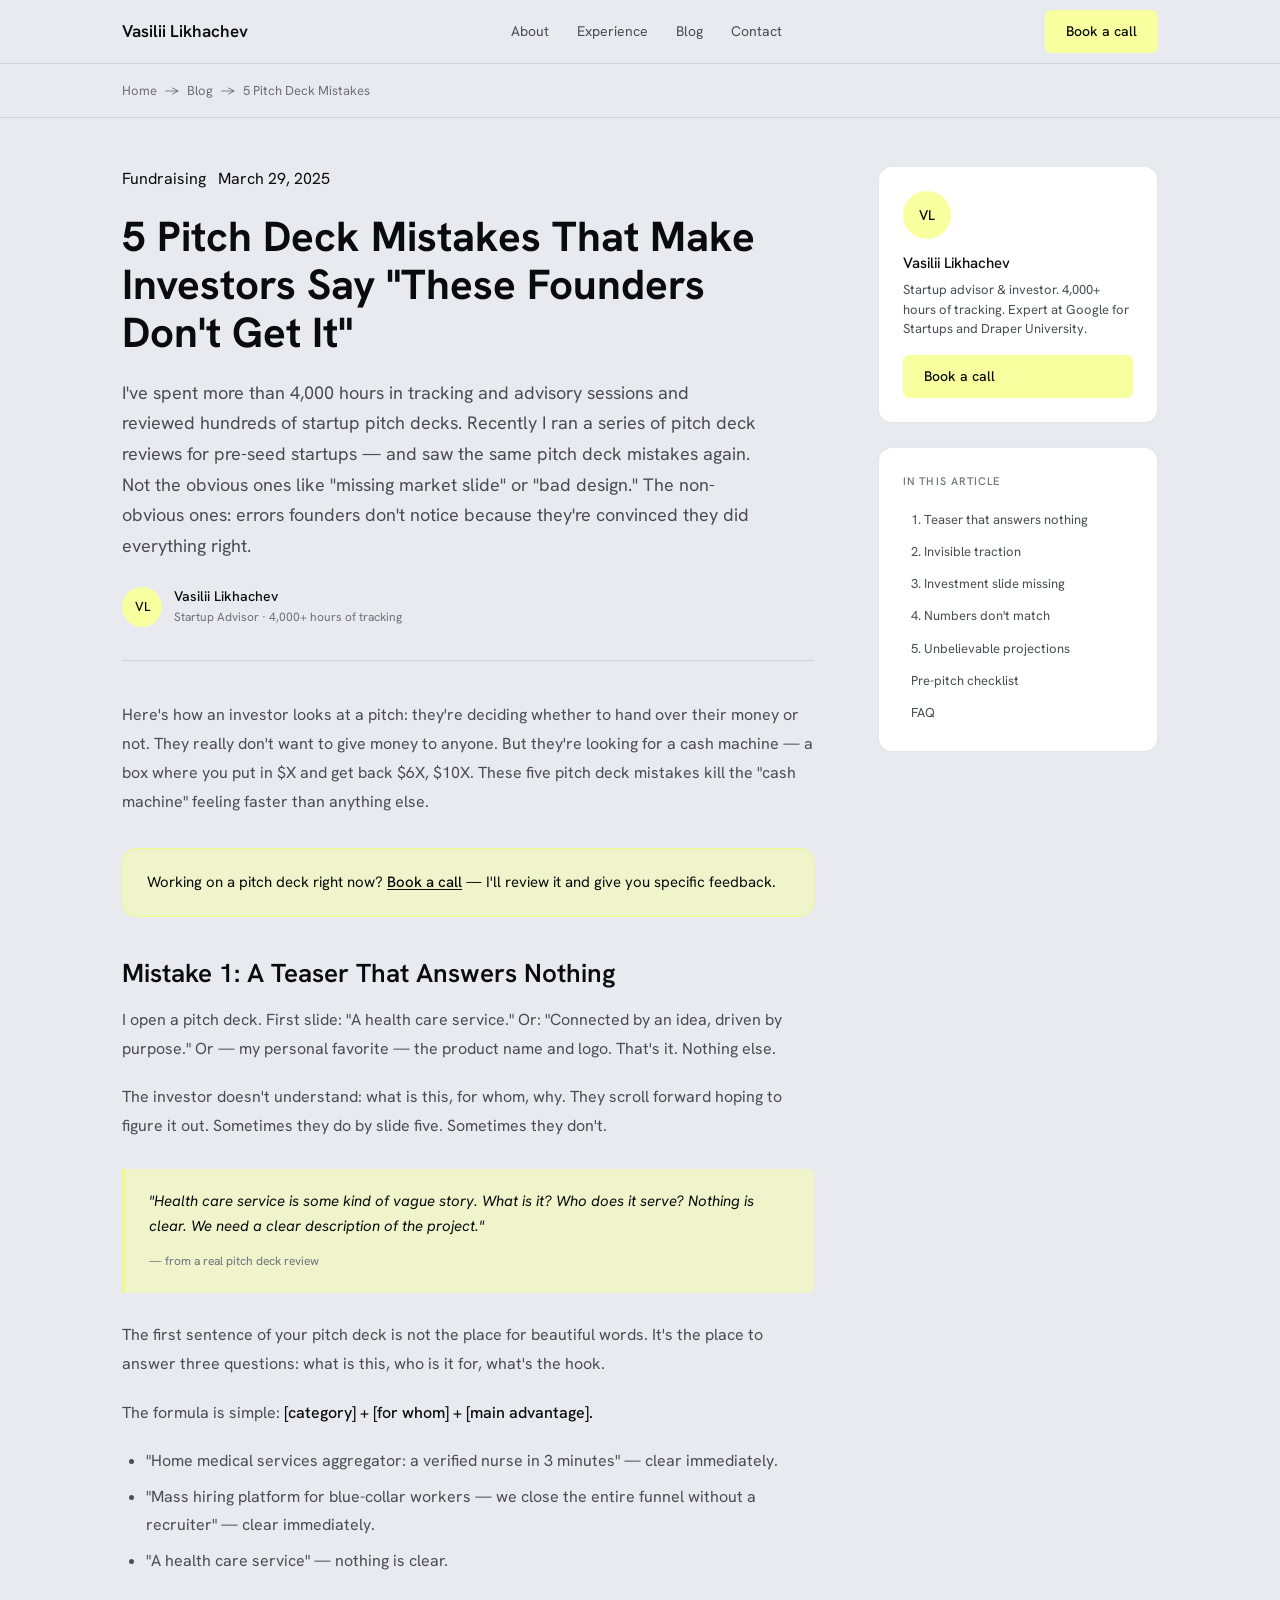
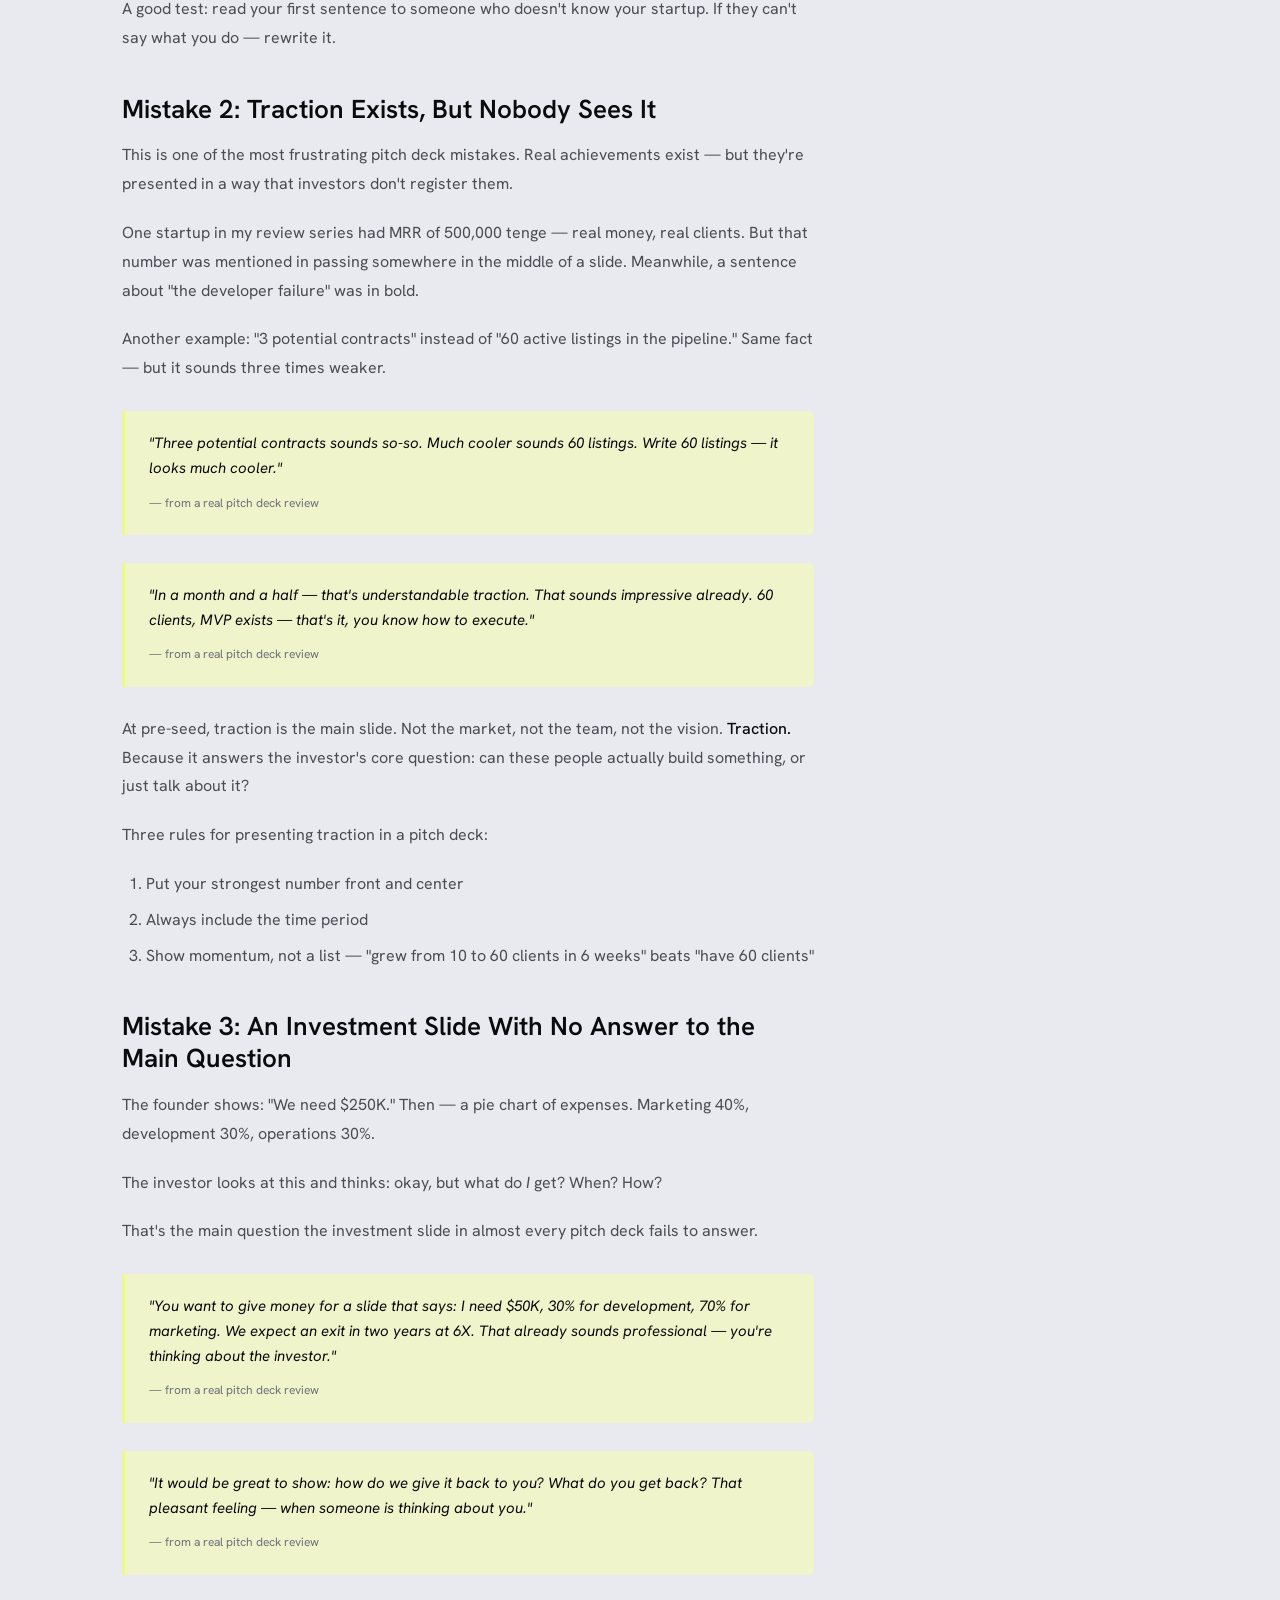
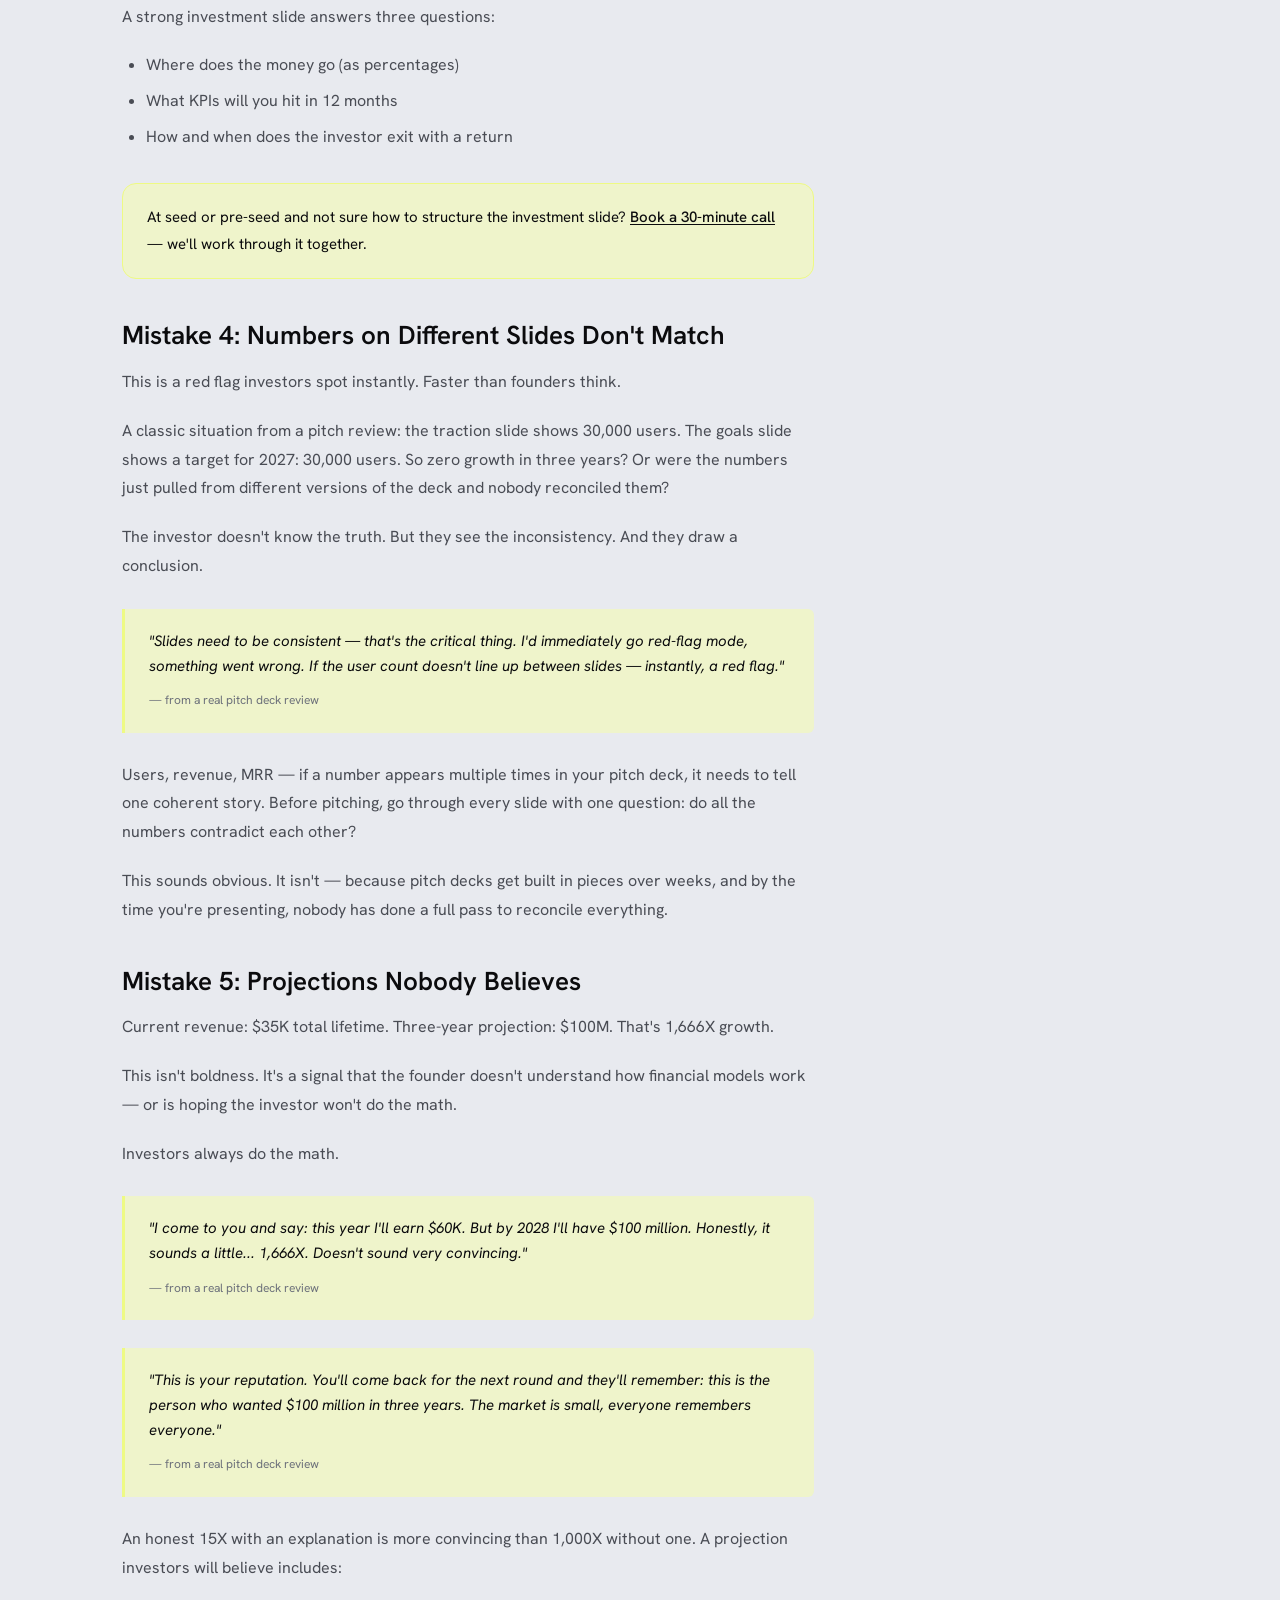
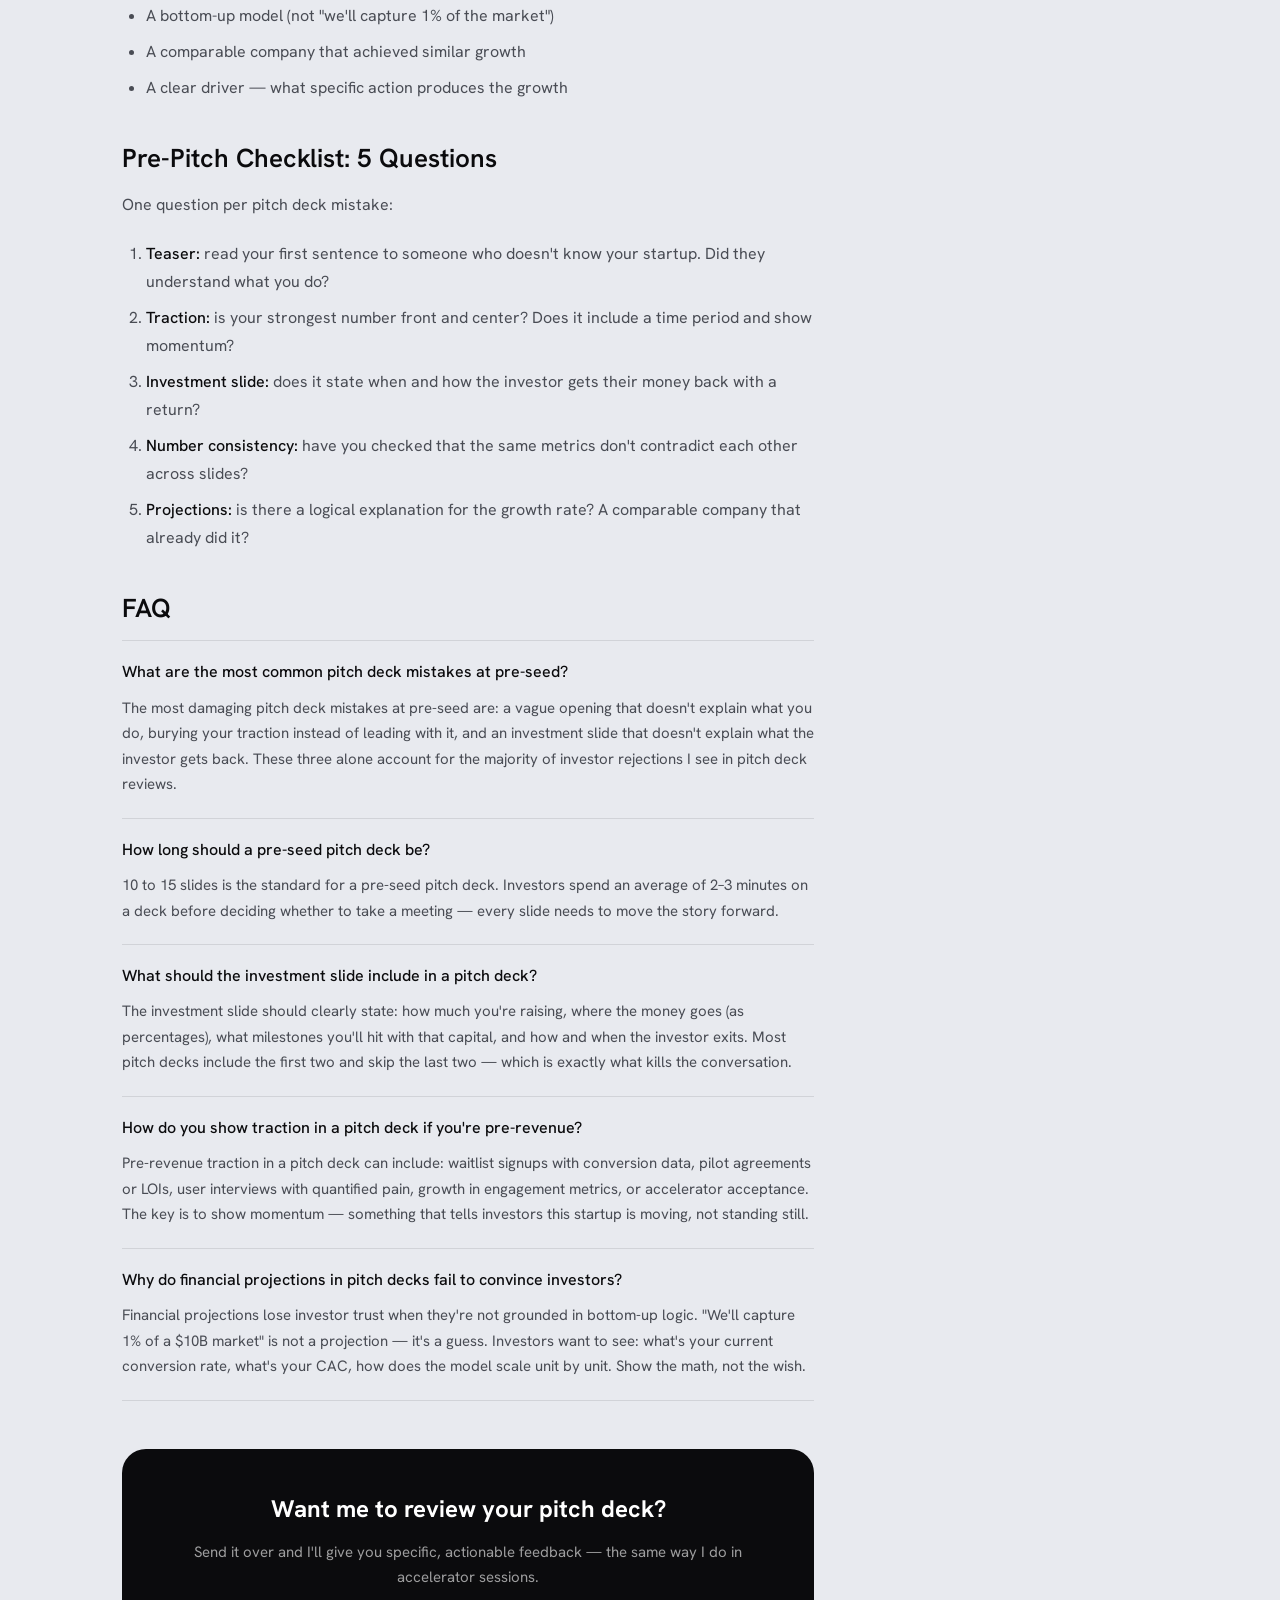
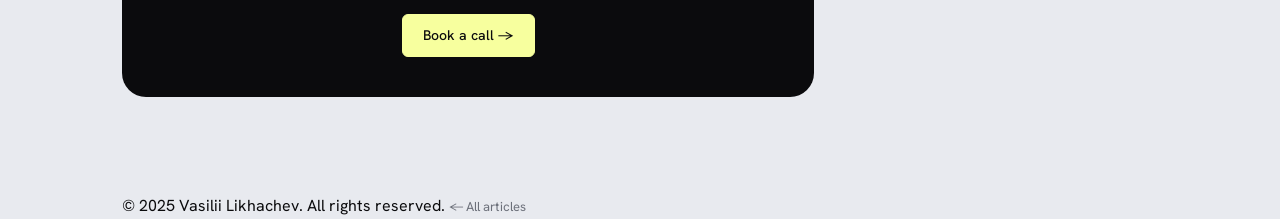
<file: blog/pitch-deck-mistakes.html>
<!DOCTYPE html>
<html lang="en">
<head>
<script async src="https://www.googletagmanager.com/gtag/js?id=G-HC7ZQZ4S09"></script>
<script>
  window.dataLayer = window.dataLayer || [];
  function gtag(){dataLayer.push(arguments);}
  gtag('js', new Date());
  gtag('config', 'G-HC7ZQZ4S09');
</script>
  <meta charset="UTF-8">
  <meta name="viewport" content="width=device-width, initial-scale=1.0">
  <title>5 Pitch Deck Mistakes That Make Investors Say "These Founders Don't Get It"</title>
  <meta name="description" content="A startup tracker with 4,000+ hours of sessions breaks down 5 non-obvious pitch deck mistakes that kill investor interest — with real examples from pre-seed reviews.">
  <meta name="author" content="Vasilii Likhachev">
  <meta name="robots" content="index, follow">
  <link rel="icon" type="image/png" href="../assets/images/favicon.png">
  <link rel="apple-touch-icon" href="../assets/images/favicon.png">
  <link rel="canonical" href="https://vasiliilikhachev.com/blog/pitch-deck-mistakes/">
  <meta property="og:type" content="article">
  <meta property="og:url" content="https://vasiliilikhachev.com/blog/pitch-deck-mistakes/">
  <meta property="og:title" content="5 Pitch Deck Mistakes That Make Investors Say These Founders Don't Get It">
  <meta property="og:description" content="A startup tracker with 4,000+ hours of sessions breaks down 5 non-obvious pitch deck mistakes that kill investor interest — with real examples from pre-seed reviews.">
  <meta property="og:image" content="https://vasiliilikhachev.com/assets/images/og-pitch-deck.jpg">
  <meta property="article:author" content="Vasilii Likhachev">
  <meta property="article:published_time" content="2025-03-29">
  <meta name="twitter:card" content="summary_large_image">
  <meta name="twitter:title" content="5 Pitch Deck Mistakes That Kill Investor Interest">
  <meta name="twitter:description" content="Real examples from 6 pre-seed pitch deck reviews. What founders get wrong — and how to fix it.">
  <script type="application/ld+json">
  {
    "@context": "https://schema.org",
    "@type": "BlogPosting",
    "headline": "5 Pitch Deck Mistakes That Make Investors Say These Founders Don't Get It",
    "description": "A startup tracker with 4,000+ hours of sessions breaks down 5 non-obvious pitch deck mistakes that kill investor interest — with real examples from pre-seed reviews.",
    "author": { "@type": "Person", "name": "Vasilii Likhachev", "url": "https://vasiliilikhachev.com" },
    "publisher": { "@type": "Person", "name": "Vasilii Likhachev", "url": "https://vasiliilikhachev.com" },
    "datePublished": "2025-03-29",
    "dateModified": "2025-03-29",
    "url": "https://vasiliilikhachev.com/blog/pitch-deck-mistakes/",
    "mainEntityOfPage": "https://vasiliilikhachev.com/blog/pitch-deck-mistakes/",
    "keywords": ["pitch deck mistakes", "startup pitch deck", "pre-seed pitch deck", "how to pitch investors", "investor pitch tips"]
  }
  </script>
  <script type="application/ld+json">
  {
    "@context": "https://schema.org",
    "@type": "FAQPage",
    "mainEntity": [
      { "@type": "Question", "name": "What are the most common pitch deck mistakes at pre-seed?", "acceptedAnswer": { "@type": "Answer", "text": "The most damaging pitch deck mistakes at pre-seed are: a vague opening that doesn't explain what you do, burying your traction instead of leading with it, and an investment slide that doesn't explain what the investor gets back." } },
      { "@type": "Question", "name": "How long should a pre-seed pitch deck be?", "acceptedAnswer": { "@type": "Answer", "text": "10 to 15 slides is the standard for a pre-seed pitch deck. Investors spend an average of 2-3 minutes on a deck before deciding whether to take a meeting." } },
      { "@type": "Question", "name": "What should the investment slide include in a pitch deck?", "acceptedAnswer": { "@type": "Answer", "text": "The investment slide should clearly state: how much you're raising, where the money goes, what milestones you'll hit, and how and when the investor exits." } },
      { "@type": "Question", "name": "How do you show traction in a pitch deck if you're pre-revenue?", "acceptedAnswer": { "@type": "Answer", "text": "Pre-revenue traction can include: waitlist signups, pilot agreements or LOIs, user interviews with quantified pain, growth in engagement metrics, or accelerator acceptance." } },
      { "@type": "Question", "name": "Why do financial projections in pitch decks fail to convince investors?", "acceptedAnswer": { "@type": "Answer", "text": "Financial projections lose investor trust when they're not grounded in bottom-up logic. Show the math, not the wish." } }
    ]
  }
  </script>
  <script type="application/ld+json">
  {
    "@context": "https://schema.org",
    "@type": "BreadcrumbList",
    "itemListElement": [
      { "@type": "ListItem", "position": 1, "name": "Home", "item": "https://vasiliilikhachev.com/" },
      { "@type": "ListItem", "position": 2, "name": "Blog", "item": "https://vasiliilikhachev.com/blog/" },
      { "@type": "ListItem", "position": 3, "name": "5 Pitch Deck Mistakes", "item": "https://vasiliilikhachev.com/blog/pitch-deck-mistakes/" }
    ]
  }
  </script>
  <link rel="preconnect" href="https://fonts.googleapis.com">
  <link rel="preconnect" href="https://fonts.gstatic.com" crossorigin>
  <link href="https://fonts.googleapis.com/css2?family=Hanken+Grotesk:ital,wght@0,300..800;1,300..700&family=JetBrains+Mono:wght@400;500;600&display=swap" rel="stylesheet">
  <link rel="stylesheet" href="../assets/css/main.css">
  <link rel="stylesheet" href="../assets/css/article.css">
</head>
<body>
  <nav class="nav" id="nav" role="navigation">
    <div class="nav-inner">
      <a href="/" class="nav-logo">Vasilii Likhachev</a>
      <ul class="nav-links" role="list">
        <li><a href="/#about">About</a></li>
        <li><a href="/#accelerators">Experience</a></li>
        <li><a href="/#blog">Blog</a></li>
        <li><a href="/#contact">Contact</a></li>
      </ul>
      <div class="nav-right">
        <a href="/#calendar" class="btn btn-primary">Book a call</a>
      </div>
      <button class="nav-hamburger" id="hamburger" aria-label="Toggle menu" aria-expanded="false">
        <span></span><span></span><span></span>
      </button>
    </div>
  </nav>
  <div class="nav-mobile" id="nav-mobile">
    <a href="/#about">About</a>
    <a href="/#accelerators">Experience</a>
    <a href="/#blog">Blog</a>
    <a href="/#contact">Contact</a>
    <a href="/#calendar" class="btn btn-primary">Book a call</a>
  </div>
  <main class="article-main">
    <div class="breadcrumb-wrap">
      <div class="container">
        <nav class="breadcrumb" aria-label="Breadcrumb">
          <a href="/">Home</a>
          <span aria-hidden="true">→</span>
          <a href="/blog/">Blog</a>
          <span aria-hidden="true">→</span>
          <span>5 Pitch Deck Mistakes</span>
        </nav>
      </div>
    </div>
    <div class="container">
      <div class="article-layout">
        <article class="article-body" itemscope itemtype="https://schema.org/BlogPosting">
          <header class="article-header">
            <div class="article-meta">
              <span class="blog-tag">Fundraising</span>
              <time datetime="2025-03-29" class="blog-date" itemprop="datePublished">March 29, 2025</time>
            </div>
            <h1 itemprop="headline">5 Pitch Deck Mistakes That Make Investors Say "These Founders Don't Get It"</h1>
            <p class="article-lead">I've spent more than 4,000 hours in tracking and advisory sessions and reviewed hundreds of startup pitch decks. Recently I ran a series of pitch deck reviews for pre-seed startups — and saw the same pitch deck mistakes again. Not the obvious ones like "missing market slide" or "bad design." The non-obvious ones: errors founders don't notice because they're convinced they did everything right.</p>
            <div class="article-author" itemprop="author" itemscope itemtype="https://schema.org/Person">
              <div class="author-avatar">VL</div>
              <div>
                <div class="author-name" itemprop="name">Vasilii Likhachev</div>
                <div class="author-title">Startup Advisor · 4,000+ hours of tracking</div>
              </div>
            </div>
          </header>
          <div class="article-content" itemprop="articleBody">
            <p>Here's how an investor looks at a pitch: they're deciding whether to hand over their money or not. They really don't want to give money to anyone. But they're looking for a cash machine — a box where you put in $X and get back $6X, $10X. These five pitch deck mistakes kill the "cash machine" feeling faster than anything else.</p>
            <div class="article-cta-inline">
              <p>Working on a pitch deck right now? <a href="/#calendar">Book a call</a> — I'll review it and give you specific feedback.</p>
            </div>
            <h2>Mistake 1: A Teaser That Answers Nothing</h2>
            <p>I open a pitch deck. First slide: "A health care service." Or: "Connected by an idea, driven by purpose." Or — my personal favorite — the product name and logo. That's it. Nothing else.</p>
            <p>The investor doesn't understand: what is this, for whom, why. They scroll forward hoping to figure it out. Sometimes they do by slide five. Sometimes they don't.</p>
            <blockquote>
              <p>"Health care service is some kind of vague story. What is it? Who does it serve? Nothing is clear. We need a clear description of the project."</p>
              <cite>— from a real pitch deck review</cite>
            </blockquote>
            <p>The first sentence of your pitch deck is not the place for beautiful words. It's the place to answer three questions: what is this, who is it for, what's the hook.</p>
            <p>The formula is simple: <strong>[category] + [for whom] + [main advantage].</strong></p>
            <ul>
              <li>"Home medical services aggregator: a verified nurse in 3 minutes" — clear immediately.</li>
              <li>"Mass hiring platform for blue-collar workers — we close the entire funnel without a recruiter" — clear immediately.</li>
              <li>"A health care service" — nothing is clear.</li>
            </ul>
            <p>A good test: read your first sentence to someone who doesn't know your startup. If they can't say what you do — rewrite it.</p>
            <h2>Mistake 2: Traction Exists, But Nobody Sees It</h2>
            <p>This is one of the most frustrating pitch deck mistakes. Real achievements exist — but they're presented in a way that investors don't register them.</p>
            <p>One startup in my review series had MRR of 500,000 tenge — real money, real clients. But that number was mentioned in passing somewhere in the middle of a slide. Meanwhile, a sentence about "the developer failure" was in bold.</p>
            <p>Another example: "3 potential contracts" instead of "60 active listings in the pipeline." Same fact — but it sounds three times weaker.</p>
            <blockquote>
              <p>"Three potential contracts sounds so-so. Much cooler sounds 60 listings. Write 60 listings — it looks much cooler."</p>
              <cite>— from a real pitch deck review</cite>
            </blockquote>
            <blockquote>
              <p>"In a month and a half — that's understandable traction. That sounds impressive already. 60 clients, MVP exists — that's it, you know how to execute."</p>
              <cite>— from a real pitch deck review</cite>
            </blockquote>
            <p>At pre-seed, traction is the main slide. Not the market, not the team, not the vision. <strong>Traction.</strong> Because it answers the investor's core question: can these people actually build something, or just talk about it?</p>
            <p>Three rules for presenting traction in a pitch deck:</p>
            <ol>
              <li>Put your strongest number front and center</li>
              <li>Always include the time period</li>
              <li>Show momentum, not a list — "grew from 10 to 60 clients in 6 weeks" beats "have 60 clients"</li>
            </ol>
			<h2>Mistake 3: An Investment Slide With No Answer to the Main Question</h2>
            <p>The founder shows: "We need $250K." Then — a pie chart of expenses. Marketing 40%, development 30%, operations 30%.</p>
            <p>The investor looks at this and thinks: okay, but what do <em>I</em> get? When? How?</p>
            <p>That's the main question the investment slide in almost every pitch deck fails to answer.</p>
            <blockquote>
              <p>"You want to give money for a slide that says: I need $50K, 30% for development, 70% for marketing. We expect an exit in two years at 6X. That already sounds professional — you're thinking about the investor."</p>
              <cite>— from a real pitch deck review</cite>
            </blockquote>
            <blockquote>
              <p>"It would be great to show: how do we give it back to you? What do you get back? That pleasant feeling — when someone is thinking about you."</p>
              <cite>— from a real pitch deck review</cite>
            </blockquote>
            <p>A strong investment slide answers three questions:</p>
            <ul>
              <li>Where does the money go (as percentages)</li>
              <li>What KPIs will you hit in 12 months</li>
              <li>How and when does the investor exit with a return</li>
            </ul>
            <div class="article-cta-inline">
              <p>At seed or pre-seed and not sure how to structure the investment slide? <a href="/#calendar">Book a 30-minute call</a> — we'll work through it together.</p>
            </div>
            <h2>Mistake 4: Numbers on Different Slides Don't Match</h2>
            <p>This is a red flag investors spot instantly. Faster than founders think.</p>
            <p>A classic situation from a pitch review: the traction slide shows 30,000 users. The goals slide shows a target for 2027: 30,000 users. So zero growth in three years? Or were the numbers just pulled from different versions of the deck and nobody reconciled them?</p>
            <p>The investor doesn't know the truth. But they see the inconsistency. And they draw a conclusion.</p>
            <blockquote>
              <p>"Slides need to be consistent — that's the critical thing. I'd immediately go red-flag mode, something went wrong. If the user count doesn't line up between slides — instantly, a red flag."</p>
              <cite>— from a real pitch deck review</cite>
            </blockquote>
            <p>Users, revenue, MRR — if a number appears multiple times in your pitch deck, it needs to tell one coherent story. Before pitching, go through every slide with one question: do all the numbers contradict each other?</p>
            <p>This sounds obvious. It isn't — because pitch decks get built in pieces over weeks, and by the time you're presenting, nobody has done a full pass to reconcile everything.</p>
            <h2>Mistake 5: Projections Nobody Believes</h2>
            <p>Current revenue: $35K total lifetime. Three-year projection: $100M. That's 1,666X growth.</p>
            <p>This isn't boldness. It's a signal that the founder doesn't understand how financial models work — or is hoping the investor won't do the math.</p>
            <p>Investors always do the math.</p>
            <blockquote>
              <p>"I come to you and say: this year I'll earn $60K. But by 2028 I'll have $100 million. Honestly, it sounds a little... 1,666X. Doesn't sound very convincing."</p>
              <cite>— from a real pitch deck review</cite>
            </blockquote>
            <blockquote>
              <p>"This is your reputation. You'll come back for the next round and they'll remember: this is the person who wanted $100 million in three years. The market is small, everyone remembers everyone."</p>
              <cite>— from a real pitch deck review</cite>
            </blockquote>
            <p>An honest 15X with an explanation is more convincing than 1,000X without one. A projection investors will believe includes:</p>
            <ul>
              <li>A bottom-up model (not "we'll capture 1% of the market")</li>
              <li>A comparable company that achieved similar growth</li>
              <li>A clear driver — what specific action produces the growth</li>
            </ul>
            <h2>Pre-Pitch Checklist: 5 Questions</h2>
            <p>One question per pitch deck mistake:</p>
            <ol>
              <li><strong>Teaser:</strong> read your first sentence to someone who doesn't know your startup. Did they understand what you do?</li>
              <li><strong>Traction:</strong> is your strongest number front and center? Does it include a time period and show momentum?</li>
              <li><strong>Investment slide:</strong> does it state when and how the investor gets their money back with a return?</li>
              <li><strong>Number consistency:</strong> have you checked that the same metrics don't contradict each other across slides?</li>
              <li><strong>Projections:</strong> is there a logical explanation for the growth rate? A comparable company that already did it?</li>
            </ol>
            <h2>FAQ</h2>
            <div class="faq-list" itemscope itemtype="https://schema.org/FAQPage">
              <div class="faq-item" itemscope itemprop="mainEntity" itemtype="https://schema.org/Question">
                <h3 itemprop="name">What are the most common pitch deck mistakes at pre-seed?</h3>
                <div itemscope itemprop="acceptedAnswer" itemtype="https://schema.org/Answer">
                  <p itemprop="text">The most damaging pitch deck mistakes at pre-seed are: a vague opening that doesn't explain what you do, burying your traction instead of leading with it, and an investment slide that doesn't explain what the investor gets back. These three alone account for the majority of investor rejections I see in pitch deck reviews.</p>
                </div>
              </div>
              <div class="faq-item" itemscope itemprop="mainEntity" itemtype="https://schema.org/Question">
                <h3 itemprop="name">How long should a pre-seed pitch deck be?</h3>
                <div itemscope itemprop="acceptedAnswer" itemtype="https://schema.org/Answer">
                  <p itemprop="text">10 to 15 slides is the standard for a pre-seed pitch deck. Investors spend an average of 2–3 minutes on a deck before deciding whether to take a meeting — every slide needs to move the story forward.</p>
                </div>
              </div>
              <div class="faq-item" itemscope itemprop="mainEntity" itemtype="https://schema.org/Question">
                <h3 itemprop="name">What should the investment slide include in a pitch deck?</h3>
                <div itemscope itemprop="acceptedAnswer" itemtype="https://schema.org/Answer">
                  <p itemprop="text">The investment slide should clearly state: how much you're raising, where the money goes (as percentages), what milestones you'll hit with that capital, and how and when the investor exits. Most pitch decks include the first two and skip the last two — which is exactly what kills the conversation.</p>
                </div>
              </div>
              <div class="faq-item" itemscope itemprop="mainEntity" itemtype="https://schema.org/Question">
                <h3 itemprop="name">How do you show traction in a pitch deck if you're pre-revenue?</h3>
                <div itemscope itemprop="acceptedAnswer" itemtype="https://schema.org/Answer">
                  <p itemprop="text">Pre-revenue traction in a pitch deck can include: waitlist signups with conversion data, pilot agreements or LOIs, user interviews with quantified pain, growth in engagement metrics, or accelerator acceptance. The key is to show momentum — something that tells investors this startup is moving, not standing still.</p>
                </div>
              </div>
              <div class="faq-item" itemscope itemprop="mainEntity" itemtype="https://schema.org/Question">
                <h3 itemprop="name">Why do financial projections in pitch decks fail to convince investors?</h3>
                <div itemscope itemprop="acceptedAnswer" itemtype="https://schema.org/Answer">
                  <p itemprop="text">Financial projections lose investor trust when they're not grounded in bottom-up logic. "We'll capture 1% of a $10B market" is not a projection — it's a guess. Investors want to see: what's your current conversion rate, what's your CAC, how does the model scale unit by unit. Show the math, not the wish.</p>
                </div>
              </div>
            </div>
          </div>
          <div class="article-cta-final">
            <h3>Want me to review your pitch deck?</h3>
            <p>Send it over and I'll give you specific, actionable feedback — the same way I do in accelerator sessions.</p>
            <a href="/#calendar" class="btn btn-primary">Book a call →</a>
          </div>
        </article>
        <aside class="article-sidebar">
          <div class="sidebar-card">
            <div class="sidebar-author-avatar">VL</div>
            <div class="sidebar-author-name">Vasilii Likhachev</div>
            <div class="sidebar-author-bio">Startup advisor & investor. 4,000+ hours of tracking. Expert at Google for Startups and Draper University.</div>
            <a href="/#calendar" class="btn btn-primary" style="width:100%;text-align:center;margin-top:1rem;">Book a call</a>
          </div>
          <div class="sidebar-card sidebar-toc">
            <div class="sidebar-toc-title">In this article</div>
            <nav>
              <a href="#mistake-1">1. Teaser that answers nothing</a>
              <a href="#mistake-2">2. Invisible traction</a>
              <a href="#mistake-3">3. Investment slide missing</a>
              <a href="#mistake-4">4. Numbers don't match</a>
              <a href="#mistake-5">5. Unbelievable projections</a>
              <a href="#checklist">Pre-pitch checklist</a>
              <a href="#faq">FAQ</a>
            </nav>
          </div>
        </aside>
      </div>
    </div>
  </main>
  <footer class="footer">
    <div class="container footer-inner">
      <span>© 2025 Vasilii Likhachev. All rights reserved.</span>
      <a href="/blog/" style="font-size:13px;color:var(--text-3);">← All articles</a>
    </div>
  </footer>
  <script>
    const nav = document.getElementById('nav');
    window.addEventListener('scroll', () => nav.classList.toggle('scrolled', window.scrollY > 10), { passive: true });
    const hamburger = document.getElementById('hamburger');
    const mobileNav = document.getElementById('nav-mobile');
    hamburger.addEventListener('click', () => {
      const open = mobileNav.classList.toggle('open');
      hamburger.setAttribute('aria-expanded', open);
    });
    mobileNav.querySelectorAll('a').forEach(a => a.addEventListener('click', () => {
      mobileNav.classList.remove('open');
      hamburger.setAttribute('aria-expanded', false);
    }));
  </script>
</body>
</html>
</file>
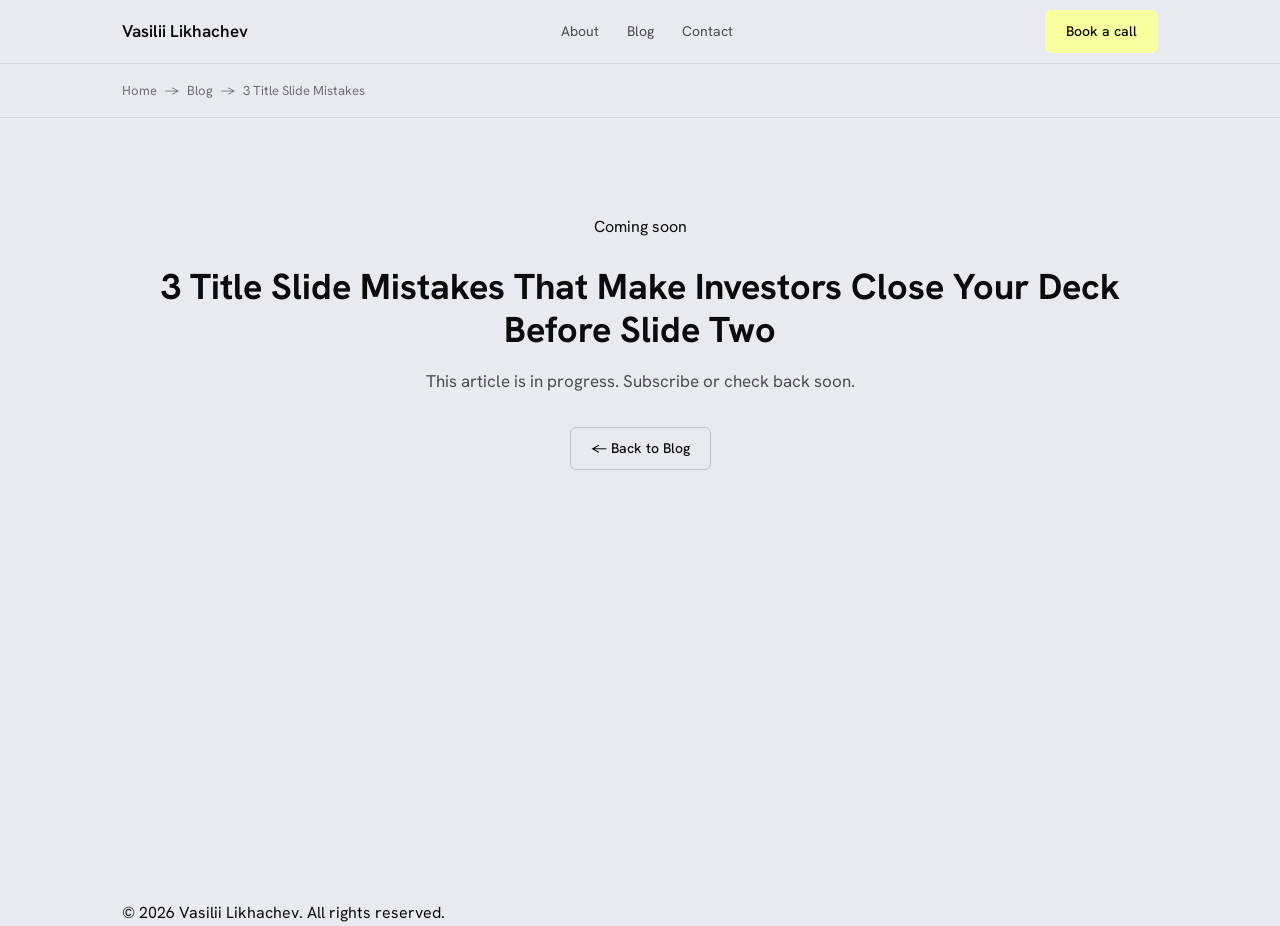
<file: blog/title-slide-mistakes.html>
<!DOCTYPE html>
<html lang="en">
<head>
<script async src="https://www.googletagmanager.com/gtag/js?id=G-HC7ZQZ4S09"></script>
<script>
  window.dataLayer = window.dataLayer || [];
  function gtag(){dataLayer.push(arguments);}
  gtag('js', new Date());
  gtag('config', 'G-HC7ZQZ4S09');
</script>
  <meta charset="UTF-8">
  <meta name="viewport" content="width=device-width, initial-scale=1.0">
  <title>3 Title Slide Mistakes — Vasilii Likhachev</title>
  <link rel="preconnect" href="https://fonts.googleapis.com">
  <link rel="preconnect" href="https://fonts.gstatic.com" crossorigin>
  <link href="https://fonts.googleapis.com/css2?family=Hanken+Grotesk:ital,wght@0,300..800;1,300..700&family=JetBrains+Mono:wght@400;500;600&display=swap" rel="stylesheet">
  <link rel="stylesheet" href="../assets/css/main.css">
  <link rel="stylesheet" href="../assets/css/article.css">
</head>
<body>
  <nav class="nav" id="nav">
    <div class="nav-inner">
      <a href="/" class="nav-logo">Vasilii Likhachev</a>
      <ul class="nav-links" role="list">
        <li><a href="/#about">About</a></li>
        <li><a href="/#blog">Blog</a></li>
        <li><a href="/#contact">Contact</a></li>
      </ul>
      <div class="nav-right">
        <a href="/#calendar" class="btn btn-primary">Book a call</a>
      </div>
      <button class="nav-hamburger" id="hamburger" aria-label="Toggle menu" aria-expanded="false">
        <span></span><span></span><span></span>
      </button>
    </div>
  </nav>
  <div class="nav-mobile" id="nav-mobile">
    <a href="/#about">About</a>
    <a href="/#blog">Blog</a>
    <a href="/#contact">Contact</a>
    <a href="/#calendar" class="btn btn-primary">Book a call</a>
  </div>
  <main class="article-main">
    <div class="breadcrumb-wrap">
      <div class="container">
        <nav class="breadcrumb" aria-label="Breadcrumb">
          <a href="/">Home</a><span aria-hidden="true">→</span>
          <a href="/blog/">Blog</a><span aria-hidden="true">→</span>
          <span>3 Title Slide Mistakes</span>
        </nav>
      </div>
    </div>
    <div class="container">
      <div style="padding: 6rem 0; text-align: center;">
        <span class="blog-tag" style="display:inline-block;margin-bottom:1.5rem;">Coming soon</span>
        <h1 style="font-size: clamp(24px,4vw,36px); font-weight:700; color:var(--text); margin-bottom:1rem; line-height:1.2;">3 Title Slide Mistakes That Make Investors Close Your Deck Before Slide Two</h1>
        <p style="color:var(--text-2); font-size:17px; max-width:480px; margin:0 auto 2rem;">This article is in progress. Subscribe or check back soon.</p>
        <a href="/blog/" class="btn btn-secondary">← Back to Blog</a>
      </div>
    </div>
  </main>
  <footer class="footer"><div class="container footer-inner"><span>© 2026 Vasilii Likhachev. All rights reserved.</span></div></footer>
  <script src="../assets/js/main.js"></script>
</body>
</html>
</file>
<file: assets/css/main.css>
/* ── Variables ─────────────────────────────────────────── */
:root {
  /* Neutral palette — cool light-gray canvas */
  --bg:        #E8EAEF;
  --bg-alt:    #EEF0F4;
  --bg-card:   #FFFFFF;
  --text:      #0B0B0D;
  --text-2:    #494C54;
  --text-3:    #6C707A;
  /* Accent — highlighter yellow (use as background, not text color) */
  --accent:          #F7FF9E;
  --accent-hover:    #EEFA84;
  --accent-2:        rgba(247,255,158,0.45);
  --accent-contrast: #0B0B0D;
  /* Green — secondary accent for tags/badges */
  --green:     #2BA85F;
  --green-2:   #D6F5E3;
  /* Borders */
  --border:    rgba(11,11,13,0.10);
  --border-2:  rgba(11,11,13,0.18);
  /* Inverse / dark surfaces */
  --black:     #000000;
  /* Blueprint grid */
  --grid-line: rgba(36,46,78,0.07);
  /* Status colors (for checklist badges etc.) */
  --danger:    #E5484D;
  --warning:   #C98A12;
  --success:   #2BA85F;
  /* Shadows */
  --shadow-sm: 0 2px 8px rgba(17,22,40,0.08);
  --shadow-md: 0 8px 24px rgba(17,22,40,0.10);
  /* Radius */
  --radius-sm: 6px;
  --radius:    14px;
  --radius-lg: 24px;
  /* Fonts */
  --font-sans: 'Hanken Grotesk', 'Space Grotesk', system-ui, -apple-system, 'Segoe UI', sans-serif;
  --font-mono: 'JetBrains Mono', ui-monospace, 'SF Mono', Menlo, monospace;
  /* Layout */
  --max-w:     1100px;
  --nav-h:     64px;
  --transition: 0.2s ease;
}

/* ── Reset ─────────────────────────────────────────────── */
*, *::before, *::after { box-sizing: border-box; margin: 0; padding: 0; }
html { scroll-behavior: smooth; }
body {
  font-family: var(--font-sans);
  background: var(--bg);
  color: var(--text);
  font-size: 16px;
  line-height: 1.65;
  -webkit-font-smoothing: antialiased;
}
img { display: block; max-width: 100%; }
a { color: inherit; text-decoration: none; }

/* ── Layout ────────────────────────────────────────────── */
.container {
  max-width: var(--max-w);
  margin: 0 auto;
  padding: 0 2rem;
}
section { padding: 96px 0; }
.section-label {
  font-family: var(--font-mono);
  font-size: 11px;
  font-weight: 500;
  letter-spacing: 0.08em;
  text-transform: uppercase;
  color: var(--text-3);
  margin-bottom: 1.5rem;
}
.section-title {
  font-family: var(--font-sans);
  font-size: clamp(28px, 4vw, 40px);
  font-weight: 700;
  line-height: 1.2;
  color: var(--text);
  margin-bottom: 0.5rem;
}
.section-sub {
  font-size: 16px;
  color: var(--text-2);
  max-width: 560px;
  margin-bottom: 3rem;
}

/* ── NAV ───────────────────────────────────────────────── */
.nav {
  position: fixed;
  top: 0; left: 0; right: 0;
  height: var(--nav-h);
  background: rgba(232,234,239,0.88);
  backdrop-filter: blur(12px);
  -webkit-backdrop-filter: blur(12px);
  border-bottom: 1px solid var(--border);
  z-index: 100;
  transition: box-shadow var(--transition);
}
.nav.scrolled { box-shadow: 0 1px 16px rgba(0,0,0,0.06); }
.nav-inner {
  max-width: var(--max-w);
  margin: 0 auto;
  padding: 0 2rem;
  height: 100%;
  display: flex;
  align-items: center;
  justify-content: space-between;
  gap: 2rem;
}
.nav-logo {
  font-family: var(--font-sans);
  font-size: 17px;
  font-weight: 600;
  color: var(--text);
  white-space: nowrap;
  flex-shrink: 0;
}
.nav-links {
  display: flex;
  align-items: center;
  gap: 0.25rem;
  list-style: none;
}
.nav-links a {
  font-size: 14px;
  color: var(--text-2);
  padding: 6px 12px;
  border-radius: var(--radius-sm);
  transition: color var(--transition), background var(--transition);
}
.nav-links a:hover { color: var(--text); background: var(--bg-alt); }

.nav-right {
  display: flex;
  align-items: center;
  gap: 12px;
  flex-shrink: 0;
}

/* Lang toggle */
.lang-toggle {
  display: flex;
  align-items: center;
  gap: 2px;
  background: var(--bg-alt);
  border: 1px solid var(--border);
  border-radius: 8px;
  padding: 3px;
}
.lang-btn {
  font-size: 12px;
  font-weight: 500;
  padding: 4px 10px;
  border-radius: 5px;
  border: none;
  background: transparent;
  color: var(--text-2);
  cursor: pointer;
  transition: background var(--transition), color var(--transition);
}
.lang-btn.active {
  background: var(--bg-card);
  color: var(--text);
  box-shadow: 0 1px 4px rgba(0,0,0,0.08);
}
.lang-btn:hover:not(.active) { color: var(--text); }

/* CTA button */
.btn {
  display: inline-flex;
  align-items: center;
  gap: 6px;
  font-family: var(--font-sans);
  font-size: 14px;
  font-weight: 500;
  padding: 9px 20px;
  border-radius: var(--radius-sm);
  border: 1px solid transparent;
  cursor: pointer;
  transition: all var(--transition);
  text-decoration: none;
}
.btn-primary {
  background: var(--accent);
  color: var(--accent-contrast);
  border-color: var(--accent);
}
.btn-primary:hover {
  background: var(--accent-hover);
  border-color: var(--accent-hover);
}
.btn-secondary {
  background: transparent;
  color: var(--text);
  border-color: var(--border-2);
}
.btn-secondary:hover {
  background: var(--bg-alt);
  border-color: var(--border-2);
}
.btn-accent {
  background: var(--green);
  color: #fff;
  border-color: var(--green);
}
.btn-accent:hover { background: #3a6347; border-color: #3a6347; }

/* Mobile nav toggle */
.nav-hamburger {
  display: none;
  flex-direction: column;
  gap: 5px;
  cursor: pointer;
  padding: 4px;
  background: none;
  border: none;
}
.nav-hamburger span {
  display: block;
  width: 22px;
  height: 2px;
  background: var(--text);
  border-radius: 2px;
  transition: all 0.25s ease;
}

/* Mobile menu */
.nav-mobile {
  display: none;
  position: fixed;
  top: var(--nav-h);
  left: 0; right: 0;
  background: var(--bg);
  border-bottom: 1px solid var(--border);
  padding: 1.5rem 2rem 2rem;
  z-index: 99;
  flex-direction: column;
  gap: 0.25rem;
}
.nav-mobile.open { display: flex; }
.nav-mobile a {
  font-size: 16px;
  color: var(--text-2);
  padding: 10px 12px;
  border-radius: var(--radius-sm);
  transition: color var(--transition), background var(--transition);
}
.nav-mobile a:hover { color: var(--text); background: var(--bg-alt); }
.nav-mobile .btn { margin-top: 0.5rem; width: 100%; justify-content: center; }

/* ── Scroll offset for anchors ─────────────────────────── */
section[id], div[id] { scroll-margin-top: calc(var(--nav-h) + 16px); }

/* ── Divider ───────────────────────────────────────────── */
.divider { width: 100%; height: 1px; background: var(--border); }

/* ── Fade-in on scroll ─────────────────────────────────── */
.reveal {
  opacity: 0;
  transform: translateY(24px);
  transition: opacity 0.55s ease, transform 0.55s ease;
}
.reveal.visible {
  opacity: 1;
  transform: translateY(0);
}
</file>
<file: assets/css/sections.css>
/* ── HERO ──────────────────────────────────────────────── */
.hero-section {
  padding: calc(var(--nav-h) + 80px) 0 80px;
  background-color: var(--bg);
  background-image:
    linear-gradient(var(--grid-line) 1px, transparent 1px),
    linear-gradient(90deg, var(--grid-line) 1px, transparent 1px);
  background-size: 44px 44px;
  background-position: -1px -1px;
}
.hero-inner {
  display: grid;
  grid-template-columns: 1fr 480px;
  gap: 4rem;
  align-items: center;
}
.hero-tag {
  display: inline-block;
  font-size: 12px;
  font-weight: 500;
  letter-spacing: 0.08em;
  text-transform: uppercase;
  color: var(--accent-contrast);
  background: var(--accent);
  border-radius: 100px;
  padding: 5px 14px;
  margin-bottom: 1.25rem;
}
.hero-name {
  font-family: var(--font-sans);
  font-size: clamp(42px, 6vw, 68px);
  font-weight: 700;
  line-height: 1.05;
  color: var(--text);
  margin-bottom: 1.25rem;
}
.hero-sub {
  font-size: clamp(16px, 2vw, 19px);
  color: var(--text-2);
  max-width: 480px;
  line-height: 1.6;
  margin-bottom: 2rem;
}
.hero-ctas {
  display: flex;
  gap: 12px;
  flex-wrap: wrap;
  margin-bottom: 2rem;
}
.hero-badges {
  display: flex;
  flex-wrap: wrap;
  gap: 8px;
}
.badge {
  font-size: 12px;
  color: var(--accent-contrast);
  background: var(--accent);
  border: 1px solid var(--accent-hover);
  border-radius: 100px;
  padding: 4px 12px;
}
.hero-photo-wrap { flex-shrink: 0; }
.hero-photo {
  width: 480px;
  height: 580px;
  object-fit: cover;
  object-position: center top;
  border-radius: var(--radius-lg);
}

/* ── STATS DASHBOARD ───────────────────────────────────── */
.stats-section {
  padding: 80px 0;
  background: var(--black);
}
.stats-section .section-label {
  color: rgba(255,255,255,0.3);
  margin-bottom: 2.5rem;
}
.stats-grid {
  display: grid;
  grid-template-columns: repeat(4, 1fr);
}
.stat-card {
  position: relative;
  padding: 2.5rem 2rem;
  border: 1px solid rgba(255,255,255,0.07);
  margin: -1px 0 0 -1px;
  opacity: 0;
  animation: statFadeUp 0.6s ease forwards;
  cursor: default;
  transition: background 0.2s ease;
}
.stat-card:hover {
  background: rgba(255,255,255,0.04);
}
@keyframes statFadeUp {
  from { opacity: 0; transform: translateY(16px); }
  to   { opacity: 1; transform: translateY(0); }
}
.stat-value {
  font-family: var(--font-sans);
  font-size: clamp(32px, 3.5vw, 48px);
  font-weight: 700;
  color: #fff;
  line-height: 1;
  margin-bottom: 10px;
  letter-spacing: -0.01em;
}
.stat-label {
  font-size: 13px;
  color: rgba(255,255,255,0.4);
  line-height: 1.45;
  max-width: 160px;
}
/* accent line on hover */
.stat-card::after {
  content: '';
  position: absolute;
  bottom: 0; left: 2rem; right: 2rem;
  height: 1px;
  background: var(--accent);
  transform: scaleX(0);
  transform-origin: left;
  transition: transform 0.3s ease;
}
.stat-card:hover::after { transform: scaleX(1); }

/* ── ABOUT ─────────────────────────────────────────────── */
.about-section { background: var(--bg-alt); }
.about-grid {
  display: grid;
  grid-template-columns: 1fr 260px;
  gap: 4rem;
  align-items: start;
}
.about-text p {
  font-size: 16px;
  color: var(--text-2);
  line-height: 1.8;
  margin-bottom: 1.25rem;
}
.about-facts {
  display: flex;
  flex-direction: column;
  gap: 10px;
}
.fact-item {
  display: flex;
  align-items: center;
  gap: 12px;
  font-size: 13px;
  color: var(--text-2);
  background: var(--bg-card);
  border: 1px solid var(--border);
  border-radius: var(--radius-sm);
  padding: 11px 14px;
}
.fact-icon { font-size: 16px; flex-shrink: 0; }

/* ── ACCELERATORS ──────────────────────────────────────── */
.accel-section { background: var(--bg); }
.accel-grid {
  display: flex;
  flex-wrap: wrap;
  gap: 8px;
}
.accel-tag {
  font-size: 13px;
  color: var(--text-2);
  background: var(--bg-alt);
  border: 1px solid var(--border);
  border-radius: 100px;
  padding: 6px 16px;
  transition: all var(--transition);
}
.accel-tag:hover { border-color: var(--border-2); color: var(--text); }
.accel-featured {
  color: var(--accent-contrast);
  background: var(--accent);
  border-color: transparent;
}

/* ── CLIENTS ───────────────────────────────────────────── */
.clients-section { background: var(--bg-alt); }
.clients-grid {
  display: grid;
  grid-template-columns: repeat(auto-fill, minmax(210px, 1fr));
  gap: 16px;
}
.client-card {
  background: var(--bg-card);
  border: 1px solid var(--border);
  border-radius: var(--radius);
  padding: 1.5rem;
  transition: border-color var(--transition), box-shadow var(--transition);
}
.client-card:hover {
  border-color: var(--border-2);
  box-shadow: 0 4px 16px rgba(0,0,0,0.06);
}
.client-name {
  font-size: 16px;
  font-weight: 500;
  color: var(--text);
  margin-bottom: 6px;
}
.client-role { font-size: 13px; color: var(--text-3); line-height: 1.4; }

/* ── BLOG ──────────────────────────────────────────────── */
.blog-section { background: var(--bg); }
.blog-header {
  display: flex;
  align-items: flex-start;
  justify-content: space-between;
  gap: 2rem;
  margin-bottom: 3rem;
}
.blog-grid {
  display: grid;
  grid-template-columns: repeat(auto-fill, minmax(300px, 1fr));
  gap: 24px;
}
.blog-card {
  background: var(--bg-card);
  border: 1px solid var(--border);
  border-radius: var(--radius);
  padding: 1.75rem;
  display: flex;
  flex-direction: column;
  gap: 12px;
  transition: border-color var(--transition), box-shadow var(--transition);
}
.blog-card:hover {
  border-color: var(--border-2);
  box-shadow: 0 4px 20px rgba(0,0,0,0.07);
}
.blog-card-meta { display: flex; align-items: center; gap: 10px; }
.blog-tag {
  font-size: 11px;
  font-weight: 500;
  letter-spacing: 0.06em;
  text-transform: uppercase;
  color: var(--accent-contrast);
  background: var(--accent);
  border-radius: 100px;
  padding: 3px 10px;
}
.blog-date { font-size: 12px; color: var(--text-3); }
.blog-card-title {
  font-family: var(--font-sans);
  font-size: 18px;
  font-weight: 600;
  line-height: 1.35;
  color: var(--text);
}
.blog-card-excerpt {
  font-size: 14px;
  color: var(--text-2);
  line-height: 1.6;
  flex: 1;
}
.blog-read-more {
  font-size: 13px;
  font-weight: 500;
  color: var(--text-2);
  margin-top: 4px;
  transition: opacity var(--transition);
}
.blog-read-more:hover { opacity: 0.7; }

/* ── CALENDAR ──────────────────────────────────────────── */
.calendar-section { background: var(--text); }
.calendar-cta-block {
  display: flex;
  align-items: center;
  justify-content: space-between;
  gap: 3rem;
  flex-wrap: wrap;
}
.calendar-cta-title {
  font-family: var(--font-sans);
  font-size: clamp(24px, 3vw, 36px);
  font-weight: 700;
  color: #fff;
  margin-bottom: 0.75rem;
  line-height: 1.2;
}
.calendar-cta-sub {
  font-size: 16px;
  color: rgba(255,255,255,0.55);
  max-width: 480px;
  line-height: 1.6;
}
.calendar-section .section-label { color: rgba(255,255,255,0.3); margin-bottom: 1rem; }
.calendar-cta-btn {
  font-size: 15px;
  padding: 14px 28px;
  white-space: nowrap;
  flex-shrink: 0;
  background: var(--accent);
  border-color: var(--accent);
}

/* ── CONTACT ───────────────────────────────────────────── */
.contact-section { background: var(--bg); }
.contact-grid { display: flex; gap: 4rem; flex-wrap: wrap; }
.contact-block { display: flex; flex-direction: column; gap: 10px; }
.contact-label {
  font-size: 11px;
  font-weight: 500;
  letter-spacing: 0.1em;
  text-transform: uppercase;
  color: var(--text-3);
}
.contact-value {
  font-size: 18px;
  color: var(--text);
  transition: color var(--transition);
}
.contact-value:hover { color: var(--text); }
.social-links { display: flex; gap: 10px; flex-wrap: wrap; }
.social-link {
  font-size: 14px;
  color: var(--text-2);
  padding: 8px 16px;
  border: 1px solid var(--border);
  border-radius: var(--radius-sm);
  transition: all var(--transition);
}
.social-link:hover {
  color: var(--text);
  border-color: var(--border-2);
  background: var(--bg-alt);
}

/* ── FOOTER ────────────────────────────────────────────── */
.footer {
  padding: 2rem 0;
  border-top: 1px solid var(--border);
  background: var(--bg);
}
.footer-inner {
  display: flex;
  align-items: center;
  justify-content: space-between;
  gap: 1rem;
  font-size: 13px;
  color: var(--text-3);
}

/* ── RESPONSIVE ────────────────────────────────────────── */
@media (max-width: 1024px) {
  .stats-grid { grid-template-columns: repeat(4, 1fr); }
  .hero-inner { grid-template-columns: 1fr 380px; }
}
@media (max-width: 900px) {
  .stats-grid { grid-template-columns: repeat(2, 1fr); }
  .hero-inner { grid-template-columns: 1fr; }
  .hero-photo-wrap { display: none; }
  .about-grid { grid-template-columns: 1fr; }
  .nav-links { display: none; }
  .nav-right .btn { display: none; }
  .nav-hamburger { display: flex; }
  .blog-header { flex-direction: column; }
  .calendar-cta-block { flex-direction: column; align-items: flex-start; gap: 2rem; }
  .calendar-cta-btn { width: 100%; justify-content: center; }
}
@media (max-width: 560px) {
  section { padding: 56px 0; }
  .container { padding: 0 1.25rem; }
  .hero-section { padding: calc(var(--nav-h) + 48px) 0 48px; }
  .hero-name { font-size: 36px; }
  .hero-sub { font-size: 16px; }
  .hero-ctas { flex-direction: column; }
  .hero-ctas .btn { width: 100%; justify-content: center; }
  .hero-badges { gap: 6px; }
  .stats-grid { grid-template-columns: repeat(2, 1fr); }
  .stat-card { padding: 1.25rem 1rem; }
  .stat-value { font-size: 28px; }
  .stat-label { font-size: 12px; }
  .about-facts { gap: 8px; }
  .clients-grid { grid-template-columns: 1fr 1fr; }
  .blog-grid { grid-template-columns: 1fr; }
  .contact-grid { flex-direction: column; gap: 2rem; }
  .footer-inner { flex-direction: column; text-align: center; }
  .calendar-cta-title { font-size: 24px; }
}
</file>
<file: assets/css/blog-index.css>
.blog-index-main {
  padding-top: var(--nav-h);
  min-height: 100vh;
}
.blog-index-header {
  padding: 4rem 0 3rem;
  border-bottom: 1px solid var(--border);
  margin-bottom: 3rem;
}
.blog-index-title {
  font-family: var(--font-sans);
  font-size: clamp(28px, 4vw, 42px);
  font-weight: 700;
  color: var(--text);
  margin-bottom: 0.75rem;
  line-height: 1.15;
}
.blog-index-sub {
  font-size: 17px;
  color: var(--text-2);
  max-width: 540px;
  line-height: 1.6;
}
.blog-index-grid {
  display: grid;
  grid-template-columns: repeat(auto-fill, minmax(300px, 1fr));
  gap: 24px;
  padding-bottom: 6rem;
}
</file>
<file: assets/css/article.css>
.article-main {
  padding-top: var(--nav-h);
  min-height: 100vh;
}
.breadcrumb-wrap {
  padding: 1rem 0;
  border-bottom: 1px solid var(--border);
  background: var(--bg);
}
.breadcrumb {
  display: flex;
  align-items: center;
  gap: 8px;
  font-size: 13px;
  color: var(--text-3);
}
.breadcrumb a { color: var(--text-3); transition: color var(--transition); }
.breadcrumb a:hover { color: var(--text); }
.article-layout {
  display: grid;
  grid-template-columns: 1fr 280px;
  gap: 4rem;
  padding: 3rem 0 6rem;
  align-items: start;
}
.article-header {
  margin-bottom: 2.5rem;
  padding-bottom: 2rem;
  border-bottom: 1px solid var(--border);
}
.article-meta {
  display: flex;
  align-items: center;
  gap: 12px;
  margin-bottom: 1.25rem;
}
.article-header h1 {
  font-family: var(--font-sans);
  font-size: clamp(28px, 4vw, 42px);
  font-weight: 700;
  line-height: 1.15;
  color: var(--text);
  margin-bottom: 1.25rem;
}
.article-lead {
  font-size: 18px;
  color: var(--text-2);
  line-height: 1.7;
  margin-bottom: 1.5rem;
  max-width: 640px;
}
.article-author {
  display: flex;
  align-items: center;
  gap: 12px;
}
.author-avatar {
  width: 40px;
  height: 40px;
  border-radius: 50%;
  background: var(--accent);
  color: var(--accent-contrast);
  display: flex;
  align-items: center;
  justify-content: center;
  font-size: 13px;
  font-weight: 500;
  flex-shrink: 0;
}
.author-name { font-size: 14px; font-weight: 500; color: var(--text); }
.author-title { font-size: 12px; color: var(--text-3); }
.article-content h2 {
  font-family: var(--font-sans);
  font-size: clamp(20px, 2.5vw, 26px);
  font-weight: 600;
  color: var(--text);
  margin: 2.5rem 0 1rem;
  line-height: 1.25;
}
.article-content h3 {
  font-size: 17px;
  font-weight: 500;
  color: var(--text);
  margin: 1.75rem 0 0.75rem;
}
.article-content p {
  font-size: 16px;
  color: var(--text-2);
  line-height: 1.8;
  margin-bottom: 1.25rem;
}
.article-content ul,
.article-content ol {
  margin: 0 0 1.25rem 1.5rem;
  color: var(--text-2);
  font-size: 16px;
  line-height: 1.75;
}
.article-content li { margin-bottom: 0.5rem; }
.article-content strong { color: var(--text); font-weight: 500; }
.article-content em { font-style: italic; }
.article-content a { color: var(--text); text-decoration: underline; text-underline-offset: 3px; }
.article-content a:hover { opacity: 0.75; }
.article-content blockquote {
  margin: 1.75rem 0;
  padding: 1.25rem 1.5rem;
  background: var(--accent-2);
  border-left: 3px solid var(--accent-hover);
  border-radius: 0 var(--radius-sm) var(--radius-sm) 0;
}
.article-content blockquote p {
  font-size: 15px;
  color: var(--text);
  font-style: italic;
  margin-bottom: 0.5rem;
  line-height: 1.65;
}
.article-content blockquote cite {
  font-size: 12px;
  color: var(--text-3);
  font-style: normal;
}
.article-cta-inline {
  margin: 2rem 0;
  padding: 1.25rem 1.5rem;
  background: var(--accent-2);
  border-radius: var(--radius);
  border: 1px solid var(--accent-hover);
}
.article-cta-inline p { font-size: 15px; color: var(--text); margin: 0; }
.article-cta-inline a { color: var(--text); font-weight: 500; text-decoration: underline; text-underline-offset: 2px; }
.faq-list { margin-top: 1rem; }
.faq-item {
  border-top: 1px solid var(--border);
  padding: 1.25rem 0;
}
.faq-item:last-child { border-bottom: 1px solid var(--border); }
.faq-item h3 {
  font-size: 16px;
  font-weight: 500;
  color: var(--text);
  margin: 0 0 0.75rem;
  line-height: 1.4;
}
.faq-item p {
  font-size: 15px;
  color: var(--text-2);
  margin: 0;
  line-height: 1.7;
}
.article-cta-final {
  margin-top: 3rem;
  padding: 2.5rem;
  background: var(--text);
  border-radius: var(--radius-lg);
  text-align: center;
}
.article-cta-final h3 {
  font-family: var(--font-sans);
  font-size: 24px;
  font-weight: 700;
  color: #fff;
  margin-bottom: 0.75rem;
}
.article-cta-final p {
  font-size: 15px;
  color: rgba(255,255,255,0.6);
  margin-bottom: 1.5rem;
}
.article-sidebar {
  position: sticky;
  top: calc(var(--nav-h) + 2rem);
  display: flex;
  flex-direction: column;
  gap: 1.5rem;
}
.sidebar-card {
  background: var(--bg-card);
  border: 1px solid var(--border);
  border-radius: var(--radius);
  padding: 1.5rem;
}
.sidebar-author-avatar {
  width: 48px;
  height: 48px;
  border-radius: 50%;
  background: var(--accent);
  color: var(--accent-contrast);
  display: flex;
  align-items: center;
  justify-content: center;
  font-size: 14px;
  font-weight: 500;
  margin-bottom: 0.75rem;
}
.sidebar-author-name { font-size: 15px; font-weight: 500; color: var(--text); margin-bottom: 4px; }
.sidebar-author-bio { font-size: 13px; color: var(--text-2); line-height: 1.5; }
.sidebar-toc-title {
  font-size: 11px;
  font-weight: 500;
  letter-spacing: 0.1em;
  text-transform: uppercase;
  color: var(--text-3);
  margin-bottom: 1rem;
}
.sidebar-toc nav {
  display: flex;
  flex-direction: column;
  gap: 4px;
}
.sidebar-toc a {
  font-size: 13px;
  color: var(--text-2);
  padding: 5px 8px;
  border-radius: var(--radius-sm);
  transition: all var(--transition);
  line-height: 1.4;
}
.sidebar-toc a:hover { color: var(--accent-contrast); background: var(--accent); }
@media (max-width: 900px) {
  .article-layout { grid-template-columns: 1fr; gap: 2rem; }
  .article-sidebar { position: static; }
  .sidebar-toc { display: none; }
}
@media (max-width: 560px) {
  .article-layout { padding: 2rem 0 4rem; }
  .article-cta-final { padding: 1.75rem; }
}

/* ── CHECKLIST PAGE ────────────────────────────────────── */
.checklist-legend {
  display: flex;
  flex-wrap: wrap;
  gap: 1rem;
  margin-bottom: 2.5rem;
  padding: 1rem 1.25rem;
  background: var(--bg-card);
  border: 1px solid var(--border);
  border-radius: var(--radius-sm);
}
.legend-item {
  display: flex;
  align-items: center;
  gap: 8px;
  font-size: 13px;
  color: var(--text-2);
}
.legend-dot {
  width: 10px;
  height: 10px;
  border-radius: 50%;
  flex-shrink: 0;
}
.legend-dot.critical  { background: var(--danger); }
.legend-dot.important { background: var(--warning); }
.legend-dot.enhances  { background: var(--success); }

.checklist-section-block {
  margin-bottom: 2.5rem;
}
.checklist-section-block h2 {
  /* inherits article-content h2 */
}
.checklist-section-desc {
  font-size: 14px;
  color: var(--text-3);
  font-style: italic;
  margin: -0.5rem 0 1rem;
  line-height: 1.5;
}
.checklist-items {
  display: flex;
  flex-direction: column;
}
.checklist-item {
  display: flex;
  gap: 1rem;
  padding: 1rem 0 1rem 1.25rem;
  border-bottom: 1px solid var(--border);
  position: relative;
}
.checklist-item:first-child { border-top: 1px solid var(--border); }
.checklist-item::before {
  content: '';
  position: absolute;
  left: 0;
  top: 1rem;
  bottom: 1rem;
  width: 3px;
  border-radius: 2px;
}
.priority-critical::before  { background: var(--danger); }
.priority-important::before { background: var(--warning); }
.priority-enhances::before  { background: var(--success); }

.checklist-body { flex: 1; min-width: 0; }
.checklist-badge {
  display: inline-block;
  font-family: var(--font-mono);
  font-size: 9px;
  font-weight: 600;
  letter-spacing: 0.07em;
  text-transform: uppercase;
  padding: 2px 7px;
  border-radius: 100px;
  margin-bottom: 0.4rem;
}
.priority-critical  .checklist-badge { background: rgba(229,72,77,0.12);  color: var(--danger);  }
.priority-important .checklist-badge { background: rgba(201,138,18,0.12); color: var(--warning); }
.priority-enhances  .checklist-badge { background: rgba(43,168,95,0.12);  color: var(--success); }

.checklist-item-title {
  font-size: 15px;
  font-weight: 600;
  color: var(--text);
  line-height: 1.4;
  margin-bottom: 0.35rem;
}
.checklist-reason {
  font-size: 13px;
  color: var(--text-2);
  line-height: 1.6;
  margin-bottom: 0.2rem;
}
.checklist-reason em { font-style: normal; font-weight: 500; color: var(--text-3); }
.checklist-example {
  font-size: 12.5px;
  color: var(--text-3);
  line-height: 1.5;
  font-style: italic;
}

/* TOC scroll for long sidebar */
.sidebar-toc-scroll {
  max-height: calc(100vh - var(--nav-h) - 8rem);
  overflow-y: auto;
  scrollbar-width: thin;
}

/* Sidebar TOC active link */
.sidebar-toc a.active {
  color: var(--accent-contrast);
  background: var(--accent);
}

@media (max-width: 560px) {
  .checklist-legend { flex-direction: column; gap: 0.6rem; }
  .checklist-item { padding: 0.875rem 0 0.875rem 1rem; }
}
</file>
